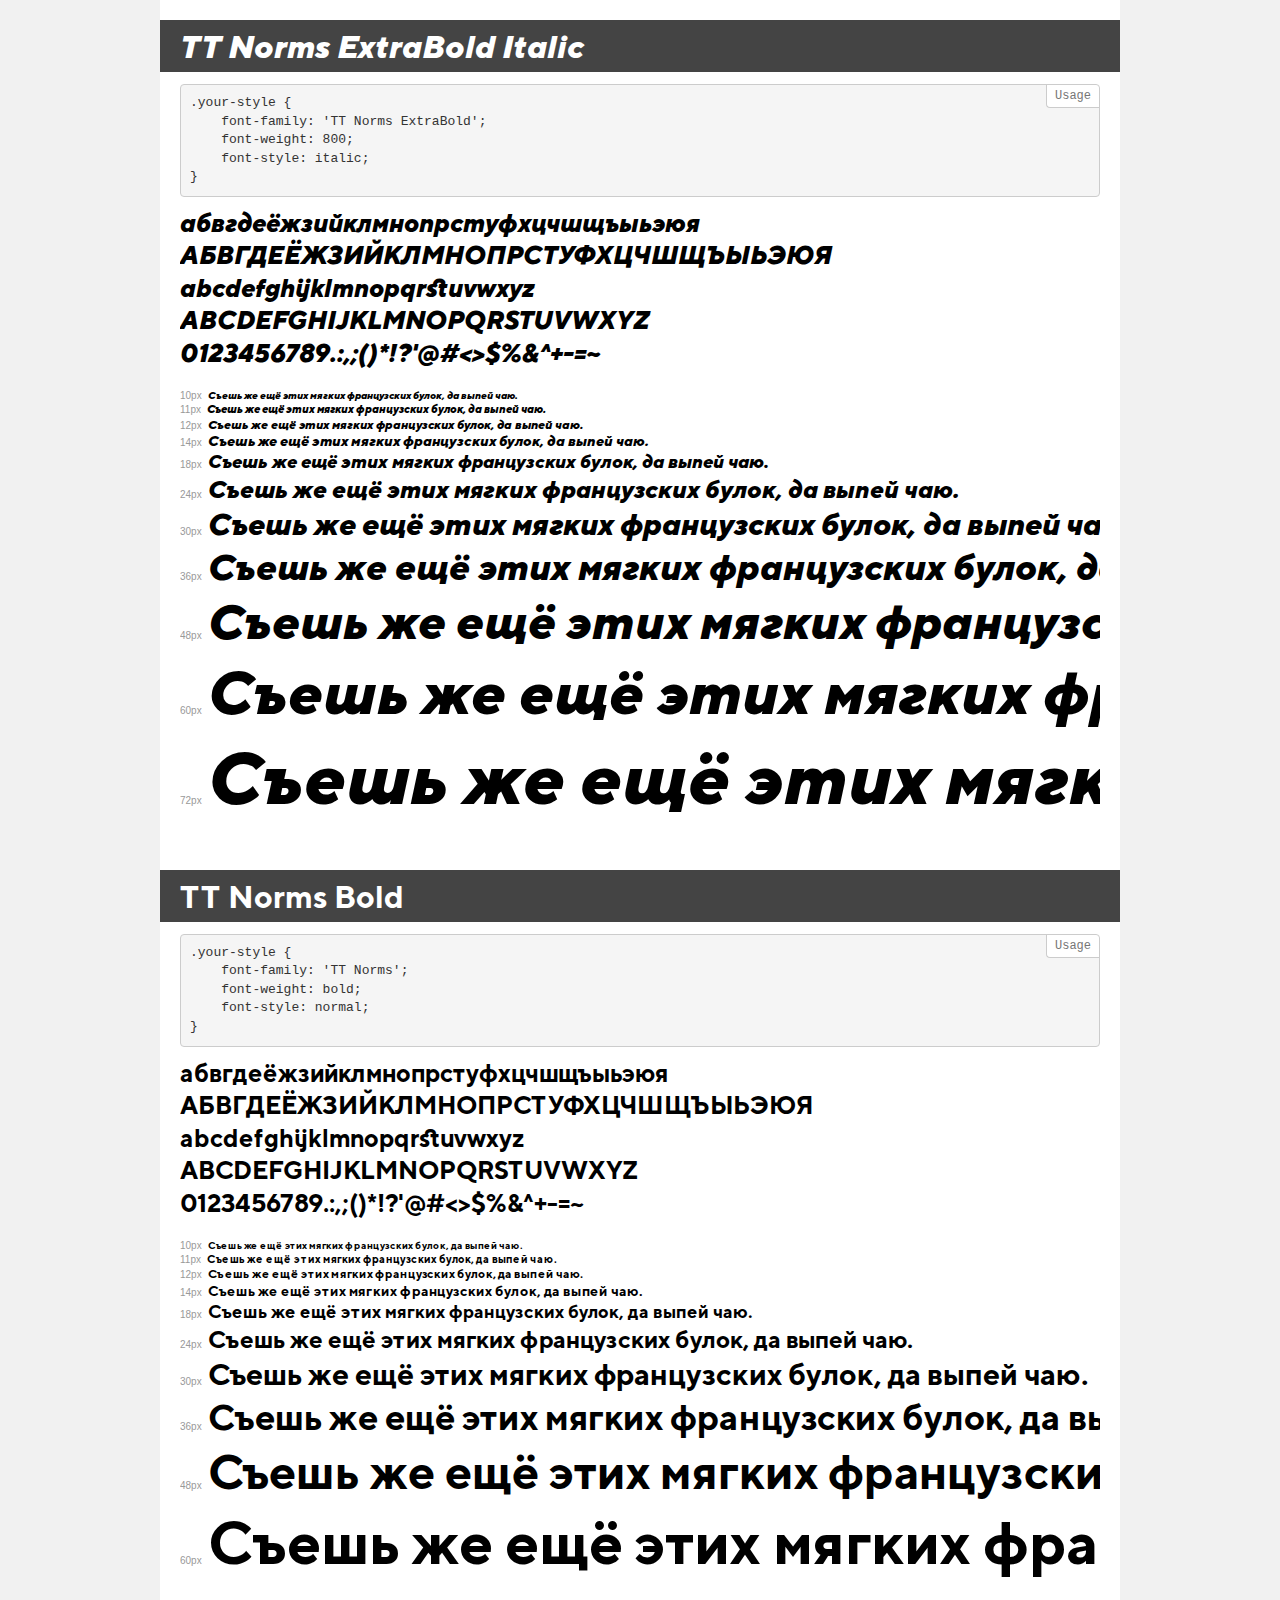
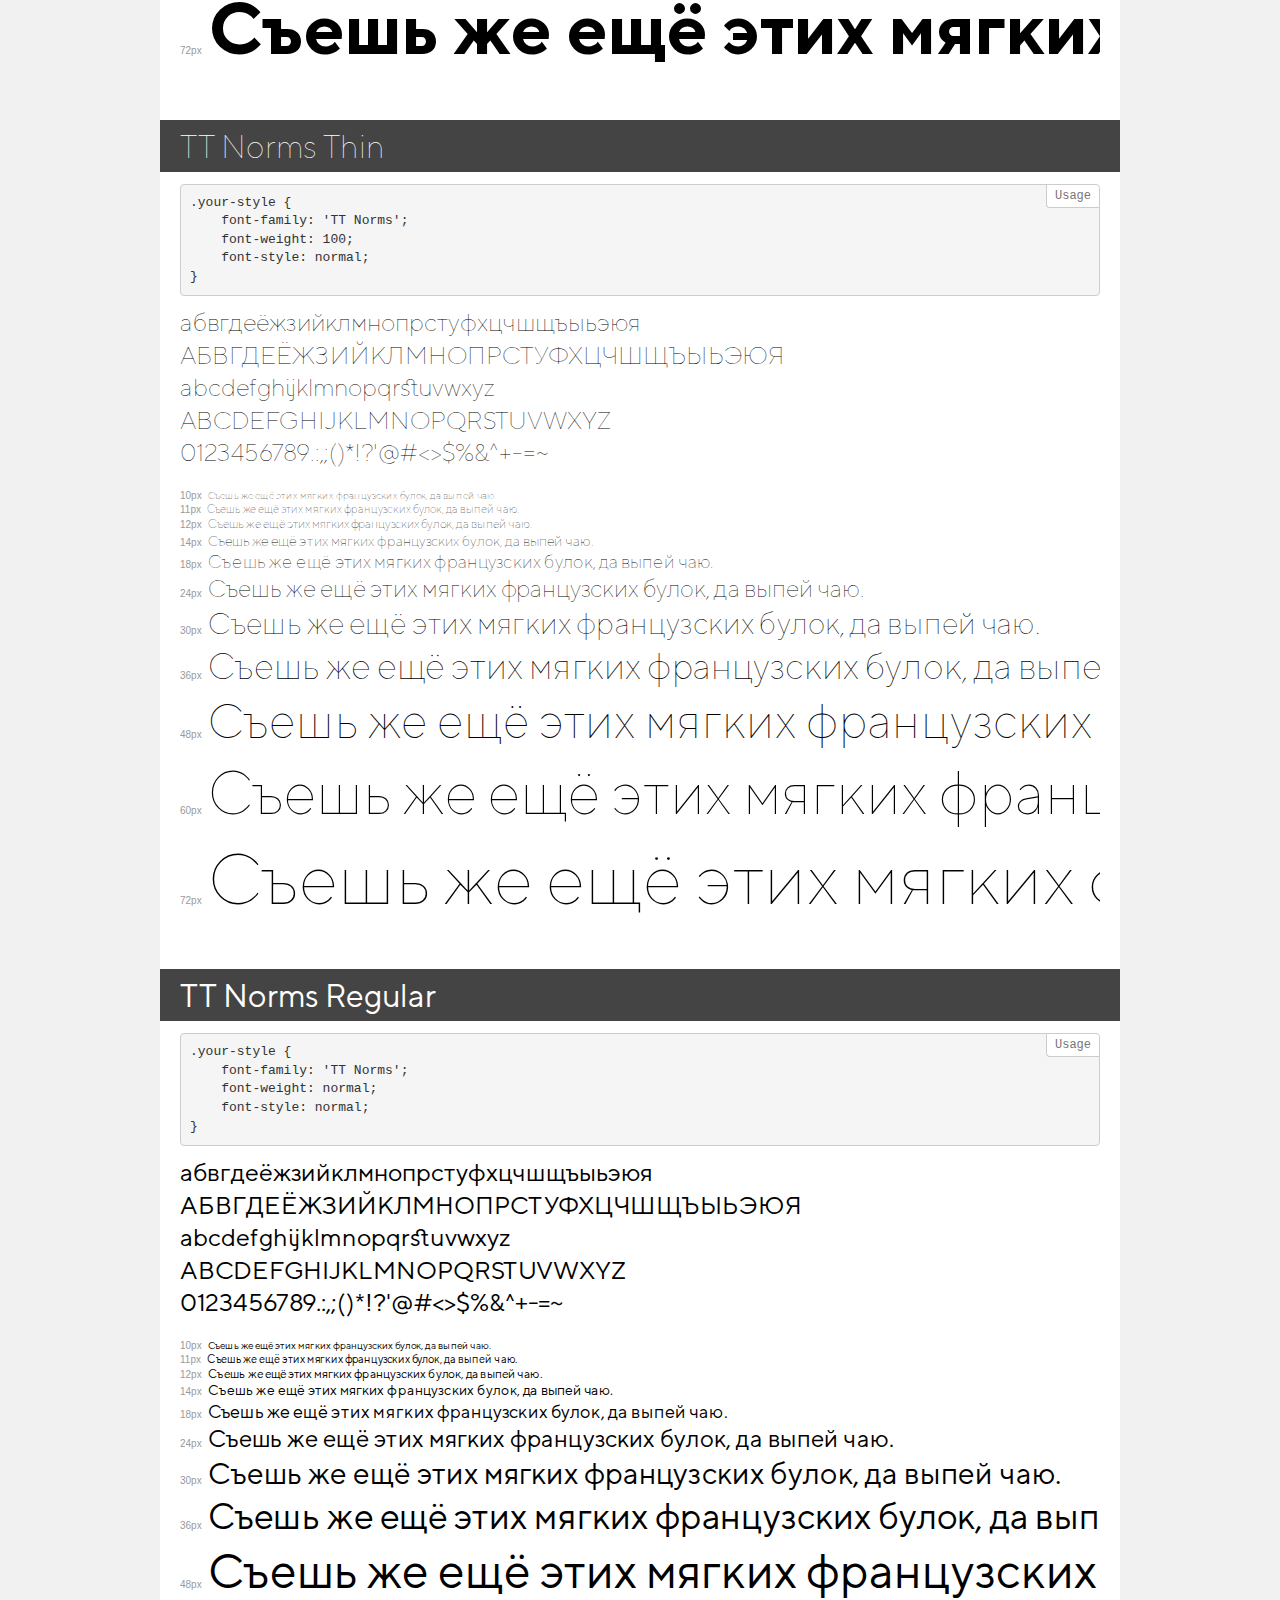
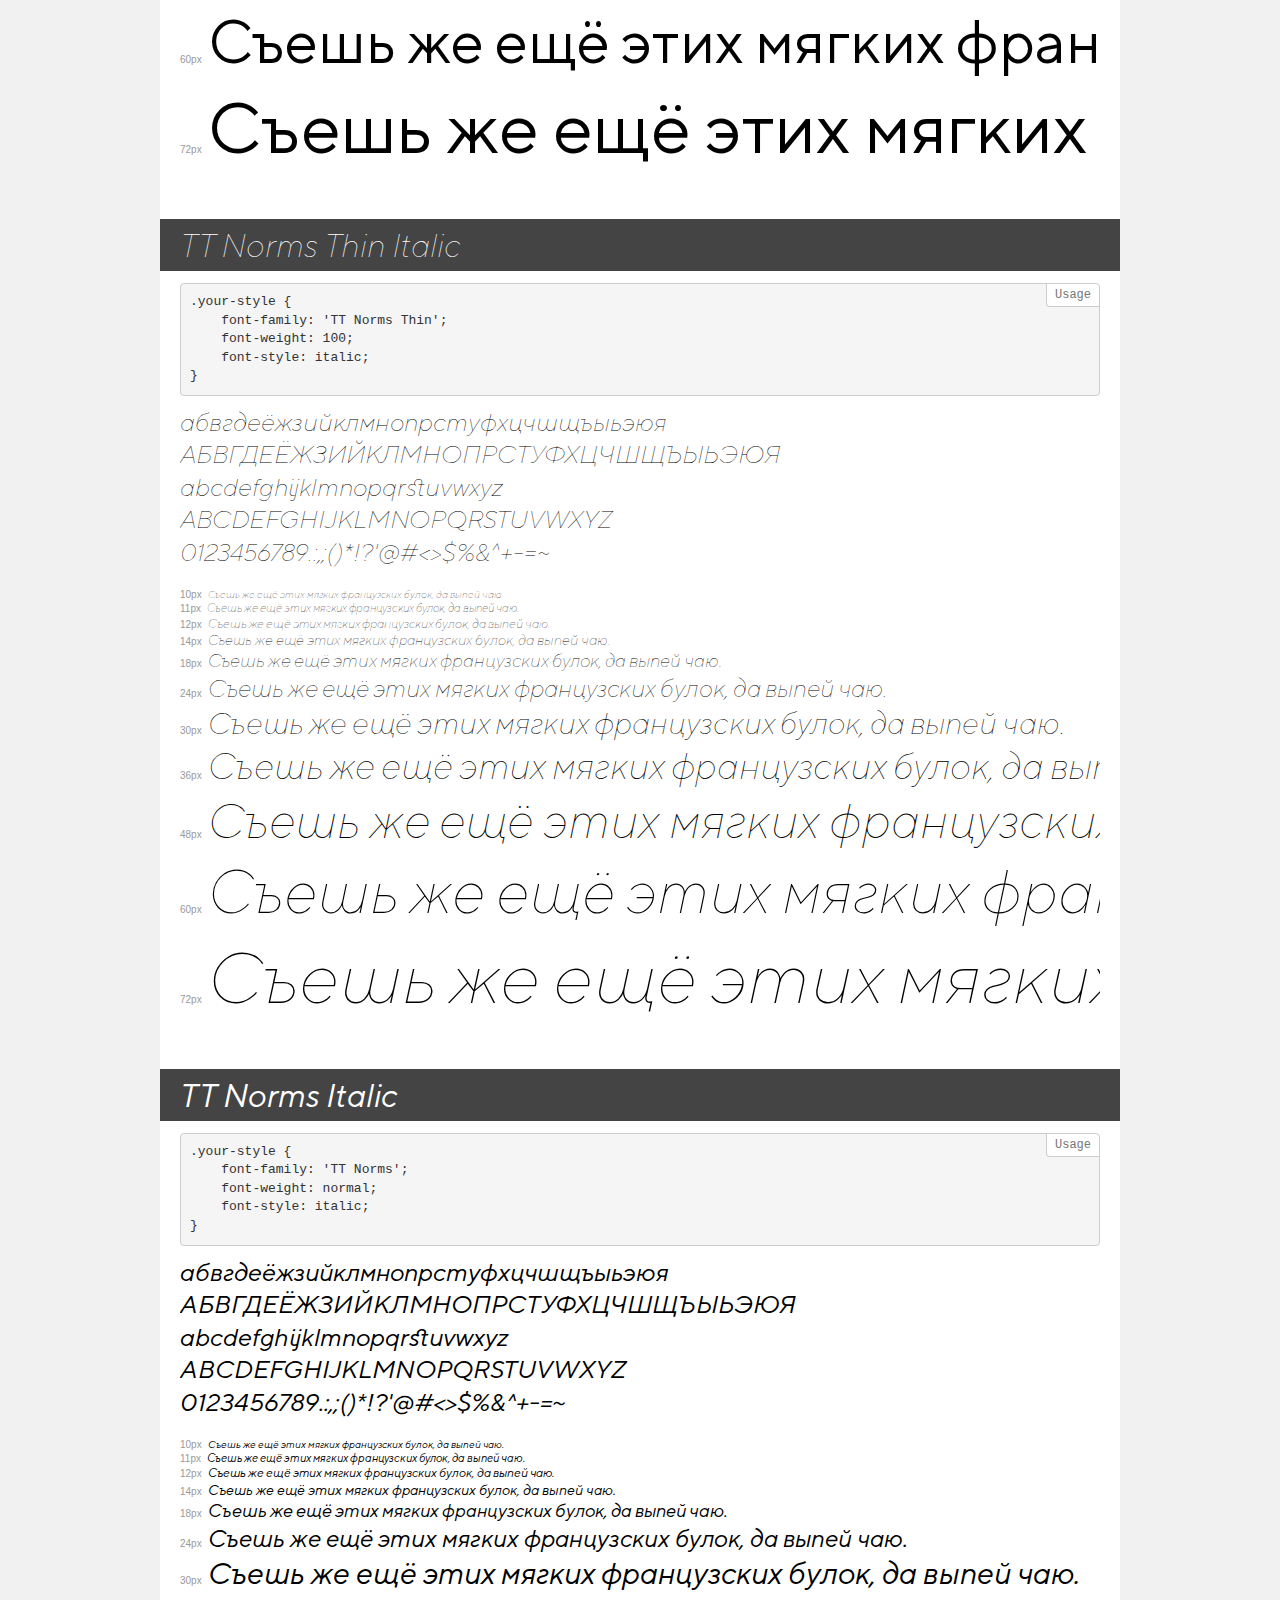
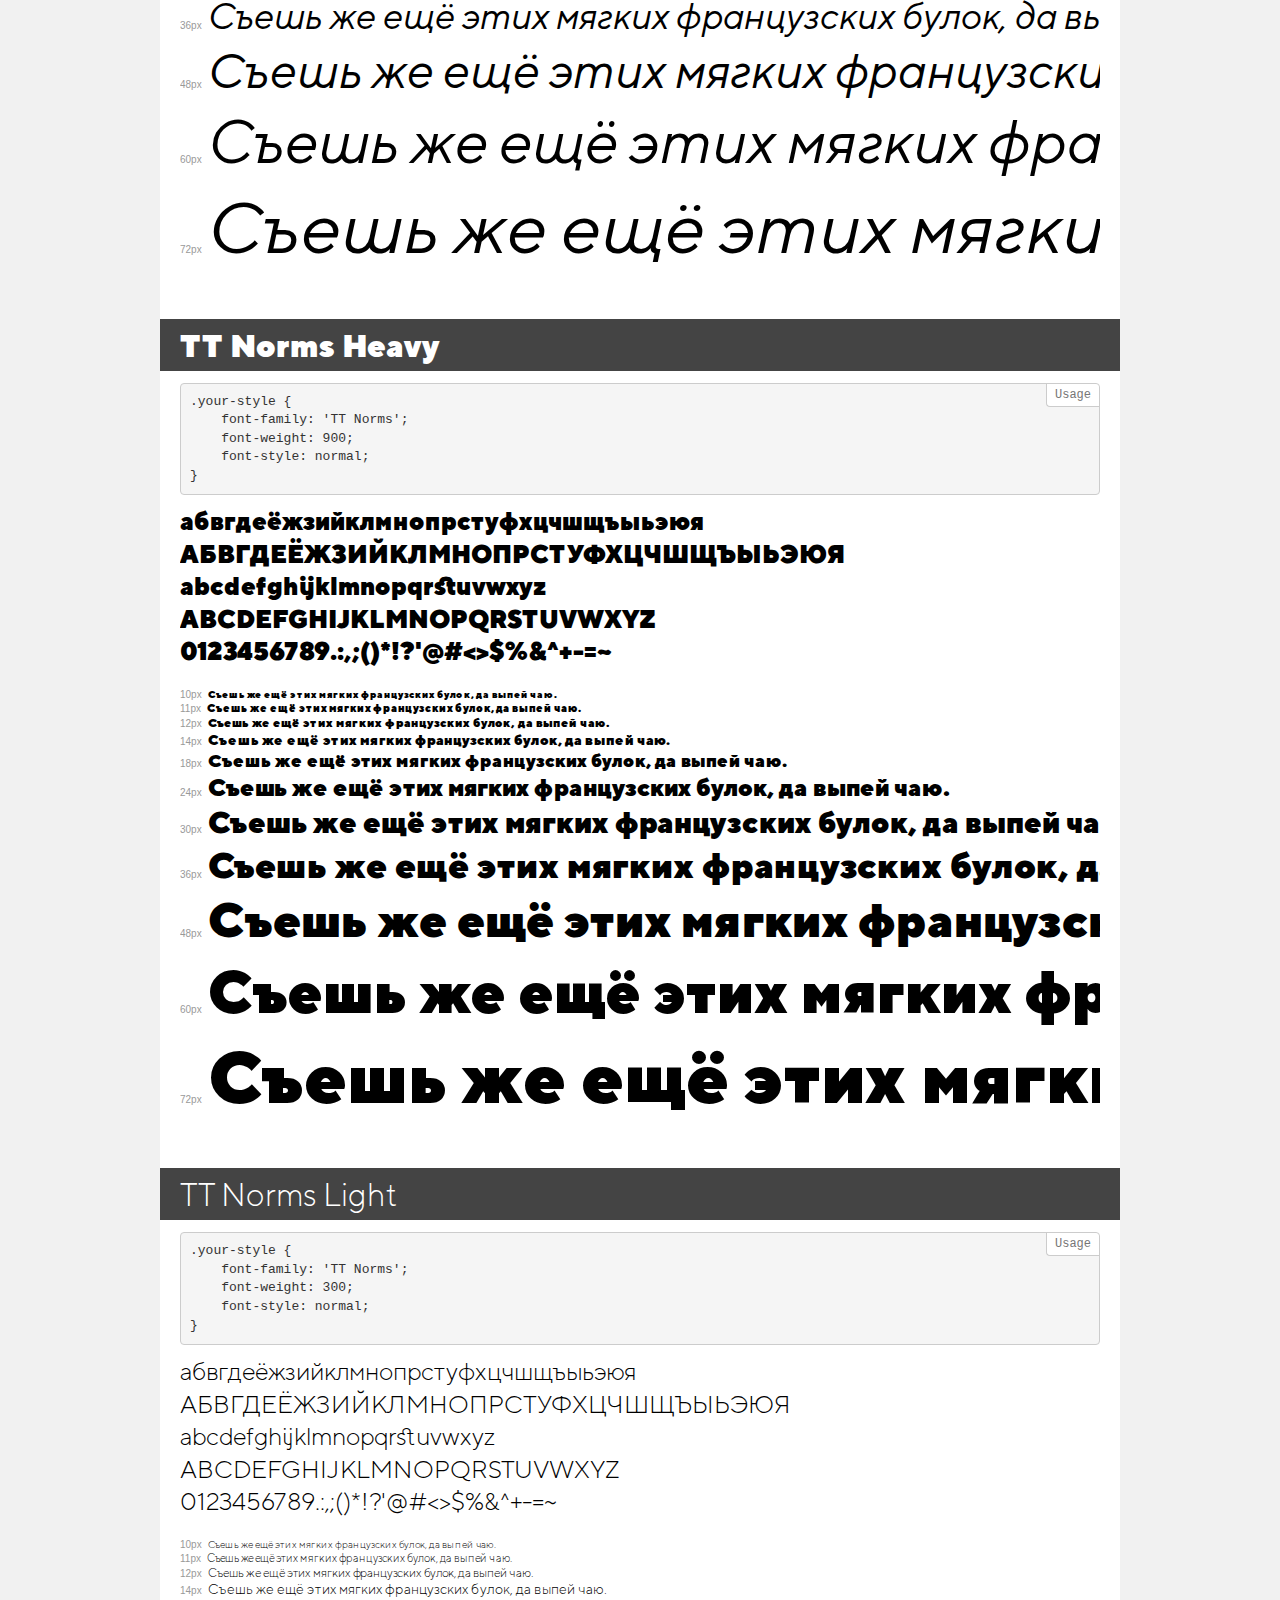
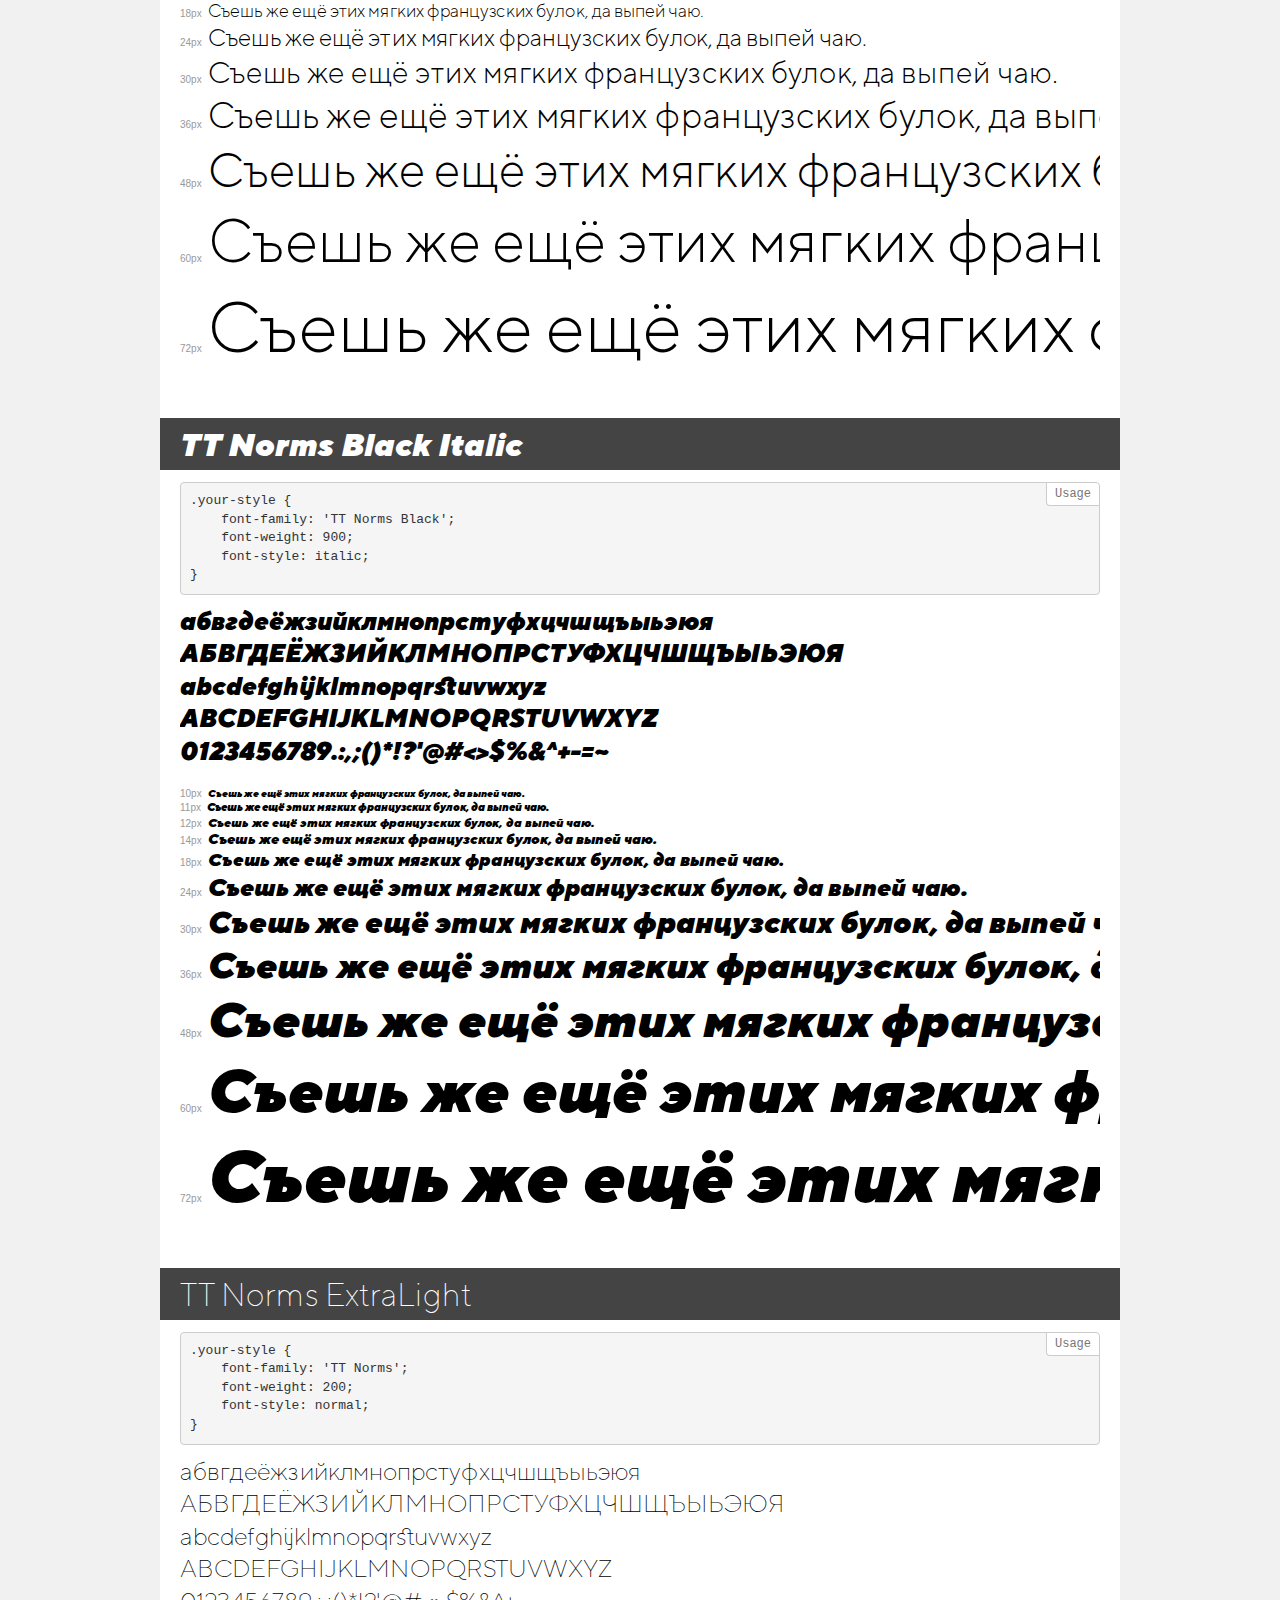
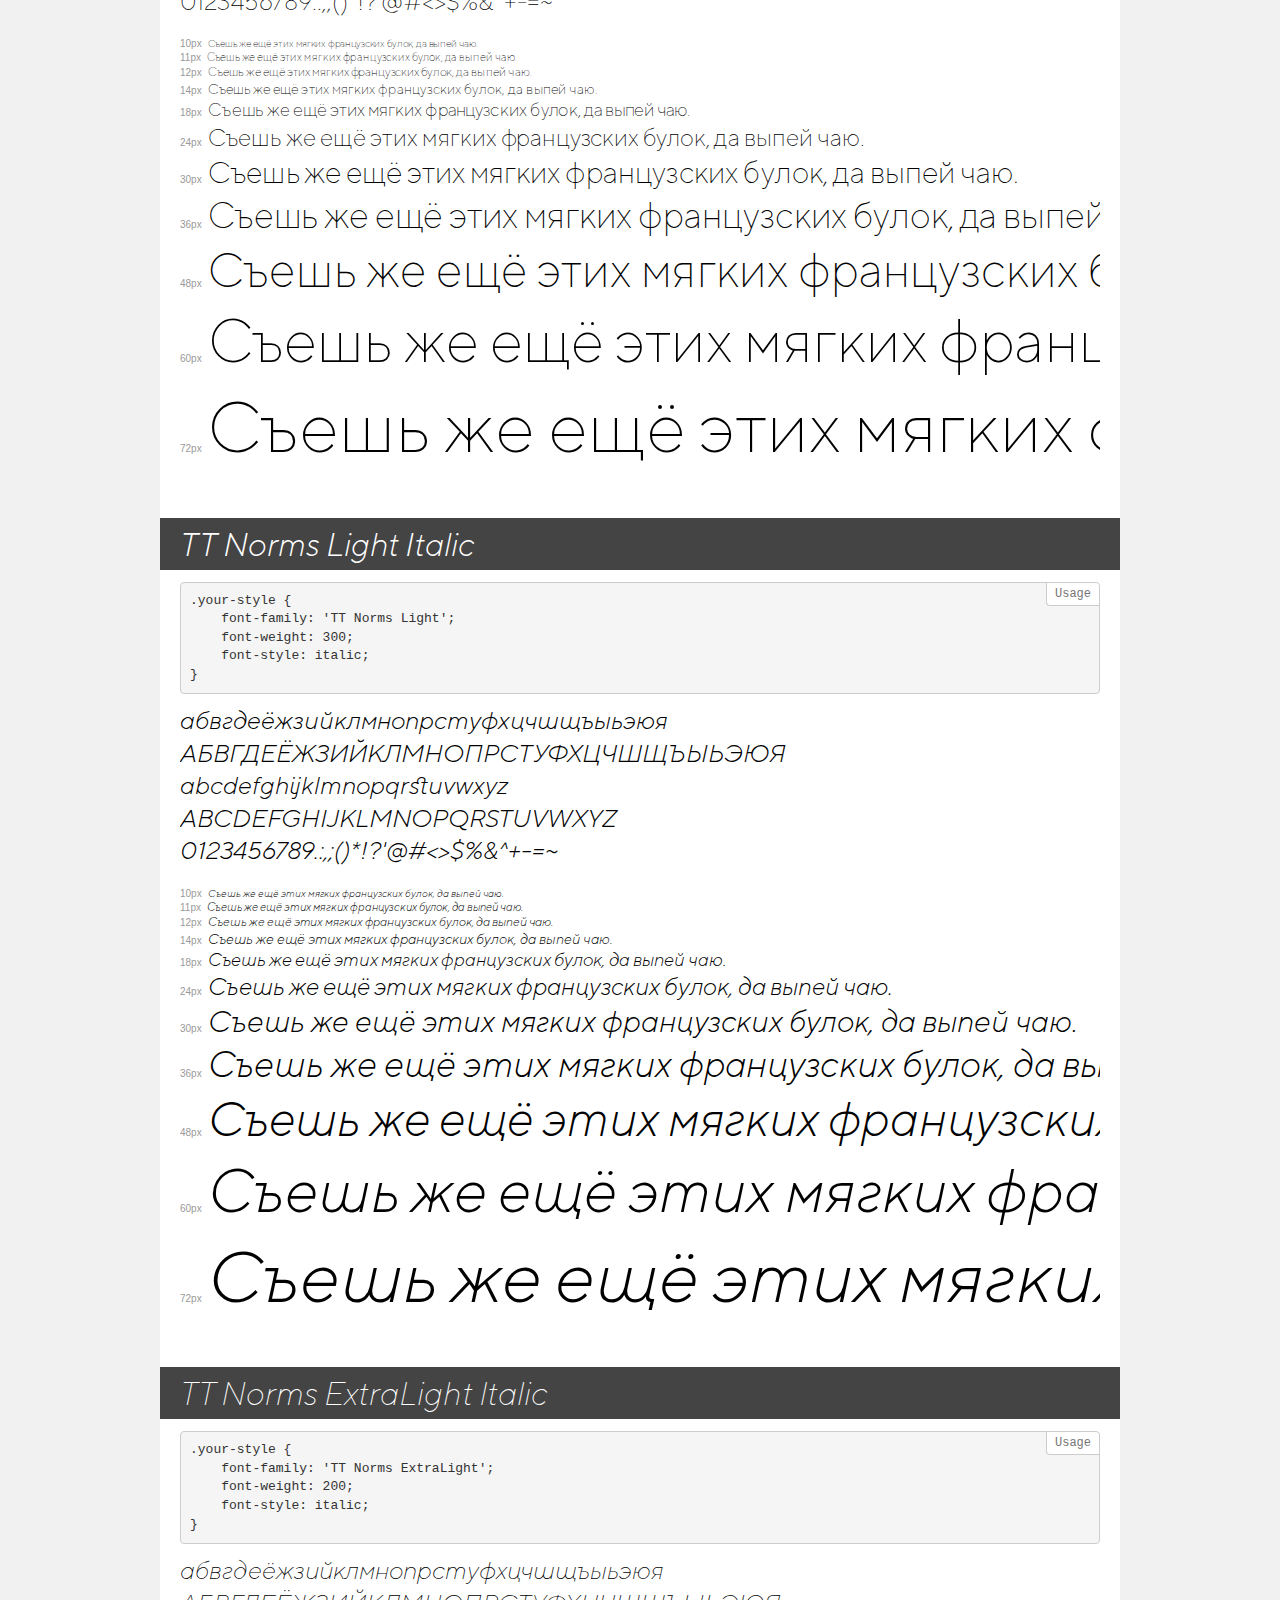
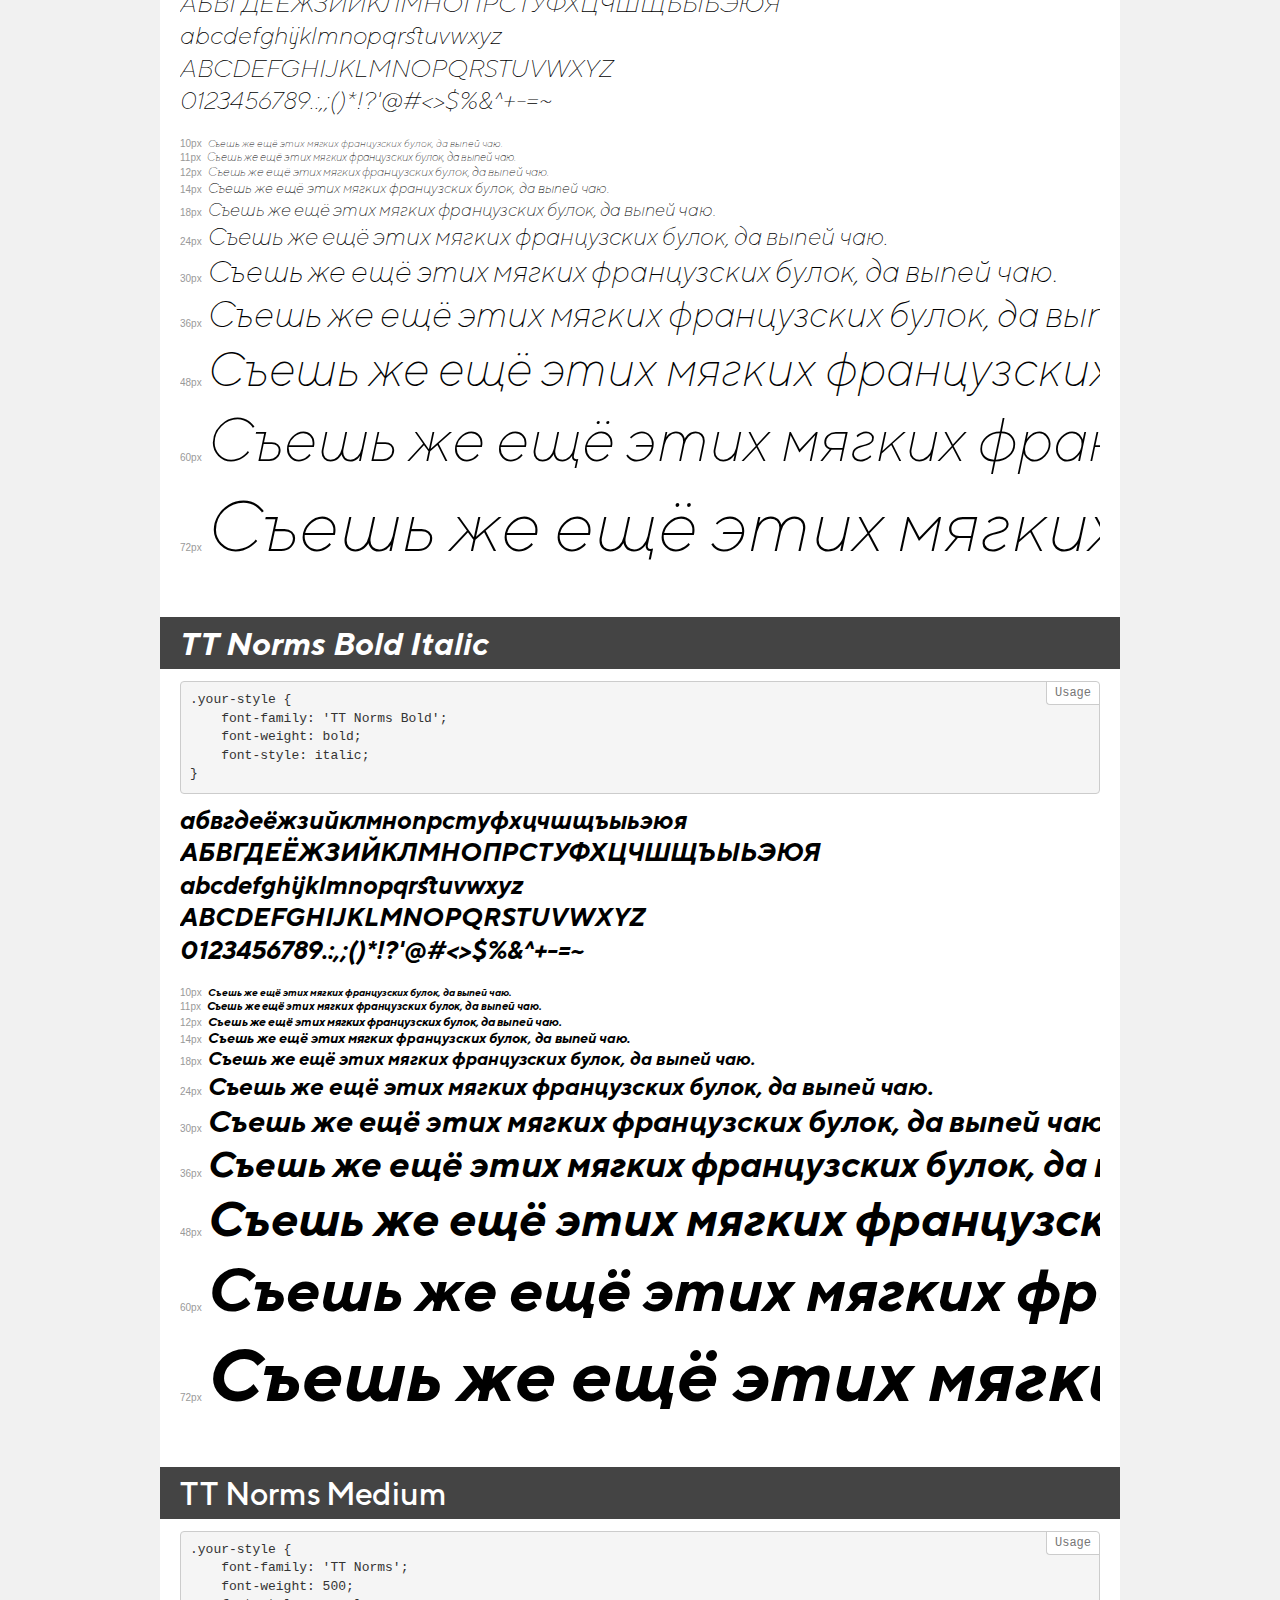
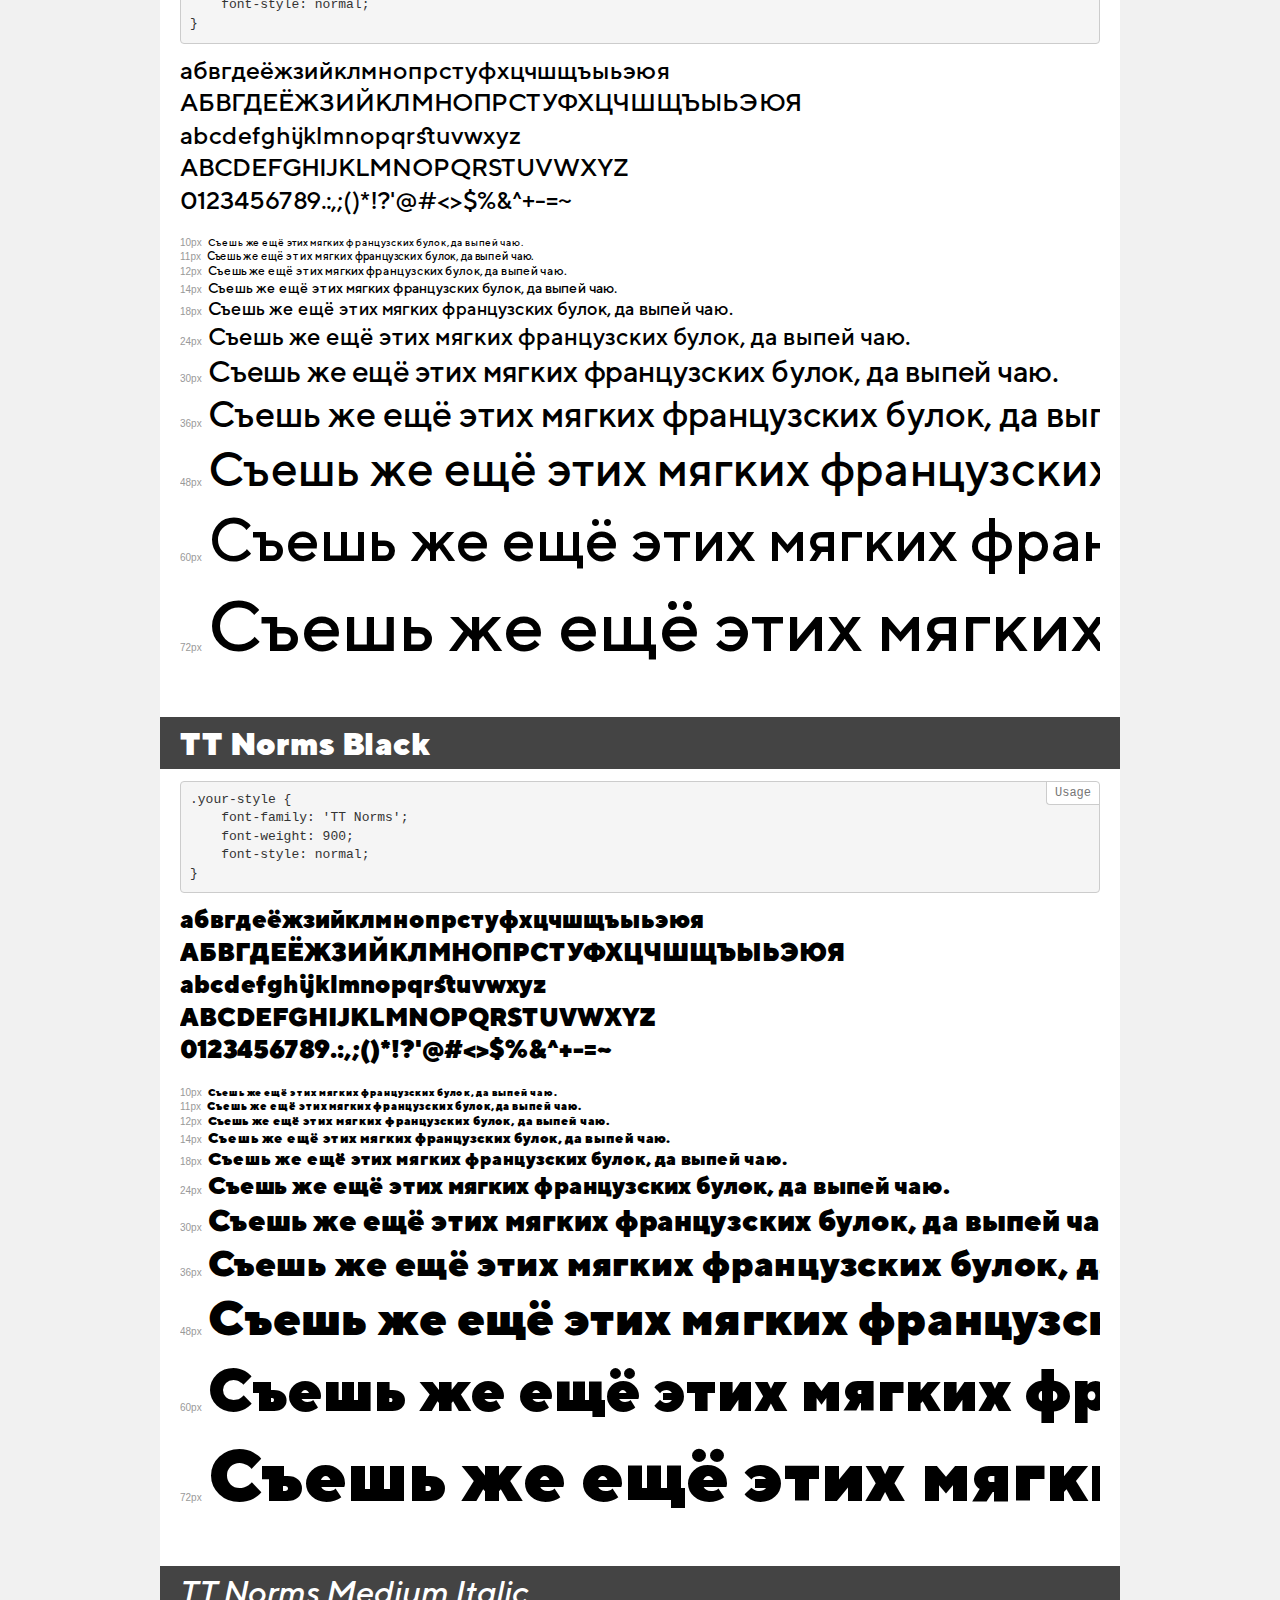
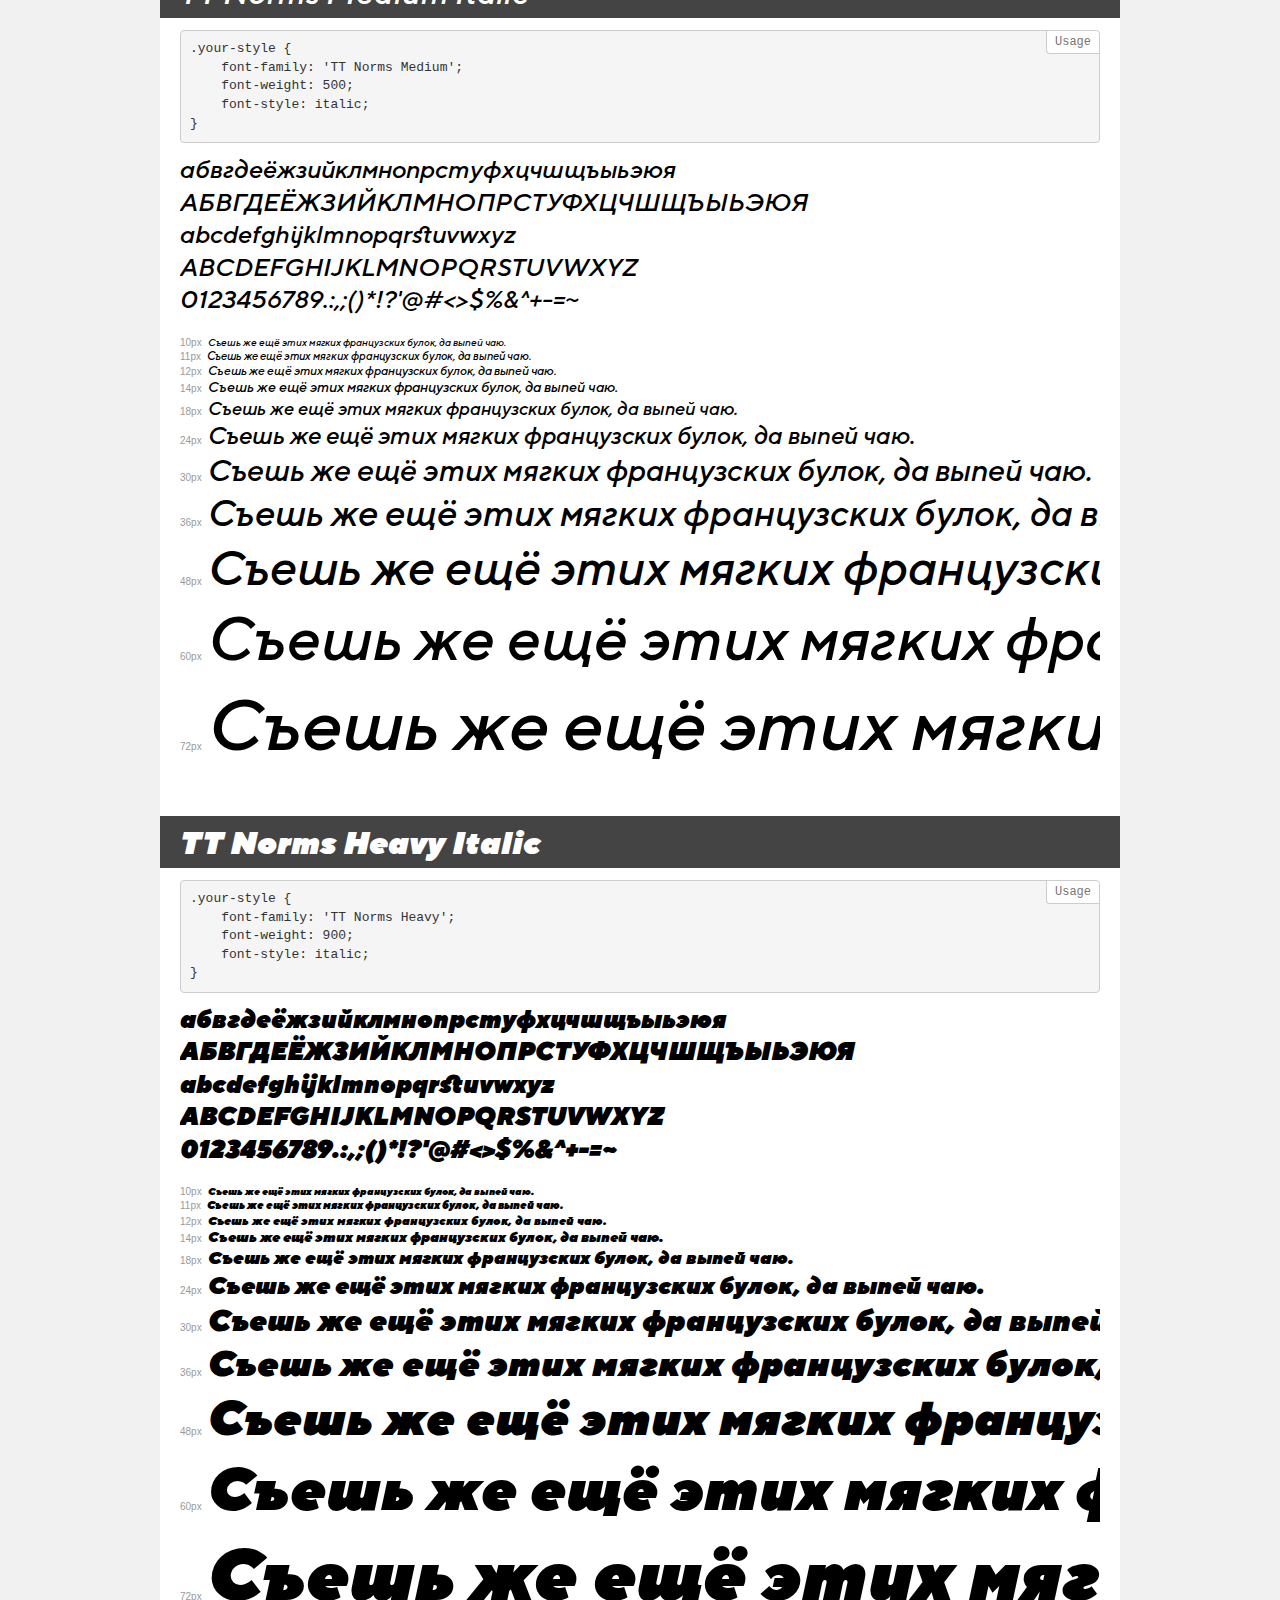
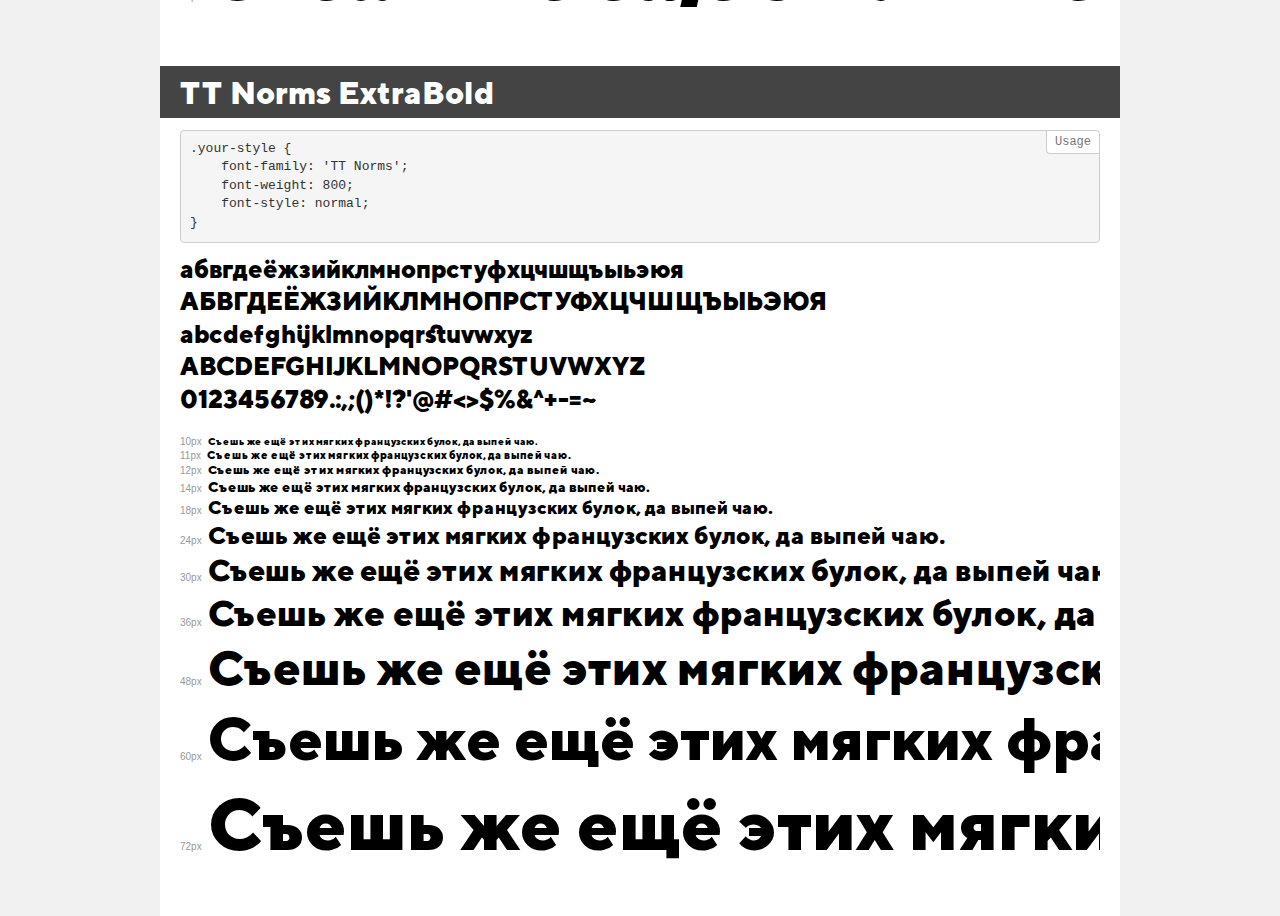
<file: fonts/demo.html>
<!DOCTYPE html>
<html>
<head>
    <meta charset="utf-8">
    <meta http-equiv="X-UA-Compatible" content="IE=edge">
    <meta name="viewport" content="width=device-width, initial-scale=1">
    <meta name="robots" content="noindex, noarchive">
    <title>Transfonter demo</title>
    <link href="stylesheet.css" rel="stylesheet">
    <style>
        /*
        http://meyerweb.com/eric/tools/css/reset/
        v2.0 | 20110126
        License: none (public domain)
        */
        html, body, div, span, applet, object, iframe,
        h1, h2, h3, h4, h5, h6, p, blockquote, pre,
        a, abbr, acronym, address, big, cite, code,
        del, dfn, em, img, ins, kbd, q, s, samp,
        small, strike, strong, sub, sup, tt, var,
        b, u, i, center,
        dl, dt, dd, ol, ul, li,
        fieldset, form, label, legend,
        table, caption, tbody, tfoot, thead, tr, th, td,
        article, aside, canvas, details, embed,
        figure, figcaption, footer, header, hgroup,
        menu, nav, output, ruby, section, summary,
        time, mark, audio, video {
            margin: 0;
            padding: 0;
            border: 0;
            font-size: 100%;
            font: inherit;
            vertical-align: baseline;
        }
        /* HTML5 display-role reset for older browsers */
        article, aside, details, figcaption, figure,
        footer, header, hgroup, menu, nav, section {
            display: block;
        }
        body {
            line-height: 1;
        }
        ol, ul {
            list-style: none;
        }
        blockquote, q {
            quotes: none;
        }
        blockquote:before, blockquote:after,
        q:before, q:after {
            content: '';
            content: none;
        }
        table {
            border-collapse: collapse;
            border-spacing: 0;
        }
        /* common styles */
        body {
            background: #f1f1f1;
            color: #000;
        }
        .page {
            background: #fff;
            width: 920px;
            margin: 0 auto;
            padding: 20px 20px 0 20px;
            overflow: hidden;
        }
        .font-container {
            overflow-x: auto;
            overflow-y: hidden;
            margin-bottom: 40px;
            line-height: 1.3;
            white-space: nowrap;
            padding-bottom: 5px;
        }
        h1 {
            position: relative;
            background: #444;
            font-size: 32px;
            color: #fff;
            padding: 10px 20px;
            margin: 0 -20px 12px -20px;
        }
        .letters {
            font-size: 25px;
            margin-bottom: 20px;
        }
        .s10:before {
            content: '10px';
        }
        .s11:before {
            content: '11px';
        }
        .s12:before {
            content: '12px';
        }
        .s14:before {
            content: '14px';
        }
        .s18:before {
            content: '18px';
        }
        .s24:before {
            content: '24px';
        }
        .s30:before {
            content: '30px';
        }
        .s36:before {
            content: '36px';
        }
        .s48:before {
            content: '48px';
        }
        .s60:before {
            content: '60px';
        }
        .s72:before {
            content: '72px';
        }
        .s10:before, .s11:before, .s12:before, .s14:before,
        .s18:before, .s24:before, .s30:before, .s36:before,
        .s48:before, .s60:before, .s72:before {
            font-family: Arial, sans-serif;
            font-size: 10px;
            font-weight: normal;
            font-style: normal;
            color: #999;
            padding-right: 6px;
        }
        pre {
            display: block;
            position: relative;
            padding: 9px;
            margin: 0 0 10px;
            font-family: Monaco, Menlo, Consolas, "Courier New", monospace !important;
            font-size: 13px;
            line-height: 1.428571429;
            color: #333;
            font-weight: normal !important;
            font-style: normal !important;
            background-color: #f5f5f5;
            border: 1px solid #ccc;
            overflow-x: auto;
            border-radius: 4px;
        }
        pre:after {
            display: block;
            position: absolute;
            right: 0;
            top: 0;
            content: 'Usage';
            line-height: 1;
            padding: 5px 8px;
            font-size: 12px;
            color: #767676;
            background-color: #fff;
            border: 1px solid #ccc;
            border-right: none;
            border-top: none;
            border-radius: 0 4px 0 4px;
            z-index: 10;
        }
        /* responsive */
        @media (max-width: 959px) {
            .page {
                width: auto;
                margin: 0;
            }
        }
    </style>
</head>
<body>
<div class="page">
    <div class="demo" style="font-family: 'TT Norms ExtraBold'; font-weight: 800; font-style: italic;">
        <h1>TT Norms ExtraBold Italic</h1>
        <pre>.your-style {
    font-family: 'TT Norms ExtraBold';
    font-weight: 800;
    font-style: italic;
}</pre>
        <div class="font-container">
            <p class="letters">
                абвгдеёжзийклмнопрстуфхцчшщъыьэюя<br>
АБВГДЕЁЖЗИЙКЛМНОПРСТУФХЦЧШЩЪЫЬЭЮЯ<br>
abcdefghijklmnopqrstuvwxyz<br>
ABCDEFGHIJKLMNOPQRSTUVWXYZ<br>
                0123456789.:,;()*!?'@#<>$%&^+-=~
            </p>
            <p class="s10" style="font-size: 10px;">Съешь же ещё этих мягких французских булок, да выпей чаю.</p>
            <p class="s11" style="font-size: 11px;">Съешь же ещё этих мягких французских булок, да выпей чаю.</p>
            <p class="s12" style="font-size: 12px;">Съешь же ещё этих мягких французских булок, да выпей чаю.</p>
            <p class="s14" style="font-size: 14px;">Съешь же ещё этих мягких французских булок, да выпей чаю.</p>
            <p class="s18" style="font-size: 18px;">Съешь же ещё этих мягких французских булок, да выпей чаю.</p>
            <p class="s24" style="font-size: 24px;">Съешь же ещё этих мягких французских булок, да выпей чаю.</p>
            <p class="s30" style="font-size: 30px;">Съешь же ещё этих мягких французских булок, да выпей чаю.</p>
            <p class="s36" style="font-size: 36px;">Съешь же ещё этих мягких французских булок, да выпей чаю.</p>
            <p class="s48" style="font-size: 48px;">Съешь же ещё этих мягких французских булок, да выпей чаю.</p>
            <p class="s60" style="font-size: 60px;">Съешь же ещё этих мягких французских булок, да выпей чаю.</p>
            <p class="s72" style="font-size: 72px;">Съешь же ещё этих мягких французских булок, да выпей чаю.</p>
        </div>
    </div>
    <div class="demo" style="font-family: 'TT Norms'; font-weight: bold; font-style: normal;">
        <h1>TT Norms Bold</h1>
        <pre>.your-style {
    font-family: 'TT Norms';
    font-weight: bold;
    font-style: normal;
}</pre>
        <div class="font-container">
            <p class="letters">
                абвгдеёжзийклмнопрстуфхцчшщъыьэюя<br>
АБВГДЕЁЖЗИЙКЛМНОПРСТУФХЦЧШЩЪЫЬЭЮЯ<br>
abcdefghijklmnopqrstuvwxyz<br>
ABCDEFGHIJKLMNOPQRSTUVWXYZ<br>
                0123456789.:,;()*!?'@#<>$%&^+-=~
            </p>
            <p class="s10" style="font-size: 10px;">Съешь же ещё этих мягких французских булок, да выпей чаю.</p>
            <p class="s11" style="font-size: 11px;">Съешь же ещё этих мягких французских булок, да выпей чаю.</p>
            <p class="s12" style="font-size: 12px;">Съешь же ещё этих мягких французских булок, да выпей чаю.</p>
            <p class="s14" style="font-size: 14px;">Съешь же ещё этих мягких французских булок, да выпей чаю.</p>
            <p class="s18" style="font-size: 18px;">Съешь же ещё этих мягких французских булок, да выпей чаю.</p>
            <p class="s24" style="font-size: 24px;">Съешь же ещё этих мягких французских булок, да выпей чаю.</p>
            <p class="s30" style="font-size: 30px;">Съешь же ещё этих мягких французских булок, да выпей чаю.</p>
            <p class="s36" style="font-size: 36px;">Съешь же ещё этих мягких французских булок, да выпей чаю.</p>
            <p class="s48" style="font-size: 48px;">Съешь же ещё этих мягких французских булок, да выпей чаю.</p>
            <p class="s60" style="font-size: 60px;">Съешь же ещё этих мягких французских булок, да выпей чаю.</p>
            <p class="s72" style="font-size: 72px;">Съешь же ещё этих мягких французских булок, да выпей чаю.</p>
        </div>
    </div>
    <div class="demo" style="font-family: 'TT Norms'; font-weight: 100; font-style: normal;">
        <h1>TT Norms Thin</h1>
        <pre>.your-style {
    font-family: 'TT Norms';
    font-weight: 100;
    font-style: normal;
}</pre>
        <div class="font-container">
            <p class="letters">
                абвгдеёжзийклмнопрстуфхцчшщъыьэюя<br>
АБВГДЕЁЖЗИЙКЛМНОПРСТУФХЦЧШЩЪЫЬЭЮЯ<br>
abcdefghijklmnopqrstuvwxyz<br>
ABCDEFGHIJKLMNOPQRSTUVWXYZ<br>
                0123456789.:,;()*!?'@#<>$%&^+-=~
            </p>
            <p class="s10" style="font-size: 10px;">Съешь же ещё этих мягких французских булок, да выпей чаю.</p>
            <p class="s11" style="font-size: 11px;">Съешь же ещё этих мягких французских булок, да выпей чаю.</p>
            <p class="s12" style="font-size: 12px;">Съешь же ещё этих мягких французских булок, да выпей чаю.</p>
            <p class="s14" style="font-size: 14px;">Съешь же ещё этих мягких французских булок, да выпей чаю.</p>
            <p class="s18" style="font-size: 18px;">Съешь же ещё этих мягких французских булок, да выпей чаю.</p>
            <p class="s24" style="font-size: 24px;">Съешь же ещё этих мягких французских булок, да выпей чаю.</p>
            <p class="s30" style="font-size: 30px;">Съешь же ещё этих мягких французских булок, да выпей чаю.</p>
            <p class="s36" style="font-size: 36px;">Съешь же ещё этих мягких французских булок, да выпей чаю.</p>
            <p class="s48" style="font-size: 48px;">Съешь же ещё этих мягких французских булок, да выпей чаю.</p>
            <p class="s60" style="font-size: 60px;">Съешь же ещё этих мягких французских булок, да выпей чаю.</p>
            <p class="s72" style="font-size: 72px;">Съешь же ещё этих мягких французских булок, да выпей чаю.</p>
        </div>
    </div>
    <div class="demo" style="font-family: 'TT Norms'; font-weight: normal; font-style: normal;">
        <h1>TT Norms Regular</h1>
        <pre>.your-style {
    font-family: 'TT Norms';
    font-weight: normal;
    font-style: normal;
}</pre>
        <div class="font-container">
            <p class="letters">
                абвгдеёжзийклмнопрстуфхцчшщъыьэюя<br>
АБВГДЕЁЖЗИЙКЛМНОПРСТУФХЦЧШЩЪЫЬЭЮЯ<br>
abcdefghijklmnopqrstuvwxyz<br>
ABCDEFGHIJKLMNOPQRSTUVWXYZ<br>
                0123456789.:,;()*!?'@#<>$%&^+-=~
            </p>
            <p class="s10" style="font-size: 10px;">Съешь же ещё этих мягких французских булок, да выпей чаю.</p>
            <p class="s11" style="font-size: 11px;">Съешь же ещё этих мягких французских булок, да выпей чаю.</p>
            <p class="s12" style="font-size: 12px;">Съешь же ещё этих мягких французских булок, да выпей чаю.</p>
            <p class="s14" style="font-size: 14px;">Съешь же ещё этих мягких французских булок, да выпей чаю.</p>
            <p class="s18" style="font-size: 18px;">Съешь же ещё этих мягких французских булок, да выпей чаю.</p>
            <p class="s24" style="font-size: 24px;">Съешь же ещё этих мягких французских булок, да выпей чаю.</p>
            <p class="s30" style="font-size: 30px;">Съешь же ещё этих мягких французских булок, да выпей чаю.</p>
            <p class="s36" style="font-size: 36px;">Съешь же ещё этих мягких французских булок, да выпей чаю.</p>
            <p class="s48" style="font-size: 48px;">Съешь же ещё этих мягких французских булок, да выпей чаю.</p>
            <p class="s60" style="font-size: 60px;">Съешь же ещё этих мягких французских булок, да выпей чаю.</p>
            <p class="s72" style="font-size: 72px;">Съешь же ещё этих мягких французских булок, да выпей чаю.</p>
        </div>
    </div>
    <div class="demo" style="font-family: 'TT Norms Thin'; font-weight: 100; font-style: italic;">
        <h1>TT Norms Thin Italic</h1>
        <pre>.your-style {
    font-family: 'TT Norms Thin';
    font-weight: 100;
    font-style: italic;
}</pre>
        <div class="font-container">
            <p class="letters">
                абвгдеёжзийклмнопрстуфхцчшщъыьэюя<br>
АБВГДЕЁЖЗИЙКЛМНОПРСТУФХЦЧШЩЪЫЬЭЮЯ<br>
abcdefghijklmnopqrstuvwxyz<br>
ABCDEFGHIJKLMNOPQRSTUVWXYZ<br>
                0123456789.:,;()*!?'@#<>$%&^+-=~
            </p>
            <p class="s10" style="font-size: 10px;">Съешь же ещё этих мягких французских булок, да выпей чаю.</p>
            <p class="s11" style="font-size: 11px;">Съешь же ещё этих мягких французских булок, да выпей чаю.</p>
            <p class="s12" style="font-size: 12px;">Съешь же ещё этих мягких французских булок, да выпей чаю.</p>
            <p class="s14" style="font-size: 14px;">Съешь же ещё этих мягких французских булок, да выпей чаю.</p>
            <p class="s18" style="font-size: 18px;">Съешь же ещё этих мягких французских булок, да выпей чаю.</p>
            <p class="s24" style="font-size: 24px;">Съешь же ещё этих мягких французских булок, да выпей чаю.</p>
            <p class="s30" style="font-size: 30px;">Съешь же ещё этих мягких французских булок, да выпей чаю.</p>
            <p class="s36" style="font-size: 36px;">Съешь же ещё этих мягких французских булок, да выпей чаю.</p>
            <p class="s48" style="font-size: 48px;">Съешь же ещё этих мягких французских булок, да выпей чаю.</p>
            <p class="s60" style="font-size: 60px;">Съешь же ещё этих мягких французских булок, да выпей чаю.</p>
            <p class="s72" style="font-size: 72px;">Съешь же ещё этих мягких французских булок, да выпей чаю.</p>
        </div>
    </div>
    <div class="demo" style="font-family: 'TT Norms'; font-weight: normal; font-style: italic;">
        <h1>TT Norms Italic</h1>
        <pre>.your-style {
    font-family: 'TT Norms';
    font-weight: normal;
    font-style: italic;
}</pre>
        <div class="font-container">
            <p class="letters">
                абвгдеёжзийклмнопрстуфхцчшщъыьэюя<br>
АБВГДЕЁЖЗИЙКЛМНОПРСТУФХЦЧШЩЪЫЬЭЮЯ<br>
abcdefghijklmnopqrstuvwxyz<br>
ABCDEFGHIJKLMNOPQRSTUVWXYZ<br>
                0123456789.:,;()*!?'@#<>$%&^+-=~
            </p>
            <p class="s10" style="font-size: 10px;">Съешь же ещё этих мягких французских булок, да выпей чаю.</p>
            <p class="s11" style="font-size: 11px;">Съешь же ещё этих мягких французских булок, да выпей чаю.</p>
            <p class="s12" style="font-size: 12px;">Съешь же ещё этих мягких французских булок, да выпей чаю.</p>
            <p class="s14" style="font-size: 14px;">Съешь же ещё этих мягких французских булок, да выпей чаю.</p>
            <p class="s18" style="font-size: 18px;">Съешь же ещё этих мягких французских булок, да выпей чаю.</p>
            <p class="s24" style="font-size: 24px;">Съешь же ещё этих мягких французских булок, да выпей чаю.</p>
            <p class="s30" style="font-size: 30px;">Съешь же ещё этих мягких французских булок, да выпей чаю.</p>
            <p class="s36" style="font-size: 36px;">Съешь же ещё этих мягких французских булок, да выпей чаю.</p>
            <p class="s48" style="font-size: 48px;">Съешь же ещё этих мягких французских булок, да выпей чаю.</p>
            <p class="s60" style="font-size: 60px;">Съешь же ещё этих мягких французских булок, да выпей чаю.</p>
            <p class="s72" style="font-size: 72px;">Съешь же ещё этих мягких французских булок, да выпей чаю.</p>
        </div>
    </div>
    <div class="demo" style="font-family: 'TT Norms'; font-weight: 900; font-style: normal;">
        <h1>TT Norms Heavy</h1>
        <pre>.your-style {
    font-family: 'TT Norms';
    font-weight: 900;
    font-style: normal;
}</pre>
        <div class="font-container">
            <p class="letters">
                абвгдеёжзийклмнопрстуфхцчшщъыьэюя<br>
АБВГДЕЁЖЗИЙКЛМНОПРСТУФХЦЧШЩЪЫЬЭЮЯ<br>
abcdefghijklmnopqrstuvwxyz<br>
ABCDEFGHIJKLMNOPQRSTUVWXYZ<br>
                0123456789.:,;()*!?'@#<>$%&^+-=~
            </p>
            <p class="s10" style="font-size: 10px;">Съешь же ещё этих мягких французских булок, да выпей чаю.</p>
            <p class="s11" style="font-size: 11px;">Съешь же ещё этих мягких французских булок, да выпей чаю.</p>
            <p class="s12" style="font-size: 12px;">Съешь же ещё этих мягких французских булок, да выпей чаю.</p>
            <p class="s14" style="font-size: 14px;">Съешь же ещё этих мягких французских булок, да выпей чаю.</p>
            <p class="s18" style="font-size: 18px;">Съешь же ещё этих мягких французских булок, да выпей чаю.</p>
            <p class="s24" style="font-size: 24px;">Съешь же ещё этих мягких французских булок, да выпей чаю.</p>
            <p class="s30" style="font-size: 30px;">Съешь же ещё этих мягких французских булок, да выпей чаю.</p>
            <p class="s36" style="font-size: 36px;">Съешь же ещё этих мягких французских булок, да выпей чаю.</p>
            <p class="s48" style="font-size: 48px;">Съешь же ещё этих мягких французских булок, да выпей чаю.</p>
            <p class="s60" style="font-size: 60px;">Съешь же ещё этих мягких французских булок, да выпей чаю.</p>
            <p class="s72" style="font-size: 72px;">Съешь же ещё этих мягких французских булок, да выпей чаю.</p>
        </div>
    </div>
    <div class="demo" style="font-family: 'TT Norms'; font-weight: 300; font-style: normal;">
        <h1>TT Norms Light</h1>
        <pre>.your-style {
    font-family: 'TT Norms';
    font-weight: 300;
    font-style: normal;
}</pre>
        <div class="font-container">
            <p class="letters">
                абвгдеёжзийклмнопрстуфхцчшщъыьэюя<br>
АБВГДЕЁЖЗИЙКЛМНОПРСТУФХЦЧШЩЪЫЬЭЮЯ<br>
abcdefghijklmnopqrstuvwxyz<br>
ABCDEFGHIJKLMNOPQRSTUVWXYZ<br>
                0123456789.:,;()*!?'@#<>$%&^+-=~
            </p>
            <p class="s10" style="font-size: 10px;">Съешь же ещё этих мягких французских булок, да выпей чаю.</p>
            <p class="s11" style="font-size: 11px;">Съешь же ещё этих мягких французских булок, да выпей чаю.</p>
            <p class="s12" style="font-size: 12px;">Съешь же ещё этих мягких французских булок, да выпей чаю.</p>
            <p class="s14" style="font-size: 14px;">Съешь же ещё этих мягких французских булок, да выпей чаю.</p>
            <p class="s18" style="font-size: 18px;">Съешь же ещё этих мягких французских булок, да выпей чаю.</p>
            <p class="s24" style="font-size: 24px;">Съешь же ещё этих мягких французских булок, да выпей чаю.</p>
            <p class="s30" style="font-size: 30px;">Съешь же ещё этих мягких французских булок, да выпей чаю.</p>
            <p class="s36" style="font-size: 36px;">Съешь же ещё этих мягких французских булок, да выпей чаю.</p>
            <p class="s48" style="font-size: 48px;">Съешь же ещё этих мягких французских булок, да выпей чаю.</p>
            <p class="s60" style="font-size: 60px;">Съешь же ещё этих мягких французских булок, да выпей чаю.</p>
            <p class="s72" style="font-size: 72px;">Съешь же ещё этих мягких французских булок, да выпей чаю.</p>
        </div>
    </div>
    <div class="demo" style="font-family: 'TT Norms Black'; font-weight: 900; font-style: italic;">
        <h1>TT Norms Black Italic</h1>
        <pre>.your-style {
    font-family: 'TT Norms Black';
    font-weight: 900;
    font-style: italic;
}</pre>
        <div class="font-container">
            <p class="letters">
                абвгдеёжзийклмнопрстуфхцчшщъыьэюя<br>
АБВГДЕЁЖЗИЙКЛМНОПРСТУФХЦЧШЩЪЫЬЭЮЯ<br>
abcdefghijklmnopqrstuvwxyz<br>
ABCDEFGHIJKLMNOPQRSTUVWXYZ<br>
                0123456789.:,;()*!?'@#<>$%&^+-=~
            </p>
            <p class="s10" style="font-size: 10px;">Съешь же ещё этих мягких французских булок, да выпей чаю.</p>
            <p class="s11" style="font-size: 11px;">Съешь же ещё этих мягких французских булок, да выпей чаю.</p>
            <p class="s12" style="font-size: 12px;">Съешь же ещё этих мягких французских булок, да выпей чаю.</p>
            <p class="s14" style="font-size: 14px;">Съешь же ещё этих мягких французских булок, да выпей чаю.</p>
            <p class="s18" style="font-size: 18px;">Съешь же ещё этих мягких французских булок, да выпей чаю.</p>
            <p class="s24" style="font-size: 24px;">Съешь же ещё этих мягких французских булок, да выпей чаю.</p>
            <p class="s30" style="font-size: 30px;">Съешь же ещё этих мягких французских булок, да выпей чаю.</p>
            <p class="s36" style="font-size: 36px;">Съешь же ещё этих мягких французских булок, да выпей чаю.</p>
            <p class="s48" style="font-size: 48px;">Съешь же ещё этих мягких французских булок, да выпей чаю.</p>
            <p class="s60" style="font-size: 60px;">Съешь же ещё этих мягких французских булок, да выпей чаю.</p>
            <p class="s72" style="font-size: 72px;">Съешь же ещё этих мягких французских булок, да выпей чаю.</p>
        </div>
    </div>
    <div class="demo" style="font-family: 'TT Norms'; font-weight: 200; font-style: normal;">
        <h1>TT Norms ExtraLight</h1>
        <pre>.your-style {
    font-family: 'TT Norms';
    font-weight: 200;
    font-style: normal;
}</pre>
        <div class="font-container">
            <p class="letters">
                абвгдеёжзийклмнопрстуфхцчшщъыьэюя<br>
АБВГДЕЁЖЗИЙКЛМНОПРСТУФХЦЧШЩЪЫЬЭЮЯ<br>
abcdefghijklmnopqrstuvwxyz<br>
ABCDEFGHIJKLMNOPQRSTUVWXYZ<br>
                0123456789.:,;()*!?'@#<>$%&^+-=~
            </p>
            <p class="s10" style="font-size: 10px;">Съешь же ещё этих мягких французских булок, да выпей чаю.</p>
            <p class="s11" style="font-size: 11px;">Съешь же ещё этих мягких французских булок, да выпей чаю.</p>
            <p class="s12" style="font-size: 12px;">Съешь же ещё этих мягких французских булок, да выпей чаю.</p>
            <p class="s14" style="font-size: 14px;">Съешь же ещё этих мягких французских булок, да выпей чаю.</p>
            <p class="s18" style="font-size: 18px;">Съешь же ещё этих мягких французских булок, да выпей чаю.</p>
            <p class="s24" style="font-size: 24px;">Съешь же ещё этих мягких французских булок, да выпей чаю.</p>
            <p class="s30" style="font-size: 30px;">Съешь же ещё этих мягких французских булок, да выпей чаю.</p>
            <p class="s36" style="font-size: 36px;">Съешь же ещё этих мягких французских булок, да выпей чаю.</p>
            <p class="s48" style="font-size: 48px;">Съешь же ещё этих мягких французских булок, да выпей чаю.</p>
            <p class="s60" style="font-size: 60px;">Съешь же ещё этих мягких французских булок, да выпей чаю.</p>
            <p class="s72" style="font-size: 72px;">Съешь же ещё этих мягких французских булок, да выпей чаю.</p>
        </div>
    </div>
    <div class="demo" style="font-family: 'TT Norms Light'; font-weight: 300; font-style: italic;">
        <h1>TT Norms Light Italic</h1>
        <pre>.your-style {
    font-family: 'TT Norms Light';
    font-weight: 300;
    font-style: italic;
}</pre>
        <div class="font-container">
            <p class="letters">
                абвгдеёжзийклмнопрстуфхцчшщъыьэюя<br>
АБВГДЕЁЖЗИЙКЛМНОПРСТУФХЦЧШЩЪЫЬЭЮЯ<br>
abcdefghijklmnopqrstuvwxyz<br>
ABCDEFGHIJKLMNOPQRSTUVWXYZ<br>
                0123456789.:,;()*!?'@#<>$%&^+-=~
            </p>
            <p class="s10" style="font-size: 10px;">Съешь же ещё этих мягких французских булок, да выпей чаю.</p>
            <p class="s11" style="font-size: 11px;">Съешь же ещё этих мягких французских булок, да выпей чаю.</p>
            <p class="s12" style="font-size: 12px;">Съешь же ещё этих мягких французских булок, да выпей чаю.</p>
            <p class="s14" style="font-size: 14px;">Съешь же ещё этих мягких французских булок, да выпей чаю.</p>
            <p class="s18" style="font-size: 18px;">Съешь же ещё этих мягких французских булок, да выпей чаю.</p>
            <p class="s24" style="font-size: 24px;">Съешь же ещё этих мягких французских булок, да выпей чаю.</p>
            <p class="s30" style="font-size: 30px;">Съешь же ещё этих мягких французских булок, да выпей чаю.</p>
            <p class="s36" style="font-size: 36px;">Съешь же ещё этих мягких французских булок, да выпей чаю.</p>
            <p class="s48" style="font-size: 48px;">Съешь же ещё этих мягких французских булок, да выпей чаю.</p>
            <p class="s60" style="font-size: 60px;">Съешь же ещё этих мягких французских булок, да выпей чаю.</p>
            <p class="s72" style="font-size: 72px;">Съешь же ещё этих мягких французских булок, да выпей чаю.</p>
        </div>
    </div>
    <div class="demo" style="font-family: 'TT Norms ExtraLight'; font-weight: 200; font-style: italic;">
        <h1>TT Norms ExtraLight Italic</h1>
        <pre>.your-style {
    font-family: 'TT Norms ExtraLight';
    font-weight: 200;
    font-style: italic;
}</pre>
        <div class="font-container">
            <p class="letters">
                абвгдеёжзийклмнопрстуфхцчшщъыьэюя<br>
АБВГДЕЁЖЗИЙКЛМНОПРСТУФХЦЧШЩЪЫЬЭЮЯ<br>
abcdefghijklmnopqrstuvwxyz<br>
ABCDEFGHIJKLMNOPQRSTUVWXYZ<br>
                0123456789.:,;()*!?'@#<>$%&^+-=~
            </p>
            <p class="s10" style="font-size: 10px;">Съешь же ещё этих мягких французских булок, да выпей чаю.</p>
            <p class="s11" style="font-size: 11px;">Съешь же ещё этих мягких французских булок, да выпей чаю.</p>
            <p class="s12" style="font-size: 12px;">Съешь же ещё этих мягких французских булок, да выпей чаю.</p>
            <p class="s14" style="font-size: 14px;">Съешь же ещё этих мягких французских булок, да выпей чаю.</p>
            <p class="s18" style="font-size: 18px;">Съешь же ещё этих мягких французских булок, да выпей чаю.</p>
            <p class="s24" style="font-size: 24px;">Съешь же ещё этих мягких французских булок, да выпей чаю.</p>
            <p class="s30" style="font-size: 30px;">Съешь же ещё этих мягких французских булок, да выпей чаю.</p>
            <p class="s36" style="font-size: 36px;">Съешь же ещё этих мягких французских булок, да выпей чаю.</p>
            <p class="s48" style="font-size: 48px;">Съешь же ещё этих мягких французских булок, да выпей чаю.</p>
            <p class="s60" style="font-size: 60px;">Съешь же ещё этих мягких французских булок, да выпей чаю.</p>
            <p class="s72" style="font-size: 72px;">Съешь же ещё этих мягких французских булок, да выпей чаю.</p>
        </div>
    </div>
    <div class="demo" style="font-family: 'TT Norms Bold'; font-weight: bold; font-style: italic;">
        <h1>TT Norms Bold Italic</h1>
        <pre>.your-style {
    font-family: 'TT Norms Bold';
    font-weight: bold;
    font-style: italic;
}</pre>
        <div class="font-container">
            <p class="letters">
                абвгдеёжзийклмнопрстуфхцчшщъыьэюя<br>
АБВГДЕЁЖЗИЙКЛМНОПРСТУФХЦЧШЩЪЫЬЭЮЯ<br>
abcdefghijklmnopqrstuvwxyz<br>
ABCDEFGHIJKLMNOPQRSTUVWXYZ<br>
                0123456789.:,;()*!?'@#<>$%&^+-=~
            </p>
            <p class="s10" style="font-size: 10px;">Съешь же ещё этих мягких французских булок, да выпей чаю.</p>
            <p class="s11" style="font-size: 11px;">Съешь же ещё этих мягких французских булок, да выпей чаю.</p>
            <p class="s12" style="font-size: 12px;">Съешь же ещё этих мягких французских булок, да выпей чаю.</p>
            <p class="s14" style="font-size: 14px;">Съешь же ещё этих мягких французских булок, да выпей чаю.</p>
            <p class="s18" style="font-size: 18px;">Съешь же ещё этих мягких французских булок, да выпей чаю.</p>
            <p class="s24" style="font-size: 24px;">Съешь же ещё этих мягких французских булок, да выпей чаю.</p>
            <p class="s30" style="font-size: 30px;">Съешь же ещё этих мягких французских булок, да выпей чаю.</p>
            <p class="s36" style="font-size: 36px;">Съешь же ещё этих мягких французских булок, да выпей чаю.</p>
            <p class="s48" style="font-size: 48px;">Съешь же ещё этих мягких французских булок, да выпей чаю.</p>
            <p class="s60" style="font-size: 60px;">Съешь же ещё этих мягких французских булок, да выпей чаю.</p>
            <p class="s72" style="font-size: 72px;">Съешь же ещё этих мягких французских булок, да выпей чаю.</p>
        </div>
    </div>
    <div class="demo" style="font-family: 'TT Norms'; font-weight: 500; font-style: normal;">
        <h1>TT Norms Medium</h1>
        <pre>.your-style {
    font-family: 'TT Norms';
    font-weight: 500;
    font-style: normal;
}</pre>
        <div class="font-container">
            <p class="letters">
                абвгдеёжзийклмнопрстуфхцчшщъыьэюя<br>
АБВГДЕЁЖЗИЙКЛМНОПРСТУФХЦЧШЩЪЫЬЭЮЯ<br>
abcdefghijklmnopqrstuvwxyz<br>
ABCDEFGHIJKLMNOPQRSTUVWXYZ<br>
                0123456789.:,;()*!?'@#<>$%&^+-=~
            </p>
            <p class="s10" style="font-size: 10px;">Съешь же ещё этих мягких французских булок, да выпей чаю.</p>
            <p class="s11" style="font-size: 11px;">Съешь же ещё этих мягких французских булок, да выпей чаю.</p>
            <p class="s12" style="font-size: 12px;">Съешь же ещё этих мягких французских булок, да выпей чаю.</p>
            <p class="s14" style="font-size: 14px;">Съешь же ещё этих мягких французских булок, да выпей чаю.</p>
            <p class="s18" style="font-size: 18px;">Съешь же ещё этих мягких французских булок, да выпей чаю.</p>
            <p class="s24" style="font-size: 24px;">Съешь же ещё этих мягких французских булок, да выпей чаю.</p>
            <p class="s30" style="font-size: 30px;">Съешь же ещё этих мягких французских булок, да выпей чаю.</p>
            <p class="s36" style="font-size: 36px;">Съешь же ещё этих мягких французских булок, да выпей чаю.</p>
            <p class="s48" style="font-size: 48px;">Съешь же ещё этих мягких французских булок, да выпей чаю.</p>
            <p class="s60" style="font-size: 60px;">Съешь же ещё этих мягких французских булок, да выпей чаю.</p>
            <p class="s72" style="font-size: 72px;">Съешь же ещё этих мягких французских булок, да выпей чаю.</p>
        </div>
    </div>
    <div class="demo" style="font-family: 'TT Norms'; font-weight: 900; font-style: normal;">
        <h1>TT Norms Black</h1>
        <pre>.your-style {
    font-family: 'TT Norms';
    font-weight: 900;
    font-style: normal;
}</pre>
        <div class="font-container">
            <p class="letters">
                абвгдеёжзийклмнопрстуфхцчшщъыьэюя<br>
АБВГДЕЁЖЗИЙКЛМНОПРСТУФХЦЧШЩЪЫЬЭЮЯ<br>
abcdefghijklmnopqrstuvwxyz<br>
ABCDEFGHIJKLMNOPQRSTUVWXYZ<br>
                0123456789.:,;()*!?'@#<>$%&^+-=~
            </p>
            <p class="s10" style="font-size: 10px;">Съешь же ещё этих мягких французских булок, да выпей чаю.</p>
            <p class="s11" style="font-size: 11px;">Съешь же ещё этих мягких французских булок, да выпей чаю.</p>
            <p class="s12" style="font-size: 12px;">Съешь же ещё этих мягких французских булок, да выпей чаю.</p>
            <p class="s14" style="font-size: 14px;">Съешь же ещё этих мягких французских булок, да выпей чаю.</p>
            <p class="s18" style="font-size: 18px;">Съешь же ещё этих мягких французских булок, да выпей чаю.</p>
            <p class="s24" style="font-size: 24px;">Съешь же ещё этих мягких французских булок, да выпей чаю.</p>
            <p class="s30" style="font-size: 30px;">Съешь же ещё этих мягких французских булок, да выпей чаю.</p>
            <p class="s36" style="font-size: 36px;">Съешь же ещё этих мягких французских булок, да выпей чаю.</p>
            <p class="s48" style="font-size: 48px;">Съешь же ещё этих мягких французских булок, да выпей чаю.</p>
            <p class="s60" style="font-size: 60px;">Съешь же ещё этих мягких французских булок, да выпей чаю.</p>
            <p class="s72" style="font-size: 72px;">Съешь же ещё этих мягких французских булок, да выпей чаю.</p>
        </div>
    </div>
    <div class="demo" style="font-family: 'TT Norms Medium'; font-weight: 500; font-style: italic;">
        <h1>TT Norms Medium Italic</h1>
        <pre>.your-style {
    font-family: 'TT Norms Medium';
    font-weight: 500;
    font-style: italic;
}</pre>
        <div class="font-container">
            <p class="letters">
                абвгдеёжзийклмнопрстуфхцчшщъыьэюя<br>
АБВГДЕЁЖЗИЙКЛМНОПРСТУФХЦЧШЩЪЫЬЭЮЯ<br>
abcdefghijklmnopqrstuvwxyz<br>
ABCDEFGHIJKLMNOPQRSTUVWXYZ<br>
                0123456789.:,;()*!?'@#<>$%&^+-=~
            </p>
            <p class="s10" style="font-size: 10px;">Съешь же ещё этих мягких французских булок, да выпей чаю.</p>
            <p class="s11" style="font-size: 11px;">Съешь же ещё этих мягких французских булок, да выпей чаю.</p>
            <p class="s12" style="font-size: 12px;">Съешь же ещё этих мягких французских булок, да выпей чаю.</p>
            <p class="s14" style="font-size: 14px;">Съешь же ещё этих мягких французских булок, да выпей чаю.</p>
            <p class="s18" style="font-size: 18px;">Съешь же ещё этих мягких французских булок, да выпей чаю.</p>
            <p class="s24" style="font-size: 24px;">Съешь же ещё этих мягких французских булок, да выпей чаю.</p>
            <p class="s30" style="font-size: 30px;">Съешь же ещё этих мягких французских булок, да выпей чаю.</p>
            <p class="s36" style="font-size: 36px;">Съешь же ещё этих мягких французских булок, да выпей чаю.</p>
            <p class="s48" style="font-size: 48px;">Съешь же ещё этих мягких французских булок, да выпей чаю.</p>
            <p class="s60" style="font-size: 60px;">Съешь же ещё этих мягких французских булок, да выпей чаю.</p>
            <p class="s72" style="font-size: 72px;">Съешь же ещё этих мягких французских булок, да выпей чаю.</p>
        </div>
    </div>
    <div class="demo" style="font-family: 'TT Norms Heavy'; font-weight: 900; font-style: italic;">
        <h1>TT Norms Heavy Italic</h1>
        <pre>.your-style {
    font-family: 'TT Norms Heavy';
    font-weight: 900;
    font-style: italic;
}</pre>
        <div class="font-container">
            <p class="letters">
                абвгдеёжзийклмнопрстуфхцчшщъыьэюя<br>
АБВГДЕЁЖЗИЙКЛМНОПРСТУФХЦЧШЩЪЫЬЭЮЯ<br>
abcdefghijklmnopqrstuvwxyz<br>
ABCDEFGHIJKLMNOPQRSTUVWXYZ<br>
                0123456789.:,;()*!?'@#<>$%&^+-=~
            </p>
            <p class="s10" style="font-size: 10px;">Съешь же ещё этих мягких французских булок, да выпей чаю.</p>
            <p class="s11" style="font-size: 11px;">Съешь же ещё этих мягких французских булок, да выпей чаю.</p>
            <p class="s12" style="font-size: 12px;">Съешь же ещё этих мягких французских булок, да выпей чаю.</p>
            <p class="s14" style="font-size: 14px;">Съешь же ещё этих мягких французских булок, да выпей чаю.</p>
            <p class="s18" style="font-size: 18px;">Съешь же ещё этих мягких французских булок, да выпей чаю.</p>
            <p class="s24" style="font-size: 24px;">Съешь же ещё этих мягких французских булок, да выпей чаю.</p>
            <p class="s30" style="font-size: 30px;">Съешь же ещё этих мягких французских булок, да выпей чаю.</p>
            <p class="s36" style="font-size: 36px;">Съешь же ещё этих мягких французских булок, да выпей чаю.</p>
            <p class="s48" style="font-size: 48px;">Съешь же ещё этих мягких французских булок, да выпей чаю.</p>
            <p class="s60" style="font-size: 60px;">Съешь же ещё этих мягких французских булок, да выпей чаю.</p>
            <p class="s72" style="font-size: 72px;">Съешь же ещё этих мягких французских булок, да выпей чаю.</p>
        </div>
    </div>
    <div class="demo" style="font-family: 'TT Norms'; font-weight: 800; font-style: normal;">
        <h1>TT Norms ExtraBold</h1>
        <pre>.your-style {
    font-family: 'TT Norms';
    font-weight: 800;
    font-style: normal;
}</pre>
        <div class="font-container">
            <p class="letters">
                абвгдеёжзийклмнопрстуфхцчшщъыьэюя<br>
АБВГДЕЁЖЗИЙКЛМНОПРСТУФХЦЧШЩЪЫЬЭЮЯ<br>
abcdefghijklmnopqrstuvwxyz<br>
ABCDEFGHIJKLMNOPQRSTUVWXYZ<br>
                0123456789.:,;()*!?'@#<>$%&^+-=~
            </p>
            <p class="s10" style="font-size: 10px;">Съешь же ещё этих мягких французских булок, да выпей чаю.</p>
            <p class="s11" style="font-size: 11px;">Съешь же ещё этих мягких французских булок, да выпей чаю.</p>
            <p class="s12" style="font-size: 12px;">Съешь же ещё этих мягких французских булок, да выпей чаю.</p>
            <p class="s14" style="font-size: 14px;">Съешь же ещё этих мягких французских булок, да выпей чаю.</p>
            <p class="s18" style="font-size: 18px;">Съешь же ещё этих мягких французских булок, да выпей чаю.</p>
            <p class="s24" style="font-size: 24px;">Съешь же ещё этих мягких французских булок, да выпей чаю.</p>
            <p class="s30" style="font-size: 30px;">Съешь же ещё этих мягких французских булок, да выпей чаю.</p>
            <p class="s36" style="font-size: 36px;">Съешь же ещё этих мягких французских булок, да выпей чаю.</p>
            <p class="s48" style="font-size: 48px;">Съешь же ещё этих мягких французских булок, да выпей чаю.</p>
            <p class="s60" style="font-size: 60px;">Съешь же ещё этих мягких французских булок, да выпей чаю.</p>
            <p class="s72" style="font-size: 72px;">Съешь же ещё этих мягких французских булок, да выпей чаю.</p>
        </div>
    </div>
</div>
</body>
</html>
</file>
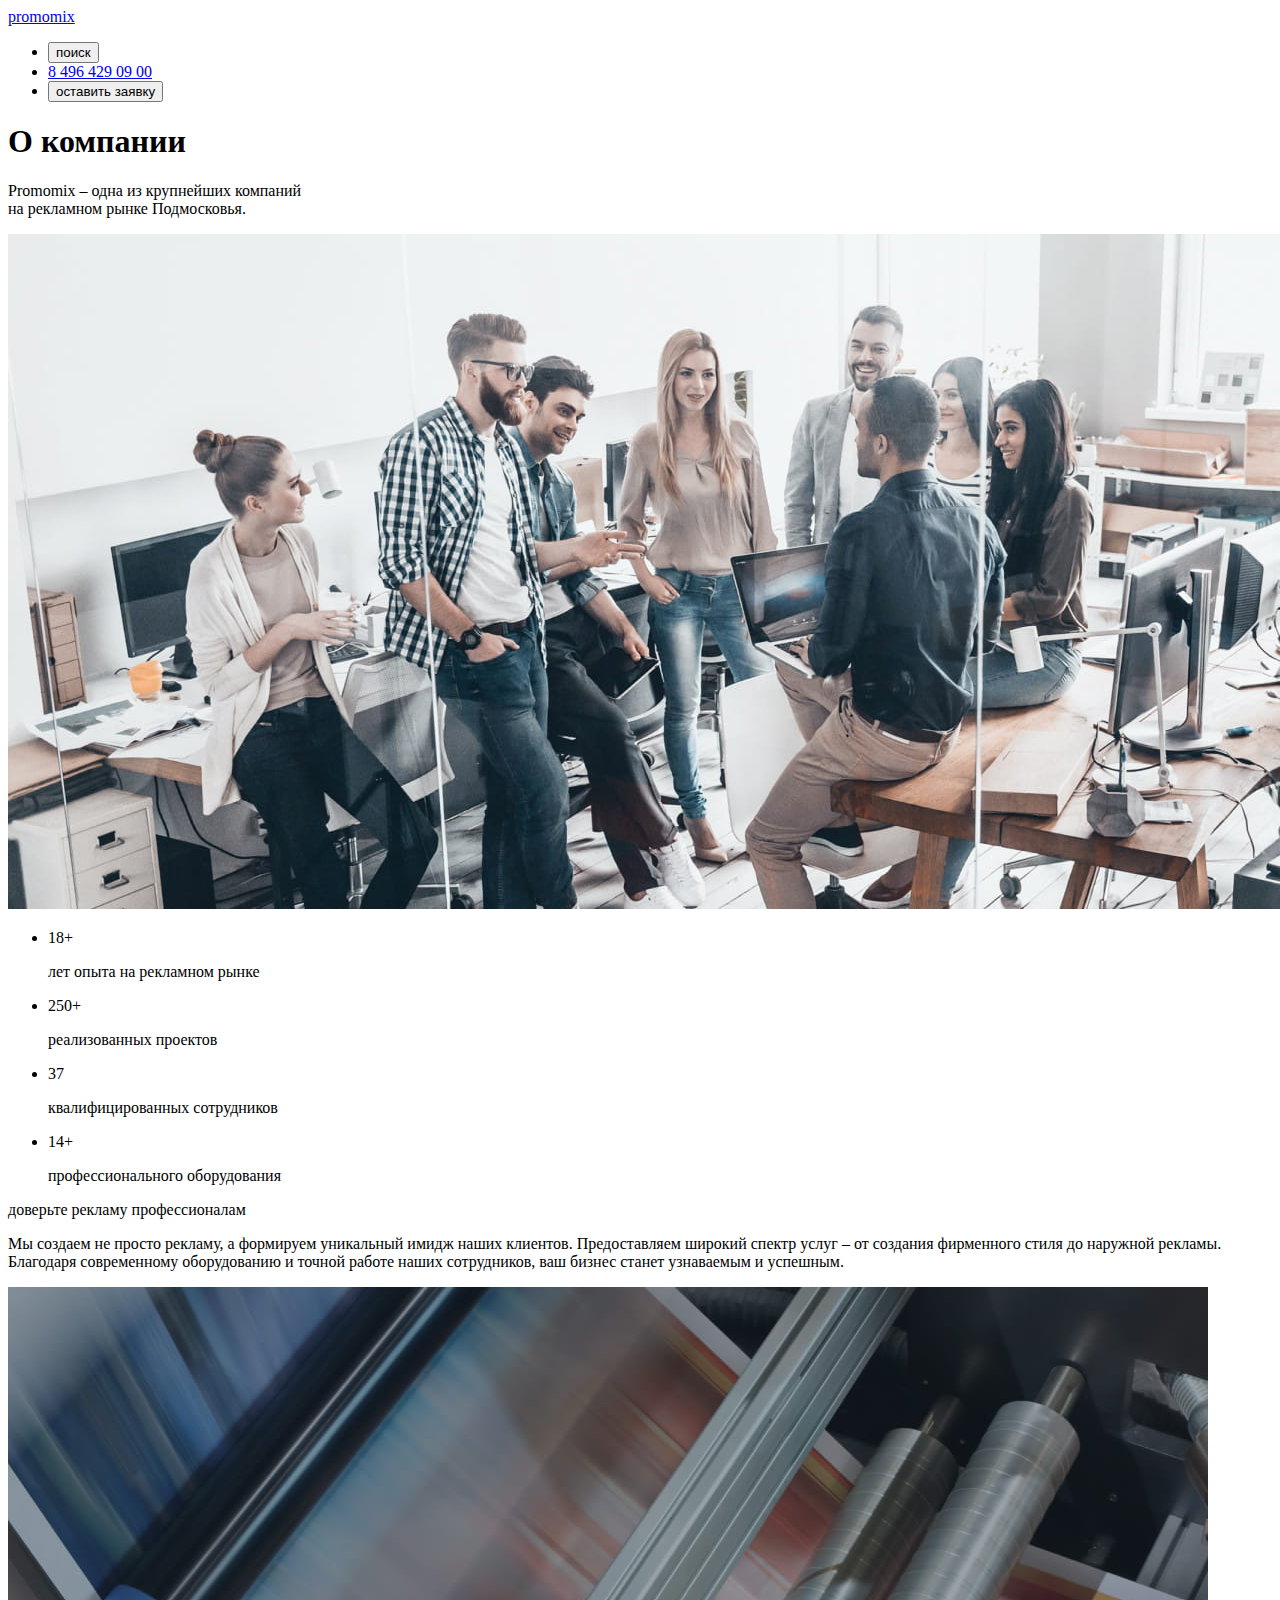
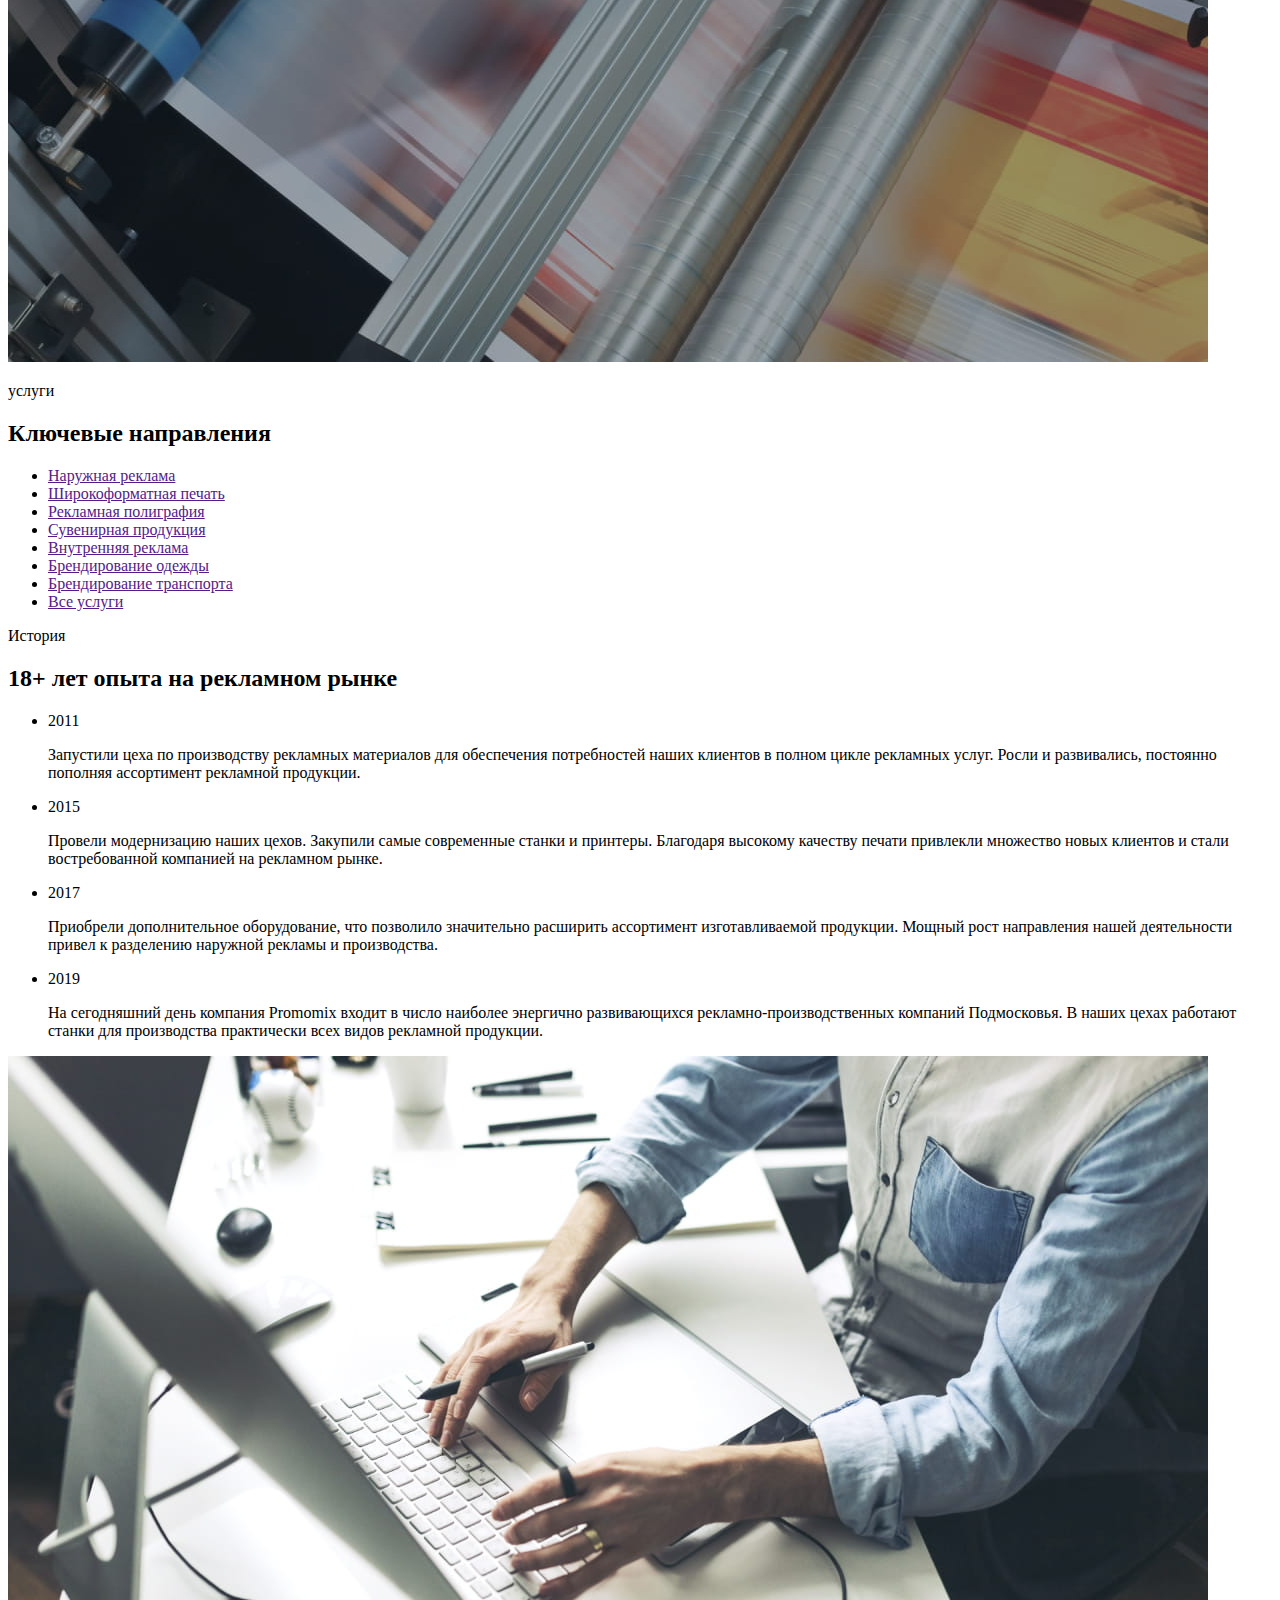
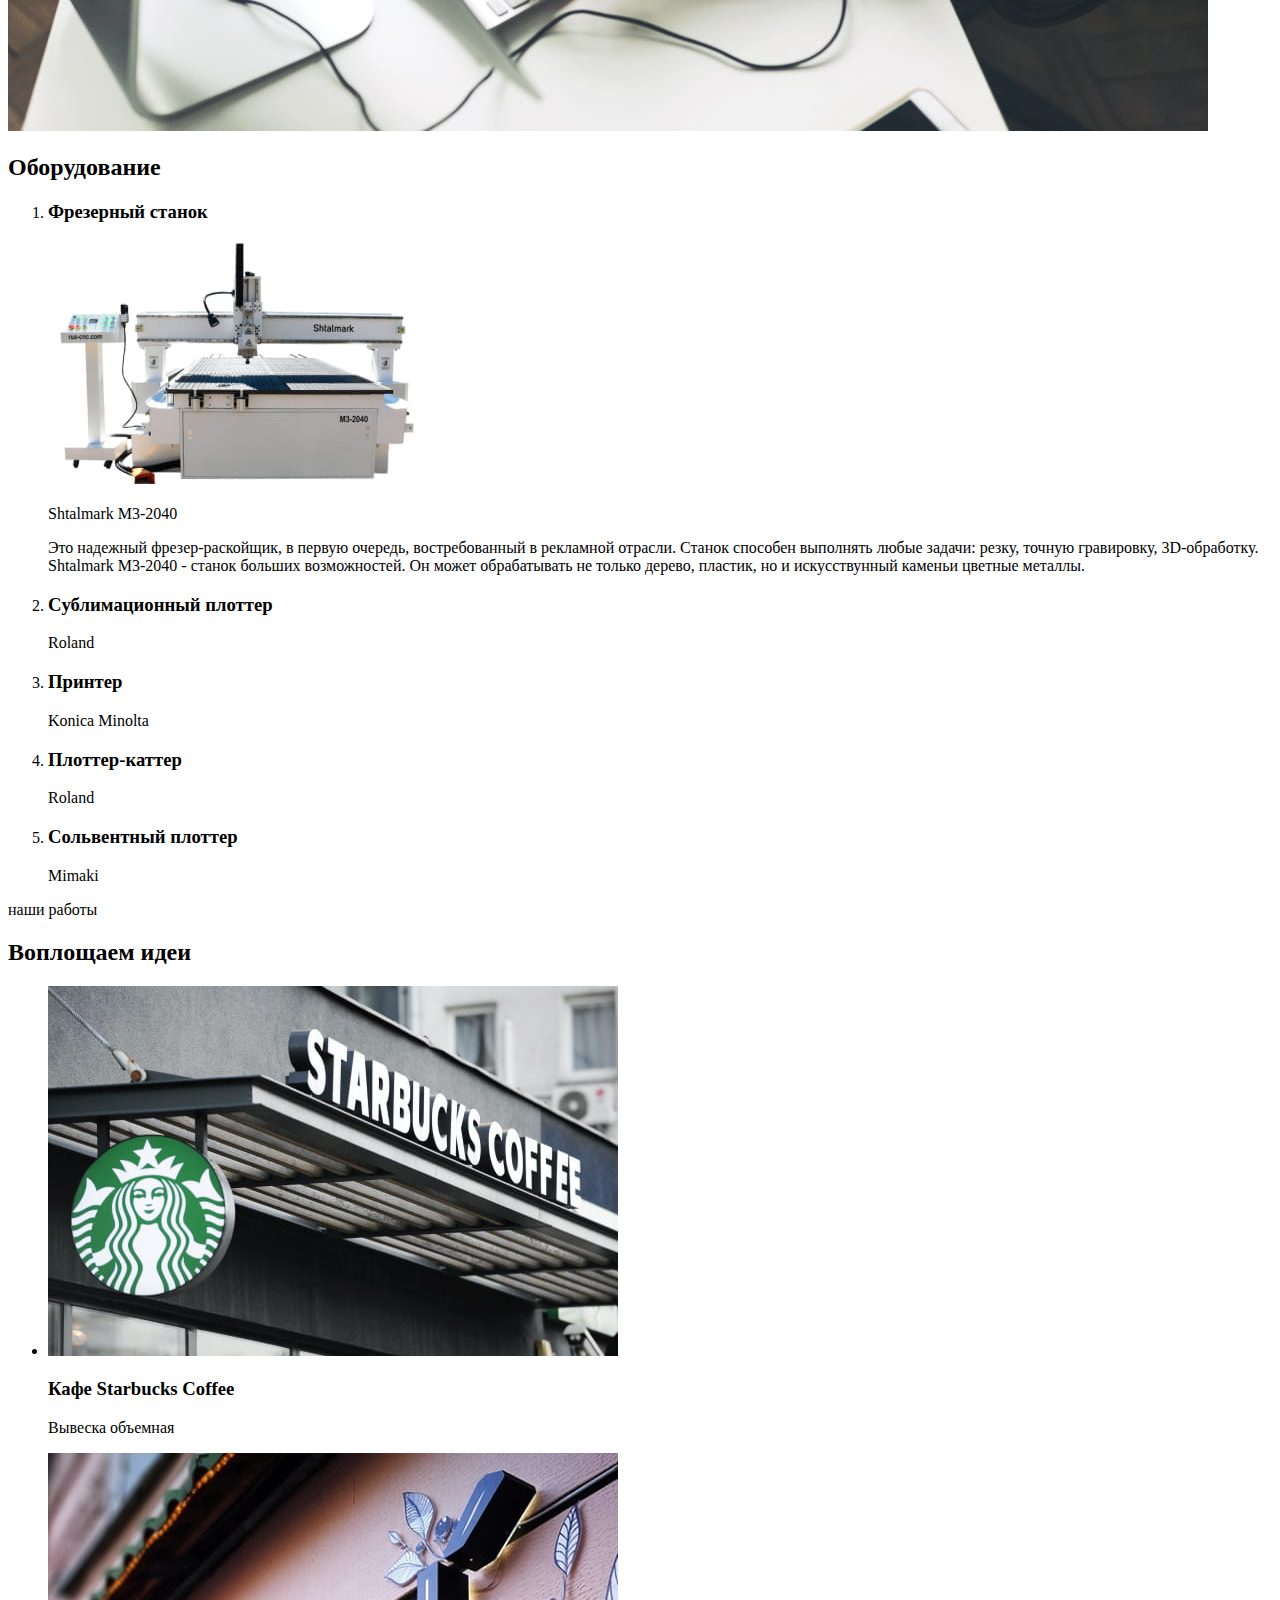
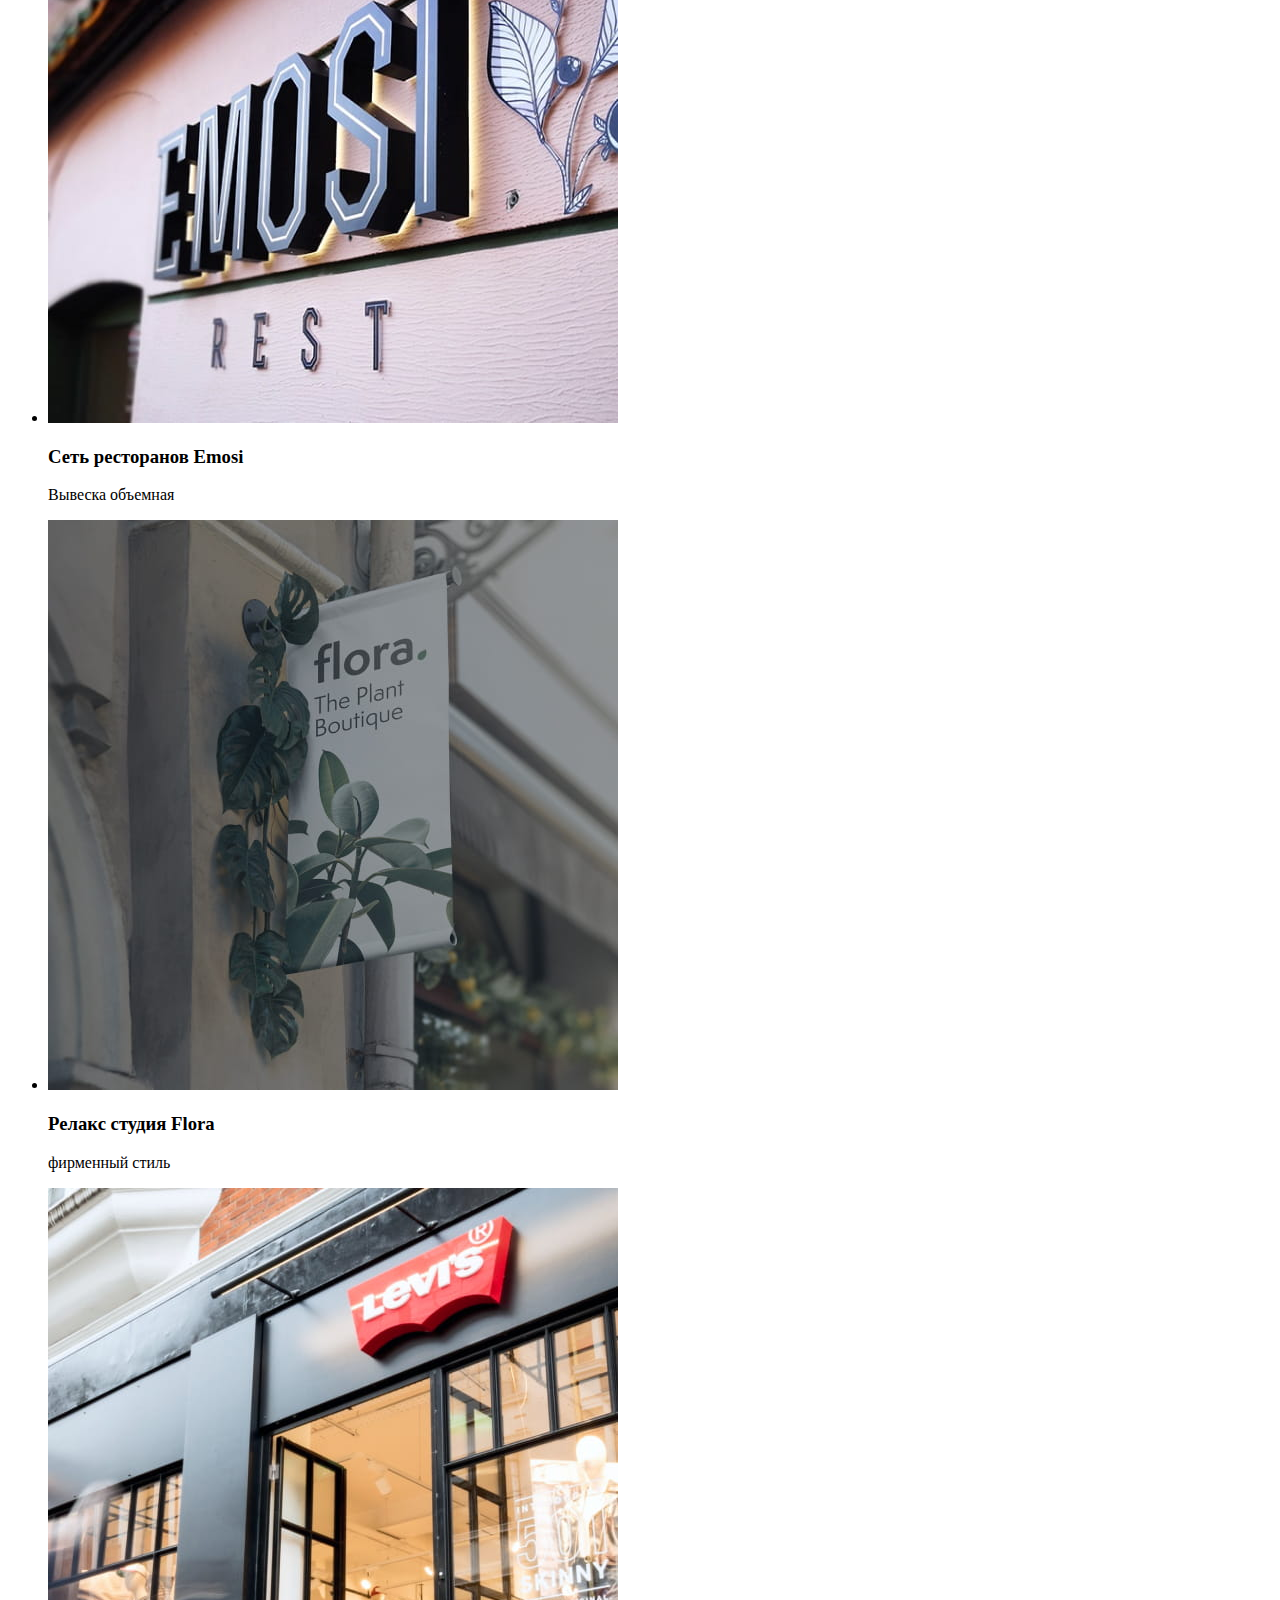
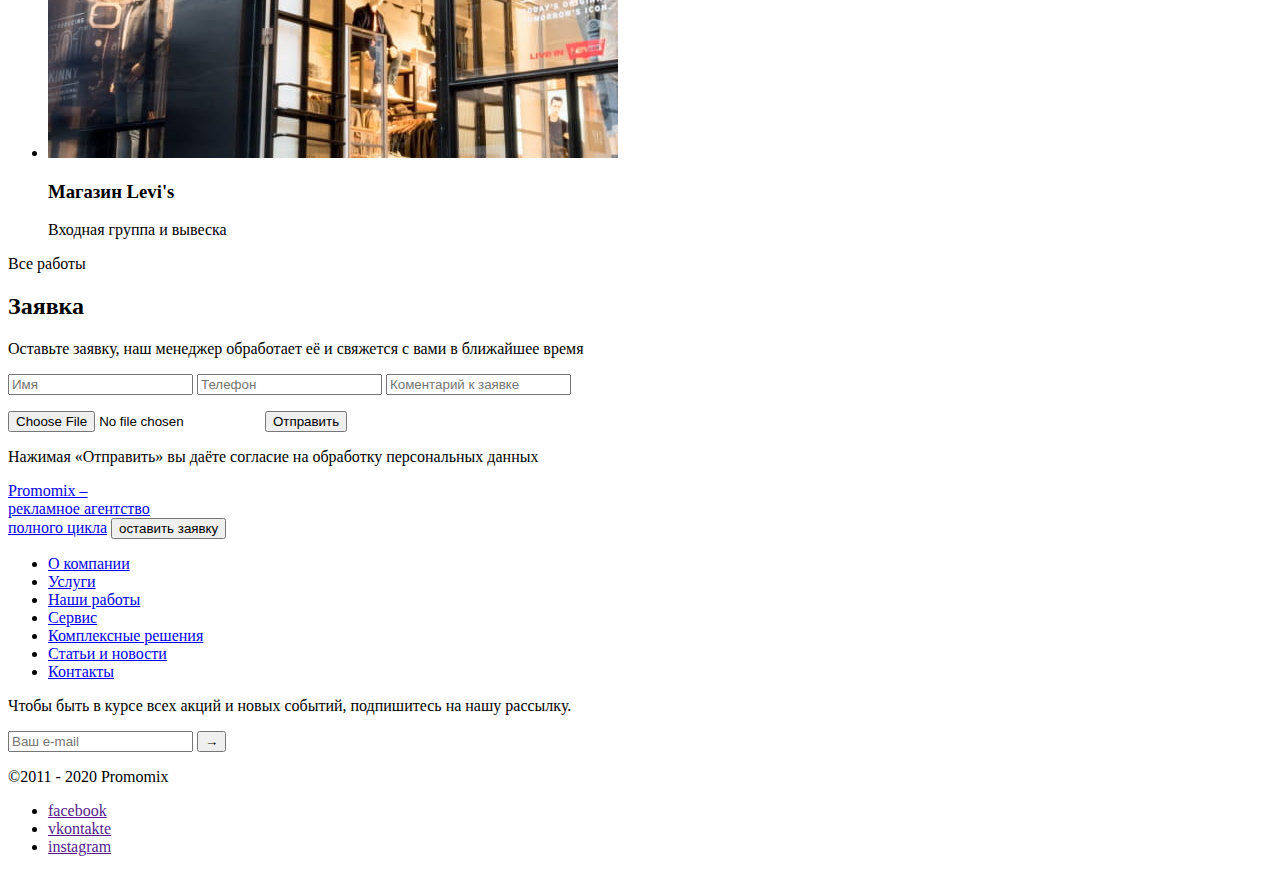
<file: html/about.html>
<!DOCTYPE html>
<html lang="ru">
  <head>
    <meta charset="UTF-8" />
    <meta http-equiv="X-UA-Compatible" content="IE=edge" />
    <meta name="viewport" content="width=device-width, initial-scale=1.0" />
    <title>О компании</title>
  </head>
  <body>
    <!-- Header -->
    <header>
      <a href="../index.html" lang="en">promomix</a>
      <nav>
        <ul>
          <li>
            <button type="button">поиск</button>
          </li>
          <li>
            <a href="tel:84964290900">8 496 429 09 00</a>
          </li>
          <li>
            <button type="button">оставить заявку</button>
          </li>
        </ul>
      </nav>
    </header>

    <!-- Main about -->
    <main>
      <h1>О компании</h1>
      <p>
        Promomix – одна из крупнейших компаний <br />
        на рекламном рынке Подмосковья.
      </p>

      <!-- О компании -->
      <section>
        <img src="../images/about/image.jpg" alt="Команда" />
        <ul>
          <li>
            <p>18+</p>
            <p>лет опыта на рекламном рынке</p>
          </li>
          <li>
            <p>250+</p>
            <p>реализованных проектов</p>
          </li>
          <li>
            <p>37</p>
            <p>квалифицированных сотрудников</p>
          </li>
          <li>
            <p>14+</p>
            <p>профессионального оборудования</p>
          </li>
        </ul>
      </section>

      <!-- Возможности -->
      <section>
        <p>доверьте рекламу профессионалам</p>
        <p>
          Мы создаем не просто рекламу, а формируем уникальный имидж наших
          клиентов. Предоставляем широкий спектр услуг – от создания фирменного
          стиля до наружной рекламы. Благодаря современному оборудованию и
          точной работе наших сотрудников, ваш бизнес станет узнаваемым и
          успешным.
        </p>
        <video src="" poster="../images/about/image1.jpg"></video>
      </section>

      <!-- Направления -->
      <section>
        <p>услуги</p>
        <h2>Ключевые направления</h2>
        <ul>
          <li>
            <a href="">Наружная реклама</a>
          </li>
          <li>
            <a href="">Широкоформатная печать</a>
          </li>
          <li>
            <a href="">Рекламная полиграфия</a>
          </li>
          <li>
            <a href="">Сувенирная продукция</a>
          </li>
          <li>
            <a href="">Внутренняя реклама</a>
          </li>
          <li>
            <a href="">Брендирование одежды</a>
          </li>
          <li>
            <a href="">Брендирование транспорта</a>
          </li>
          <li>
            <a href="">Все услуги</a>
          </li>
        </ul>
      </section>

      <!-- История -->
      <section>
        <p>История</p>
        <h2>18+ лет опыта на рекламном рынке</h2>
        <ul>
          <li>
            <p>2011</p>
            <p>
              Запустили цеха по производству рекламных материалов для
              обеспечения потребностей наших клиентов в полном цикле рекламных
              услуг. Росли и развивались, постоянно пополняя ассортимент
              рекламной продукции.
            </p>
          </li>
          <li>
            <p>2015</p>
            <p>
              Провели модернизацию наших цехов. Закупили самые современные
              станки и принтеры. Благодаря высокому качеству печати привлекли
              множество новых клиентов и стали востребованной компанией на
              рекламном рынке.
            </p>
          </li>
          <li>
            <p>2017</p>
            <p>
              Приобрели дополнительное оборудование, что позволило значительно
              расширить ассортимент изготавливаемой продукции. Мощный рост
              направления нашей деятельности привел к разделению наружной
              рекламы и производства.
            </p>
          </li>
          <li>
            <p>2019</p>
            <p>
              На сегодняшний день компания Promomix входит в число наиболее
              энергично развивающихся рекламно-производственных компаний
              Подмосковья. В наших цехах работают станки для производства
              практически всех видов рекламной продукции.
            </p>
          </li>
        </ul>
        <img src="../images/about/image2.jpg" alt="Рабочий стол" />
      </section>

      <!-- Оборудование -->
      <section>
        <h2>Оборудование</h2>
        <ol>
          <li>
            <h3>Фрезерный станок</h3>
            <img src="../images/about/image3.jpg" alt="станок" />
            <p>Shtalmark M3-2040</p>
            <p>
              Это надежный фрезер-раскойщик, в первую очередь, востребованный в
              рекламной отрасли. Станок способен выполнять любые задачи: резку,
              точную гравировку, 3D-обработку. Shtalmark M3-2040 - станок
              больших возможностей. Он может обрабатывать не только дерево,
              пластик, но и искусствунный каменьи цветные металлы.
            </p>
          </li>
          <li>
            <h3>Cублимационный плоттер</h3>
            <p lang="en">Roland</p>
          </li>
          <li>
            <h3>Принтер</h3>
            <p lang="en">Konica Minolta</p>
          </li>
          <li>
            <h3>Плоттер-каттер</h3>
            <p lang="en">Roland</p>
          </li>
          <li>
            <h3>Сольвентный плоттер</h3>
            <p lang="en">Mimaki</p>
          </li>
        </ol>
      </section>

      <!-- Работы -->
      <section>
        <p>наши работы</p>
        <h2>Воплощаем идеи</h2>
        <ul>
          <li>
            <img src="../images/main/img1.jpg" alt="кафе" />
            <h3>Кафе Starbucks Coffee</h3>
            <p>Вывеска объемная</p>
          </li>
          <li>
            <img src="../images/main/img3.jpg" alt="ресторан" />
            <h3>Сеть ресторанов Emosi</h3>
            <p>Вывеска объемная</p>
          </li>
          <li>
            <img src="../images/main/img2.jpg" alt="студия" />
            <h3>Релакс студия Flora</h3>
            <p>фирменный стиль</p>
          </li>
          <li>
            <img src="../images/main/img6.jpg" alt="магазин" />
            <h3>Магазин Levi's</h3>
            <p>Входная группа и вывеска</p>
          </li>
        </ul>
        <p>Все работы</p>
      </section>

      <!-- Заявка -->
      <section>
        <h2>Заявка</h2>
        <p>
          Оставьте заявку, наш менеджер обработает её и свяжется с вами в
          ближайшее время
        </p>
        <input type="text" placeholder="Имя" />
        <input type="tel" placeholder="Телефон" />
        <input type="text" placeholder="Коментарий к заявке" />
        <form enctype="multipart/form-data" method="post">
          <p>
            <input type="file" name="file" />
            <input type="submit" value="Отправить" />
          </p>
        </form>
        <p>
          Нажимая «Отправить» вы даёте согласие на обработку персональных данных
        </p>
      </section>
    </main>

    <!-- Footer -->
    <footer>
      <div>
        <div>
          <a href="../index.html"
            >Promomix –<br />рекламное агентство<br />
            полного цикла</a
          >
          <button type="button">оставить заявку</button>
        </div>
        <div>
          <ul>
            <li>
              <a href="../html/about.html">О компании</a>
            </li>
            <li>
              <a href="../html/features.html">Услуги</a>
            </li>
            <li>
              <a href="./html/works.html">Наши работы</a>
            </li>
            <li>
              <a href="./html/services.html">Сервис</a>
            </li>
            <li>
              <a href="./html/complex.html">Комплексные решения</a>
            </li>
            <li>
              <a href="./html/posts.html">Статьи и новости</a>
            </li>
            <li>
              <a href="./html/contacts.html">Контакты</a>
            </li>
          </ul>
        </div>
        <div>
          <p>
            Чтобы быть в курсе всех акций и новых событий, подпишитесь на нашу
            рассылку.
          </p>
          <form>
            <input type="email" placeholder="Ваш e-mail" />
            <!-- <input type="submit" placeholder="&#8594;" /> -->
            <button type="submit">&#8594;</button>
          </form>
        </div>
      </div>
      <div>
        <p>&#169;2011 - 2020 Promomix</p>
        <ul>
          <li>
            <a href="">facebook</a>
          </li>
          <li>
            <a href="">vkontakte</a>
          </li>
          <li>
            <a href="">instagram</a>
          </li>
        </ul>
      </div>
    </footer>
  </body>
</html>
</file>
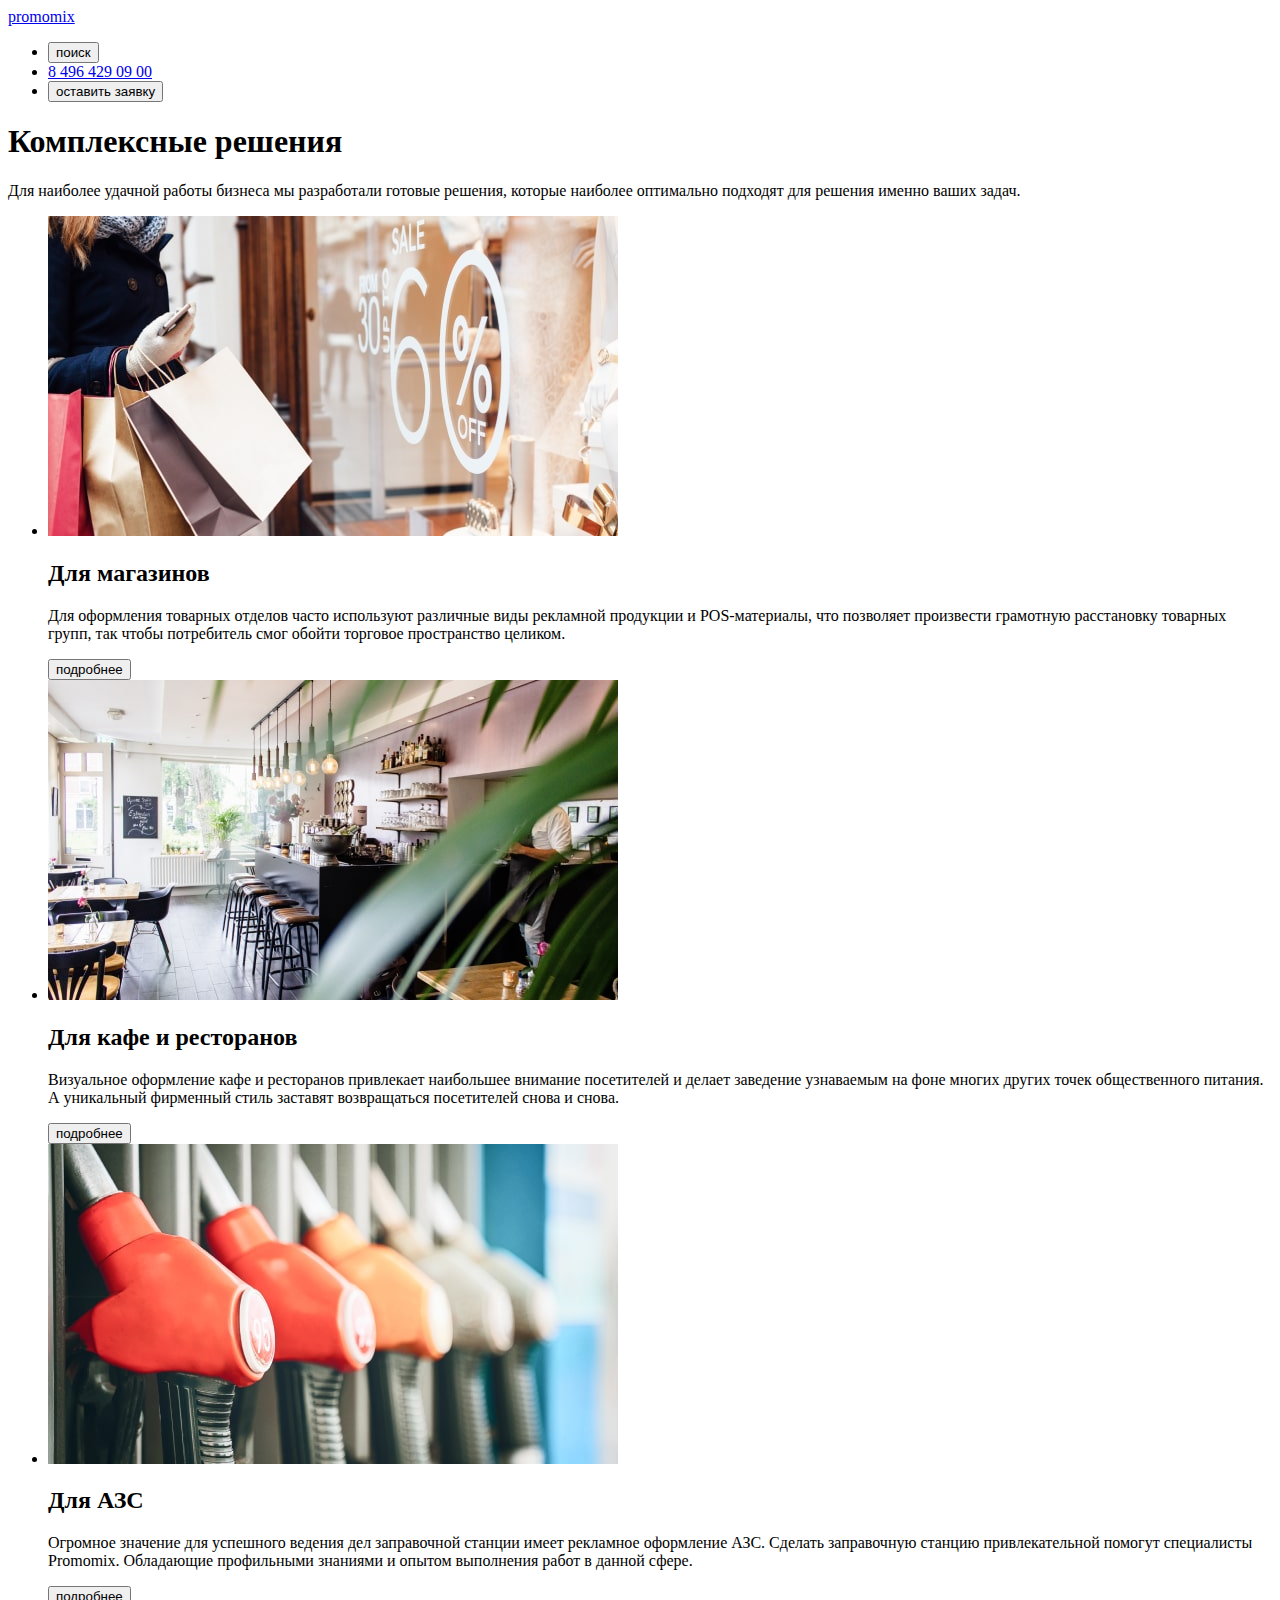
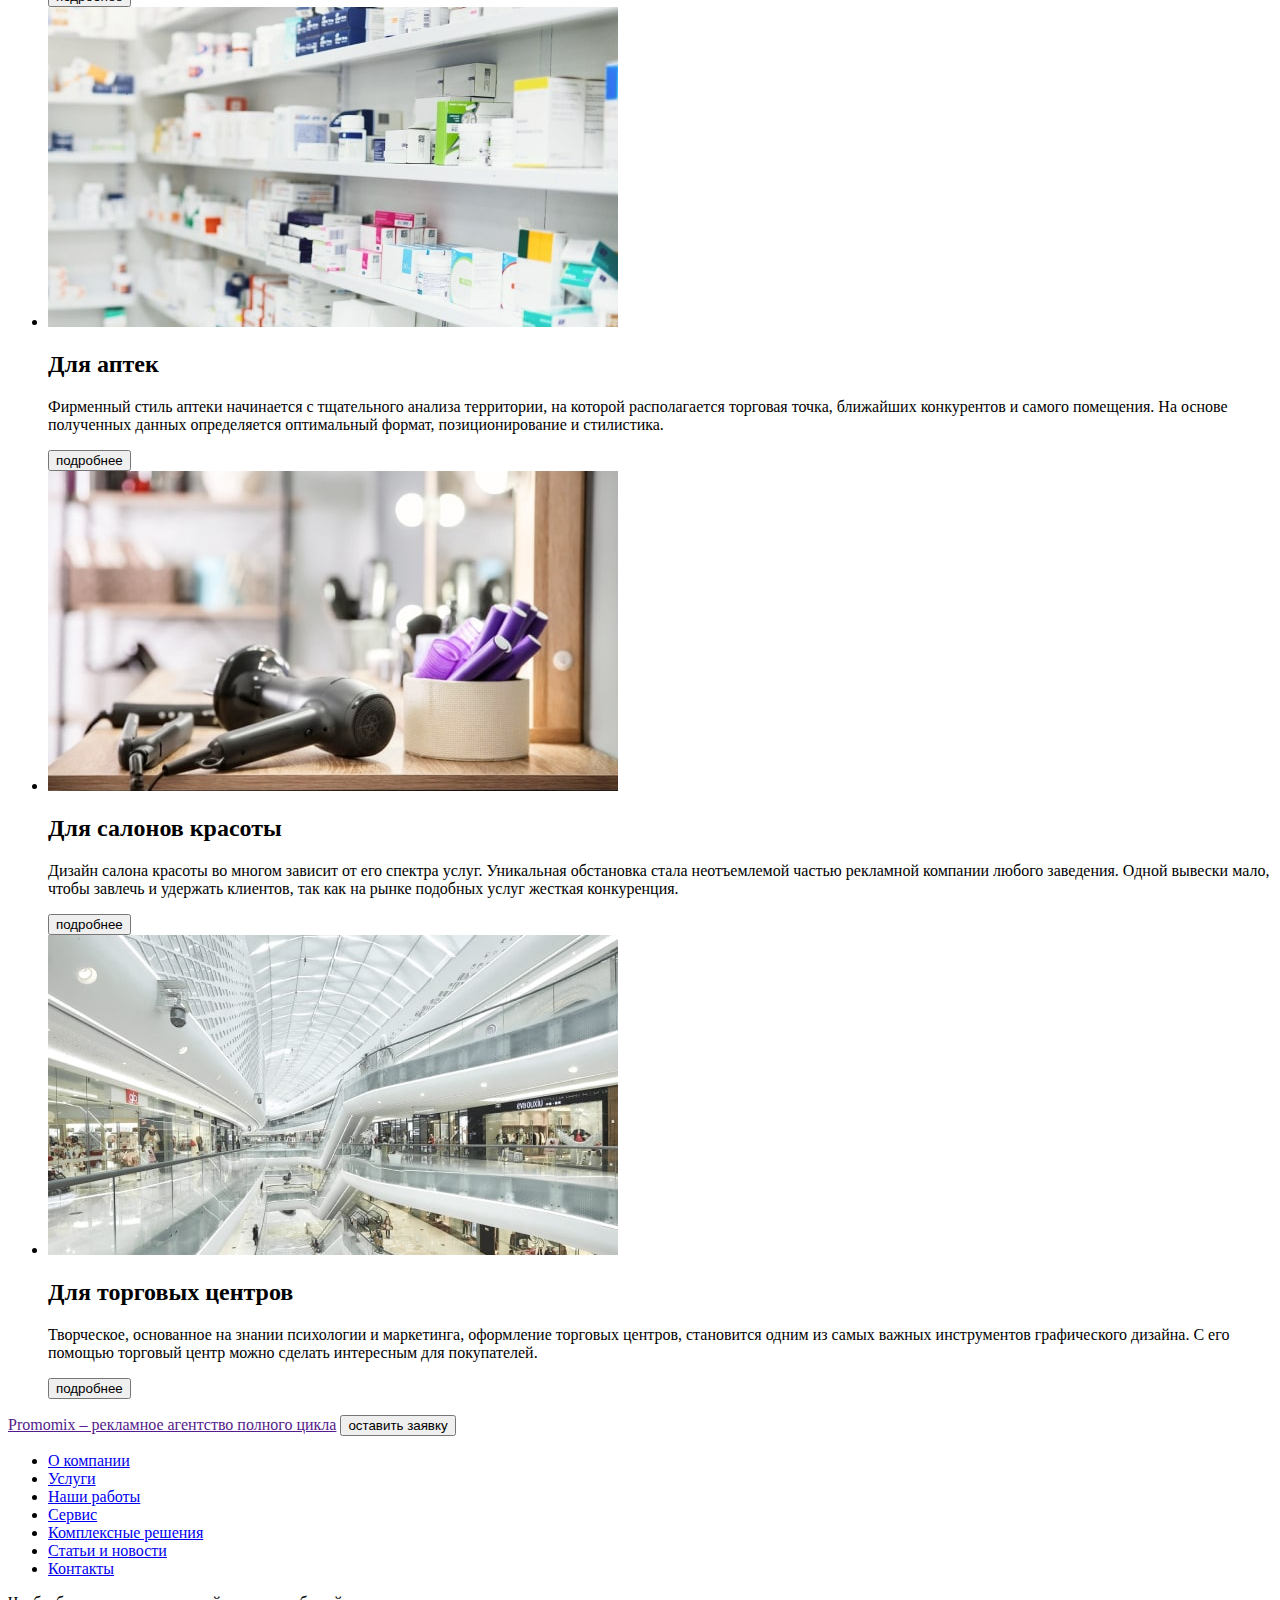
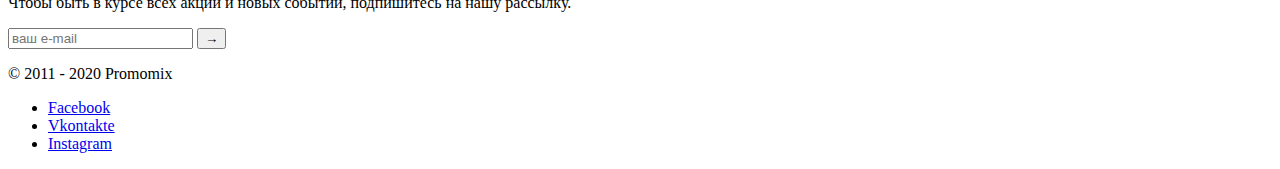
<file: html/complex.html>
<!DOCTYPE html>
<html lang="ru">
  <head>
    <meta charset="UTF-8" />
    <meta http-equiv="X-UA-Compatible" content="IE=edge" />
    <meta name="viewport" content="width=device-width, initial-scale=1.0" />
    <title>комплексные решения</title>
  </head>
  <body>
    <header>
      <a href="../index.html">promomix</a>
      <nav>
        <ul>
          <li>
            <button type="button">поиск</button>
          </li>
          <li>
            <a href="tel:+84964290900">8 496 429 09 00</a>
          </li>
          <li>
            <button type="button">оставить заявку</button>
          </li>
        </ul>
      </nav>
    </header>
    <main>
      <!-- решения -->
      <section>
        <h1>Комплексные решения</h1>
        <p>
          Для наиболее удачной работы бизнеса мы разработали готовые решения,
          которые наиболее оптимально подходят для решения именно ваших задач.
        </p>
        <ul>
          <li>
            <img
              src="../images/complex/img1.jpg"
              alt="покупательница перед витриной магазина"
              width="570"
            />
            <h2>Для магазинов</h2>
            <p>
              Для оформления товарных отделов часто используют различные виды
              рекламной продукции и POS-материалы, что позволяет произвести
              грамотную расстановку товарных групп, так чтобы потребитель смог
              обойти торговое пространство целиком.
            </p>
            <button type="button">подробнее</button>
          </li>
          <li>
            <img
              src="../images/complex/img2.jpg"
              alt="внутреннее помещение ресторана"
              width="570"
            />
            <h2>Для кафе и ресторанов</h2>
            <p>
              Визуальное оформление кафе и ресторанов привлекает наибольшее
              внимание посетителей и делает заведение узнаваемым на фоне многих
              других точек общественного питания. А уникальный фирменный стиль
              заставят возвращаться посетителей снова и снова.
            </p>
            <button type="button">подробнее</button>
          </li>
          <li>
            <img
              src="../images/complex/img3.jpg"
              alt="заправочные пистолеты"
              width="570"
            />
            <h2>Для АЗС</h2>
            <p>
              Огромное значение для успешного ведения дел заправочной станции
              имеет рекламное оформление АЗС. Сделать заправочную станцию
              привлекательной помогут специалисты Promomix. Обладающие
              профильными знаниями и опытом выполнения работ в данной сфере.
            </p>
            <button type="button">подробнее</button>
          </li>
          <li>
            <img
              src="../images/complex/img4.jpg"
              alt="стенд с медикаментами в аптеке"
              width="570"
            />
            <h2>Для аптек</h2>
            <p>
              Фирменный стиль аптеки начинается с тщательного анализа
              территории, на которой располагается торговая точка, ближайших
              конкурентов и самого помещения. На основе полученных данных
              определяется оптимальный формат, позиционирование и стилистика.
            </p>
            <button type="button">подробнее</button>
          </li>
          <li>
            <img
              src="../images/complex/img5.jpg"
              alt="инструменты на полке в салоне красоты"
              width="570"
            />
            <h2>Для салонов красоты</h2>
            <p>
              Дизайн салона красоты во многом зависит от его спектра услуг.
              Уникальная обстановка стала неотъемлемой частью рекламной компании
              любого заведения. Одной вывески мало, чтобы завлечь и удержать
              клиентов, так как на рынке подобных услуг жесткая конкуренция.
            </p>
            <button type="button">подробнее</button>
          </li>
          <li>
            <img
              src="../images/complex/img6.jpg"
              alt="зал торгового центра"
              width="570"
            />
            <h2>Для торговых центров</h2>
            <p>
              Творческое, основанное на знании психологии и маркетинга,
              оформление торговых центров, становится одним из самых важных
              инструментов графического дизайна. С его помощью торговый центр
              можно сделать интересным для покупателей.
            </p>
            <button type="button">подробнее</button>
          </li>
        </ul>
      </section>
    </main>

    <!-- footer -->
    <footer>
      <div>
        <div>
          <a href="">Promomix – рекламное агентство полного цикла</a>
          <button type="button">оставить заявку</button>
        </div>
        <nav>
          <ul>
            <li>
              <a href="../html/about.html">О компании</a>
            </li>
            <li>
              <a href="../html/features.html">Услуги</a>
            </li>
            <li>
              <a href="../html/works.html">Наши работы</a>
            </li>
            <li>
              <a href="../html/services.html">Сервис</a>
            </li>
            <li>
              <a href="../html/complex.html">Комплексные решения</a>
            </li>
            <li>
              <a href="../html/posts.html">Статьи и новости</a>
            </li>
            <li>
              <a href="/">Контакты</a>
            </li>
          </ul>
        </nav>
        <div>
          <p>
            Чтобы быть в курсе всех акций и новых событий, подпишитесь на нашу
            рассылку.
          </p>
          <form>
            <input type="email" placeholder="ваш e-mail" />
            <button type="submit">&#8594;</button>
          </form>
        </div>
      </div>
      <div>
        <p>&copy; 2011 - 2020 Promomix</p>
        <ul>
          <li>
            <a href="/">Facebook</a>
          </li>
          <li>
            <a href="/">Vkontakte</a>
          </li>
          <li>
            <a href="/">Instagram</a>
          </li>
        </ul>
      </div>
    </footer>
  </body>
</html>
</file>
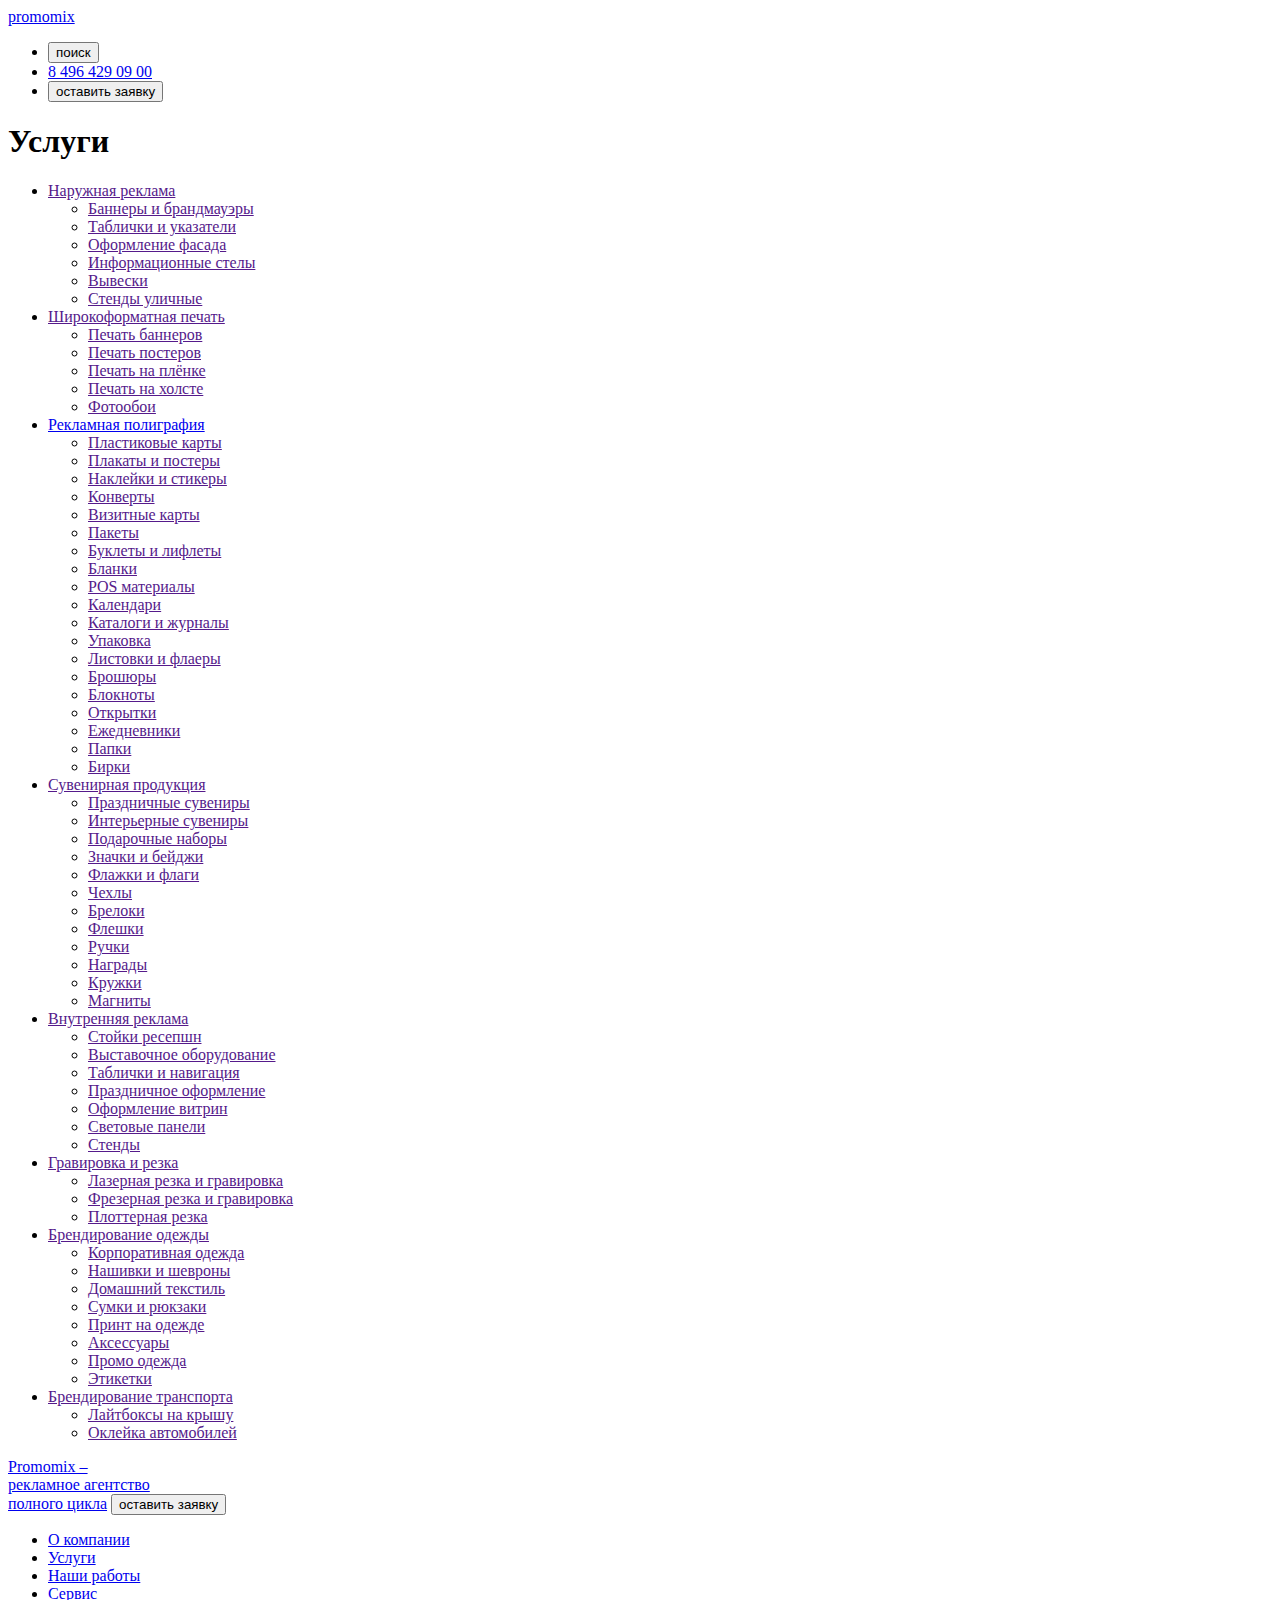
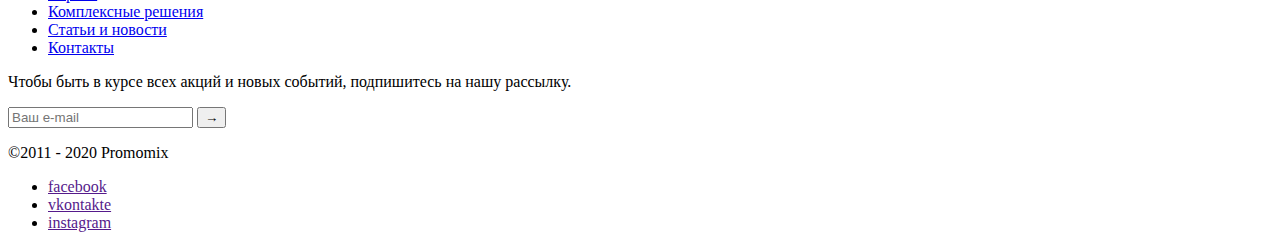
<file: html/features.html>
<!DOCTYPE html>
<html lang="ru">
  <head>
    <meta charset="UTF-8" />
    <meta http-equiv="X-UA-Compatible" content="IE=edge" />
    <meta name="viewport" content="width=device-width, initial-scale=1.0" />
    <title>Услуги</title>
  </head>
  <body>
    <!-- Header -->
    <header>
      <a href="../index.html" lang="en">promomix</a>
      <nav>
        <ul>
          <li>
            <button type="button">поиск</button>
          </li>
          <li>
            <a href="tel:84964290900">8 496 429 09 00</a>
          </li>
          <li>
            <button type="button">оставить заявку</button>
          </li>
        </ul>
      </nav>
    </header>

    <!-- Услуги -->
    <main>
      <h1>Услуги</h1>
      <ul>
        <li>
          <a href="">Наружная реклама </a>
          <ul>
            <li>
              <a href="">Баннеры и брандмауэры</a>
            </li>
            <li>
              <a href="">Таблички и указатели</a>
            </li>
            <li>
              <a href="">Оформление фасада</a>
            </li>
            <li>
              <a href="">Информационные стелы</a>
            </li>
            <li>
              <a href="">Вывески</a>
            </li>
            <li>
              <a href="">Стенды уличные</a>
            </li>
          </ul>
        </li>
        <li>
          <a href="">Широкоформатная печать </a>
          <ul>
            <li>
              <a href="">Печать баннеров</a>
            </li>
            <li>
              <a href="">Печать постеров</a>
            </li>
            <li>
              <a href="">Печать на плёнке</a>
            </li>
            <li>
              <a href="">Печать на холсте</a>
            </li>
            <li>
              <a href="">Фотообои</a>
            </li>
          </ul>
        </li>
        <li>
          <a href="./polygraphy.html"
            >Рекламная полиграфия
            <ul>
              <li>
                <a href="">Пластиковые карты</a>
              </li>
              <li>
                <a href="">Плакаты и постеры</a>
              </li>
              <li>
                <a href="">Наклейки и стикеры</a>
              </li>
              <li>
                <a href="">Конверты</a>
              </li>
              <li>
                <a href="">Визитные карты</a>
              </li>
              <li>
                <a href="">Пакеты</a>
              </li>
              <li>
                <a href="">Буклеты и лифлеты</a>
              </li>
              <li>
                <a href="">Бланки</a>
              </li>
              <li>
                <a href="">POS материалы</a>
              </li>
              <li>
                <a href="">Календари</a>
              </li>
              <li>
                <a href="">Каталоги и журналы</a>
              </li>
              <li>
                <a href="">Упаковка</a>
              </li>
              <li>
                <a href="">Листовки и флаеры</a>
              </li>
              <li>
                <a href="">Брошюры</a>
              </li>
              <li>
                <a href="">Блокноты</a>
              </li>
              <li>
                <a href="">Открытки</a>
              </li>
              <li>
                <a href="">Ежедневники</a>
              </li>
              <li>
                <a href="">Папки</a>
              </li>
              <li>
                <a href="">Бирки</a>
              </li>
            </ul>
          </a>
        </li>
        <li>
          <a href=""
            >Сувенирная продукция
            <ul>
              <li>
                <a href="">Праздничные сувениры</a>
              </li>
              <li>
                <a href="">Интерьерные сувениры</a>
              </li>
              <li>
                <a href="">Подарочные наборы</a>
              </li>
              <li>
                <a href="">Значки и бейджи</a>
              </li>
              <li>
                <a href="">Флажки и флаги</a>
              </li>
              <li>
                <a href="">Чехлы</a>
              </li>
              <li>
                <a href="">Брелоки</a>
              </li>
              <li>
                <a href="">Флешки</a>
              </li>
              <li>
                <a href="">Ручки</a>
              </li>
              <li>
                <a href="">Награды</a>
              </li>
              <li>
                <a href="">Кружки</a>
              </li>
              <li>
                <a href="">Магниты</a>
              </li>
            </ul>
          </a>
        </li>
        <li>
          <a href=""
            >Внутренняя реклама
            <ul>
              <li>
                <a href="">Стойки ресепшн</a>
              </li>
              <li>
                <a href="">Выставочное оборудование</a>
              </li>
              <li>
                <a href="">Таблички и навигация</a>
              </li>
              <li>
                <a href="">Праздничное оформление</a>
              </li>
              <li>
                <a href="">Оформление витрин</a>
              </li>
              <li>
                <a href="">Световые панели</a>
              </li>
              <li>
                <a href="">Стенды</a>
              </li>
            </ul>
          </a>
        </li>
        <li>
          <a href=""
            >Гравировка и резка
            <ul>
              <li>
                <a href="">Лазерная резка и гравировка</a>
              </li>
              <li>
                <a href="">Фрезерная резка и гравировка</a>
              </li>
              <li>
                <a href="">Плоттерная резка</a>
              </li>
            </ul>
          </a>
        </li>
        <li>
          <a href=""
            >Брендирование одежды
            <ul>
              <li>
                <a href="">Корпоративная одежда</a>
              </li>
              <li>
                <a href="">Нашивки и шевроны</a>
              </li>
              <li>
                <a href="">Домашний текстиль</a>
              </li>
              <li>
                <a href="">Сумки и рюкзаки</a>
              </li>
              <li>
                <a href="">Принт на одежде</a>
              </li>
              <li>
                <a href="">Аксессуары</a>
              </li>
              <li>
                <a href="">Промо одежда</a>
              </li>
              <li>
                <a href="">Этикетки</a>
              </li>
            </ul>
          </a>
        </li>
        <li>
          <a href=""
            >Брендирование транспорта
            <ul>
              <li>
                <a href="">Лайтбоксы на крышу</a>
              </li>
              <li>
                <a href="">Оклейка автомобилей</a>
              </li>
            </ul>
          </a>
        </li>
      </ul>
    </main>

    <!-- Footer -->
    <footer>
      <div>
        <div>
          <a href="../index.html"
            >Promomix –<br />рекламное агентство<br />
            полного цикла</a
          >
          <button type="button">оставить заявку</button>
        </div>
        <div>
          <ul>
            <li>
              <a href="../html/about.html">О компании</a>
            </li>
            <li>
              <a href="../html/features.html">Услуги</a>
            </li>
            <li>
              <a href="../html/works.html">Наши работы</a>
            </li>
            <li>
              <a href="../html/services.html">Сервис</a>
            </li>
            <li>
              <a href="../html/complex.html">Комплексные решения</a>
            </li>
            <li>
              <a href="../html/posts.html">Статьи и новости</a>
            </li>
            <li>
              <a href="../html/contacts.html">Контакты</a>
            </li>
          </ul>
        </div>
        <div>
          <p>
            Чтобы быть в курсе всех акций и новых событий, подпишитесь на нашу
            рассылку.
          </p>
          <form>
            <input type="email" placeholder="Ваш e-mail" />
            <!-- <input type="submit" placeholder="&#8594;" /> -->
            <button type="submit">&#8594;</button>
          </form>
        </div>
      </div>
      <div>
        <p>&#169;2011 - 2020 Promomix</p>
        <ul>
          <li>
            <a href="">facebook</a>
          </li>
          <li>
            <a href="">vkontakte</a>
          </li>
          <li>
            <a href="">instagram</a>
          </li>
        </ul>
      </div>
    </footer>
  </body>
</html>
</file>
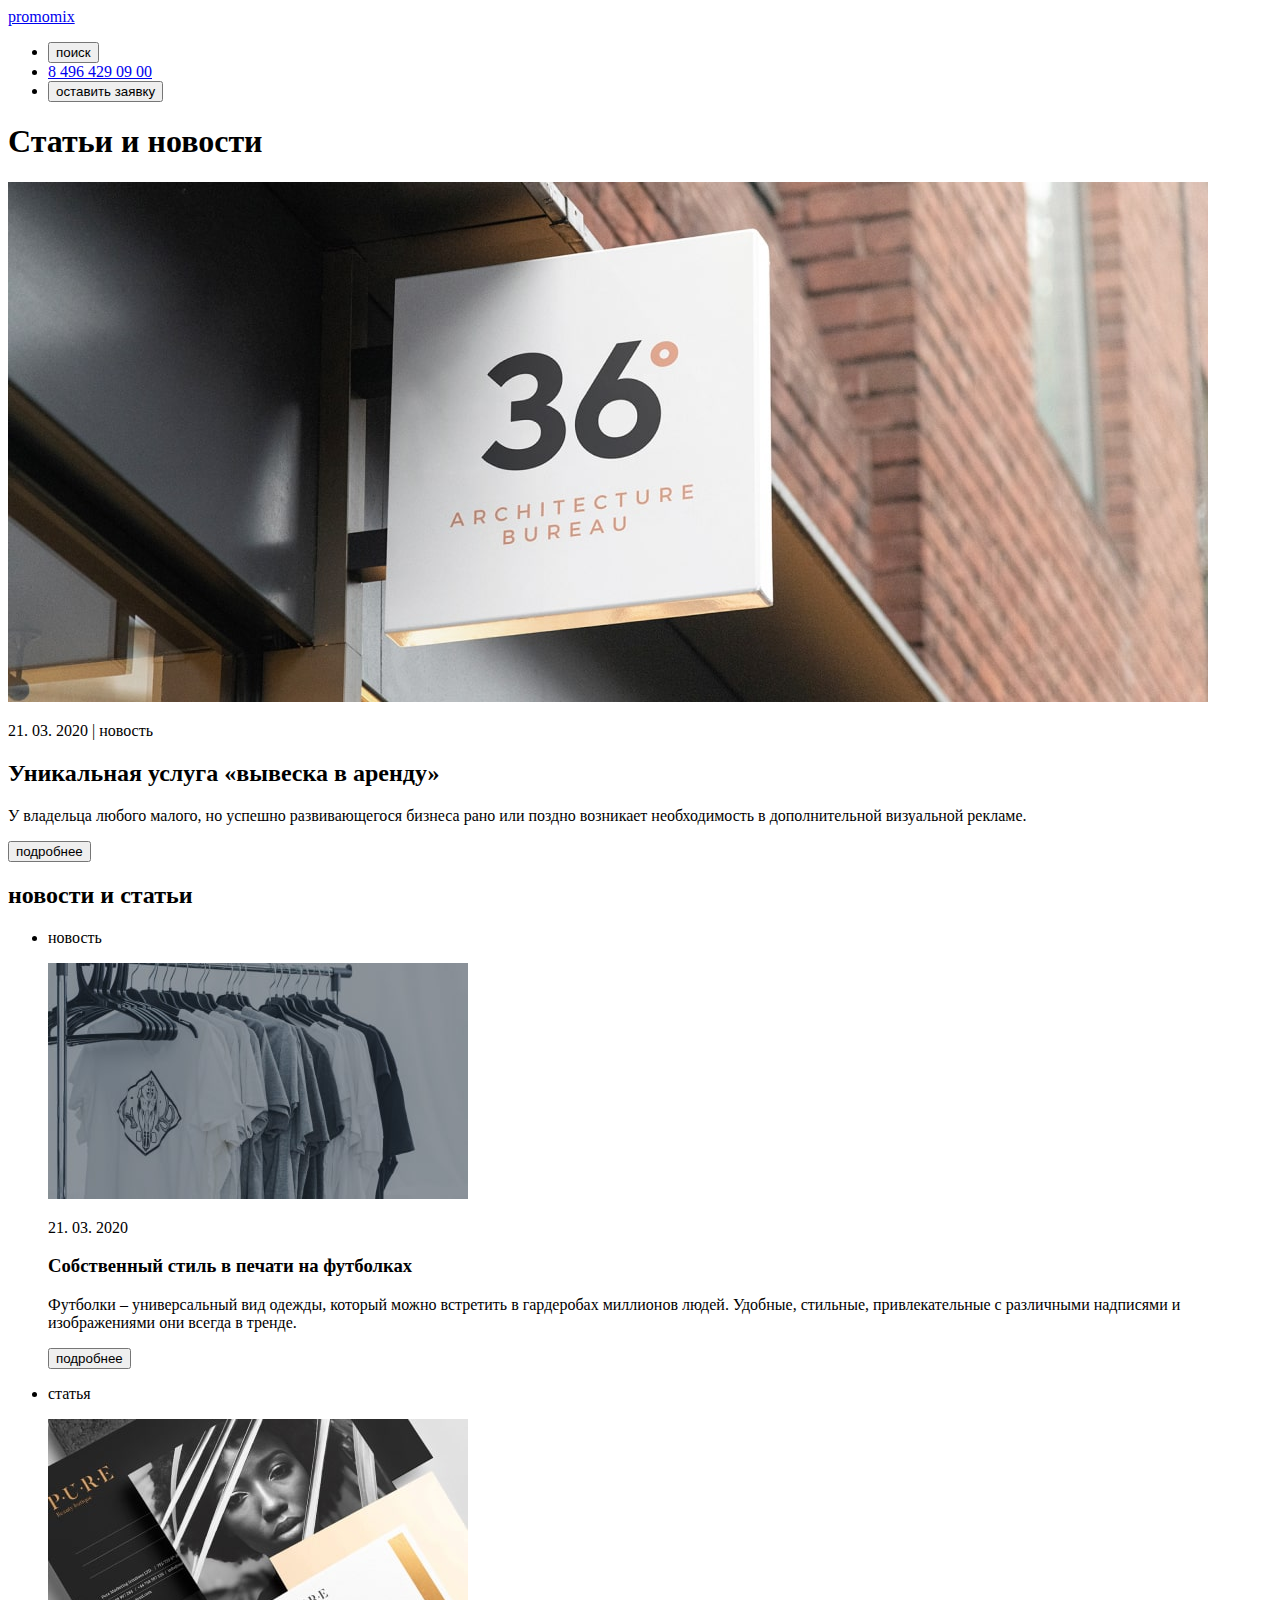
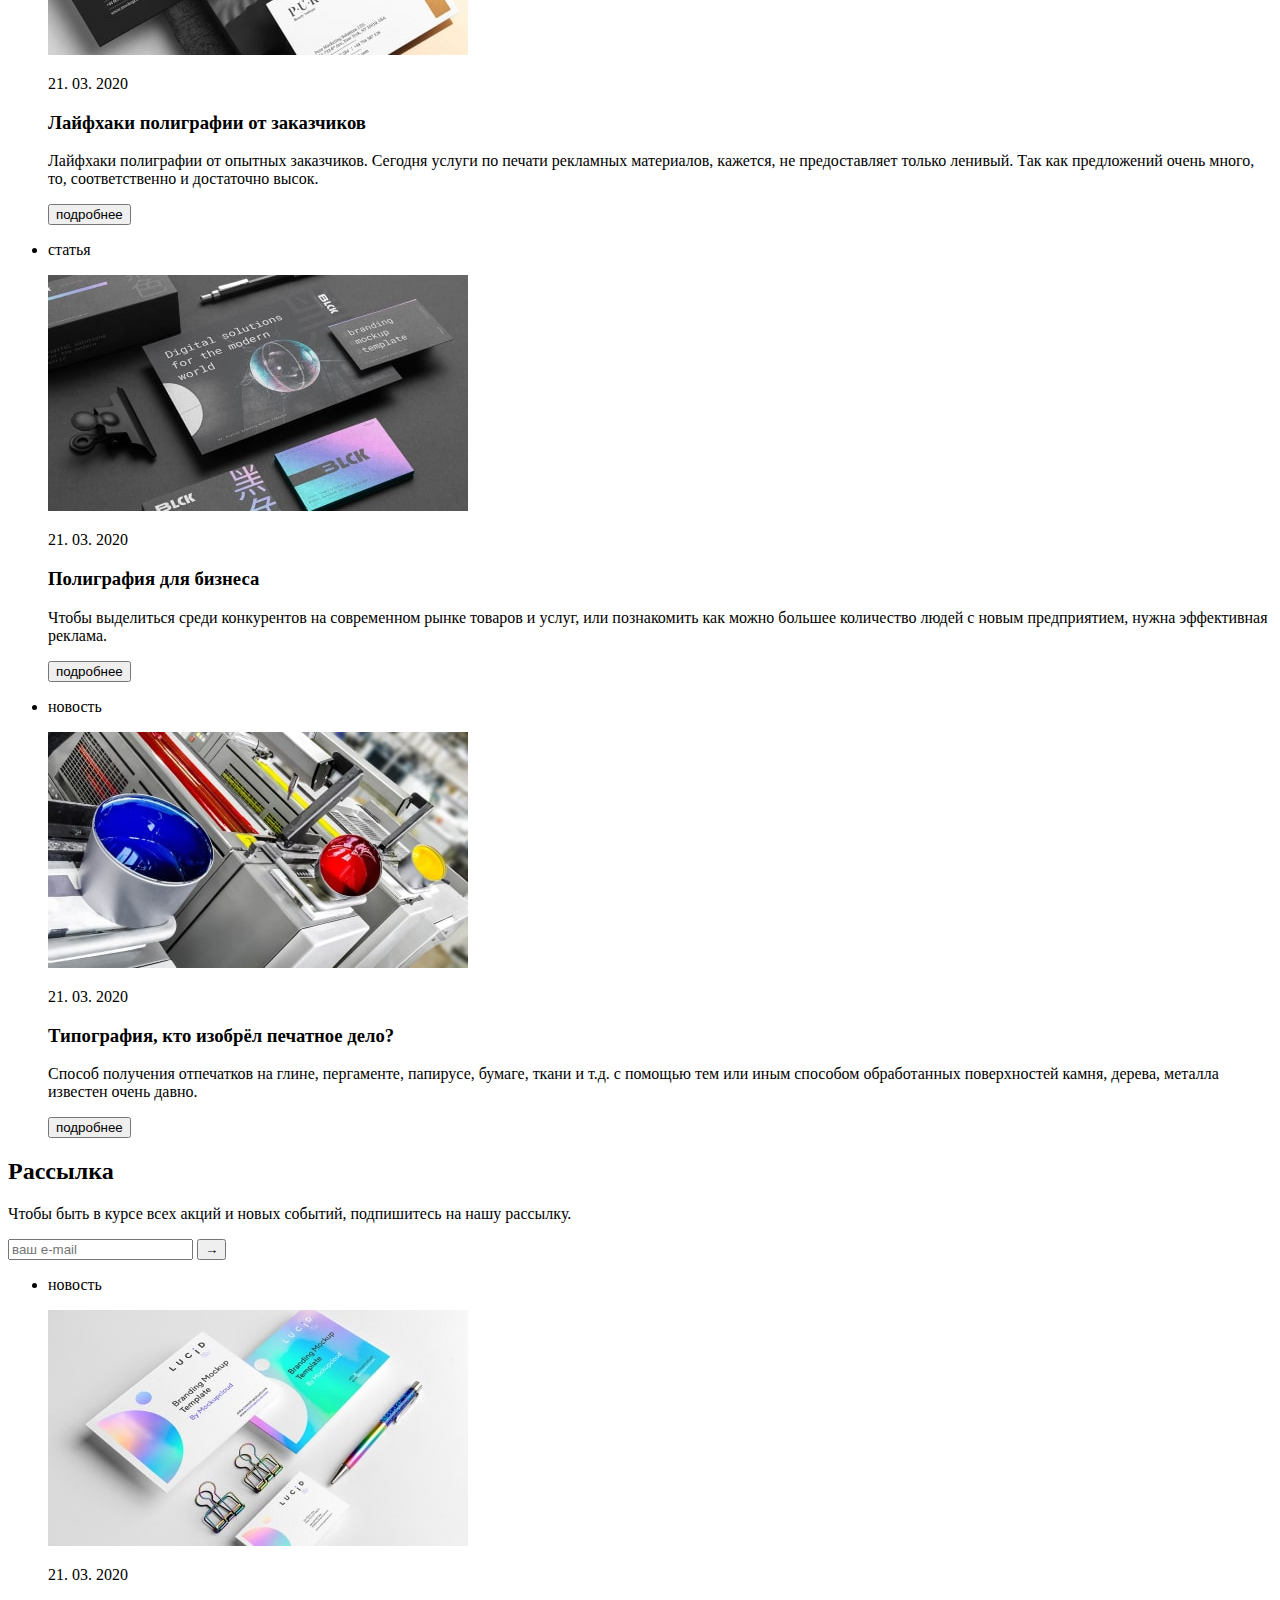
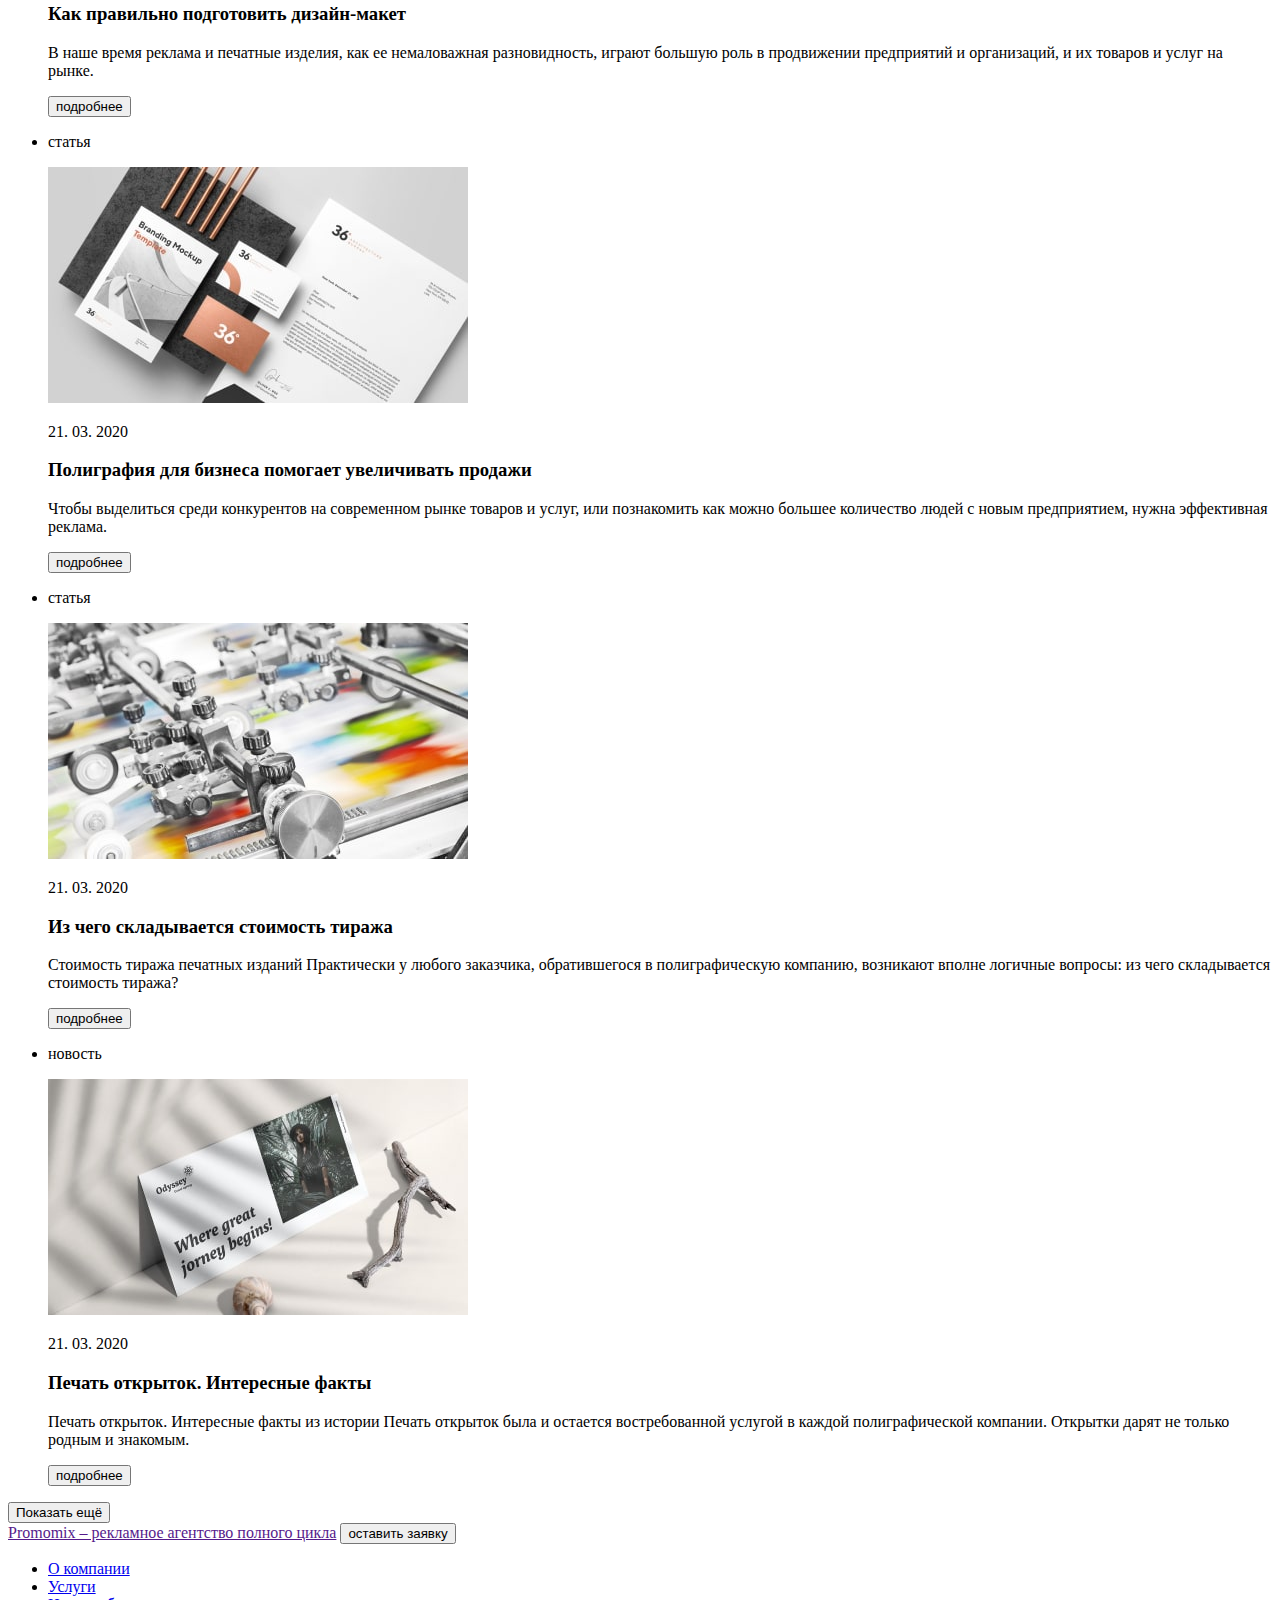
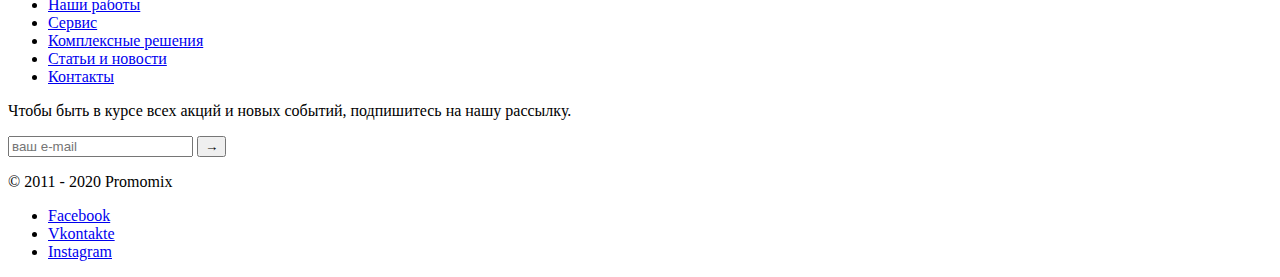
<file: html/posts.html>
<!DOCTYPE html>
<html lang="ru">
  <head>
    <meta charset="UTF-8" />
    <meta http-equiv="X-UA-Compatible" content="IE=edge" />
    <meta name="viewport" content="width=device-width, initial-scale=1.0" />
    <title>статьи</title>
  </head>
  <body>
    <header>
      <a href="../index.html">promomix</a>
      <nav>
        <ul>
          <li>
            <button type="button">поиск</button>
          </li>
          <li>
            <a href="tel:+84964290900">8 496 429 09 00</a>
          </li>
          <li>
            <button type="button">оставить заявку</button>
          </li>
        </ul>
      </nav>
    </header>
    <main>
      <!-- Main -->
      <section>
        <h1>Статьи и новости</h1>
        <img
          src="../images/posts/img1.jpg"
          alt="рекламная вывеска"
          width="1200"
        />
      </section>
      <section>
        <p>21. 03. 2020 | новость</p>
        <h2>Уникальная услуга «вывеска в аренду»</h2>
        <p>
          У владельца любого малого, но успешно развивающегося бизнеса рано или
          поздно возникает необходимость в дополнительной визуальной рекламе.
        </p>
        <button type="button">подробнее</button>
      </section>

      <!--news-->
      <section>
        <!--!скрыть-->
        <h2>новости и статьи</h2>
        <ul>
          <li>
            <p>новость</p>
            <img
              src="../images/posts/img2.jpg"
              alt="футболки висят на вешалке"
              width="420"
            />
            <p>21. 03. 2020</p>
            <h3>Собственный стиль в печати на футболках</h3>
            <p>
              Футболки – универсальный вид одежды, который можно встретить в
              гардеробах миллионов людей. Удобные, стильные, привлекательные с
              различными надписями и изображениями они всегда в тренде.
            </p>
            <button type="button">подробнее</button>
          </li>
          <li>
            <p>статья</p>
            <img
              src="../images/posts/img3.jpg"
              alt="рекламная полиграфия"
              width="420"
            />
            <p>21. 03. 2020</p>
            <h3>Лайфхаки полиграфии от заказчиков</h3>
            <p>
              Лайфхаки полиграфии от опытных заказчиков. Сегодня услуги по
              печати рекламных материалов, кажется, не предоставляет только
              ленивый. Так как предложений очень много, то, соответственно и
              достаточно высок.
            </p>
            <button type="button">подробнее</button>
          </li>
          <li>
            <p>статья</p>
            <img
              src="../images/posts/img4.jpg"
              alt="рекламная полиграфия"
              width="420"
            />
            <p>21. 03. 2020</p>
            <h3>Полиграфия для бизнеса</h3>
            <p>
              Чтобы выделиться среди конкурентов на современном рынке товаров и
              услуг, или познакомить как можно большее количество людей с новым
              предприятием, нужна эффективная реклама.
            </p>
            <button type="button">подробнее</button>
          </li>
          <li>
            <p>новость</p>
            <img
              src="../images/posts/img5.jpg"
              alt="печатное оборудование"
              width="420"
            />
            <p>21. 03. 2020</p>
            <h3>Типография, кто изобрёл печатное дело?</h3>
            <p>
              Способ получения отпечатков на глине, пергаменте, папирусе,
              бумаге, ткани и т.д. с помощью тем или иным способом обработанных
              поверхностей камня, дерева, металла известен очень давно.
            </p>
            <button type="button">подробнее</button>
          </li>
        </ul>

        <!--рассылка-->
        <section>
          <h2>Рассылка</h2>
          <p>
            Чтобы быть в курсе всех акций и новых событий, подпишитесь на нашу
            рассылку.
          </p>
          <form>
            <input type="email" placeholder="ваш e-mail" />
            <button type="submit">&#8594;</button>
          </form>
        </section>
        <ul>
          <li>
            <p>новость</p>
            <img
              src="../images/posts/img6.jpg"
              alt="рекламная полиграфия"
              width="420"
            />
            <p>21. 03. 2020</p>
            <h3>Как правильно подготовить дизайн-макет</h3>
            <p>
              В наше время реклама и печатные изделия, как ее немаловажная
              разновидность, играют большую роль в продвижении предприятий и
              организаций, и их товаров и услуг на рынке.
            </p>
            <button type="button">подробнее</button>
          </li>
          <li>
            <p>статья</p>
            <img
              src="../images/posts/img7.jpg"
              alt="рекламная полиграфия"
              width="420"
            />
            <p>21. 03. 2020</p>
            <h3>Полиграфия для бизнеса помогает увеличивать продажи</h3>
            <p>
              Чтобы выделиться среди конкурентов на современном рынке товаров и
              услуг, или познакомить как можно большее количество людей с новым
              предприятием, нужна эффективная реклама.
            </p>
            <button type="button">подробнее</button>
          </li>
          <li>
            <p>статья</p>
            <img
              src="../images/posts/img8.jpg"
              alt="печатное оборудование"
              width="420"
            />
            <p>21. 03. 2020</p>
            <h3>Из чего складывается стоимость тиража</h3>
            <p>
              Стоимость тиража печатных изданий Практически у любого заказчика,
              обратившегося в полиграфическую компанию, возникают вполне
              логичные вопросы: из чего складывается стоимость тиража?
            </p>
            <button type="button">подробнее</button>
          </li>
          <li>
            <p>новость</p>
            <img src="../images/posts/img9.jpg" alt="открытка" width="420" />
            <p>21. 03. 2020</p>
            <h3>Печать открыток. Интересные факты</h3>
            <p>
              Печать открыток. Интересные факты из истории Печать открыток была
              и остается востребованной услугой в каждой полиграфической
              компании. Открытки дарят не только родным и знакомым.
            </p>
            <button type="button">подробнее</button>
          </li>
        </ul>
        <button type="button">Показать ещё</button>
      </section>
    </main>

    <!-- footer -->
    <footer>
      <div>
        <div>
          <a href="">Promomix – рекламное агентство полного цикла</a>
          <button type="button">оставить заявку</button>
        </div>
        <nav>
          <ul>
            <li>
              <a href="../html/about.html">О компании</a>
            </li>
            <li>
              <a href="../html/serviсes.html">Услуги</a>
            </li>
            <li>
              <a href="../html/works.html">Наши работы</a>
            </li>
            <li>
              <a href="../html/servis.html">Сервис</a>
            </li>
            <li>
              <a href="../html/complex.html">Комплексные решения</a>
            </li>
            <li>
              <a href="../html/posts.html">Статьи и новости</a>
            </li>
            <li>
              <a href="/">Контакты</a>
            </li>
          </ul>
        </nav>
        <div>
          <p>
            Чтобы быть в курсе всех акций и новых событий, подпишитесь на нашу
            рассылку.
          </p>
          <form>
            <input type="email" placeholder="ваш e-mail" />
            <button type="submit">&#8594;</button>
          </form>
        </div>
      </div>
      <div>
        <p>&copy; 2011 - 2020 Promomix</p>
        <ul>
          <li>
            <a href="/">Facebook</a>
          </li>
          <li>
            <a href="/">Vkontakte</a>
          </li>
          <li>
            <a href="/">Instagram</a>
          </li>
        </ul>
      </div>
    </footer>
  </body>
</html>
</file>
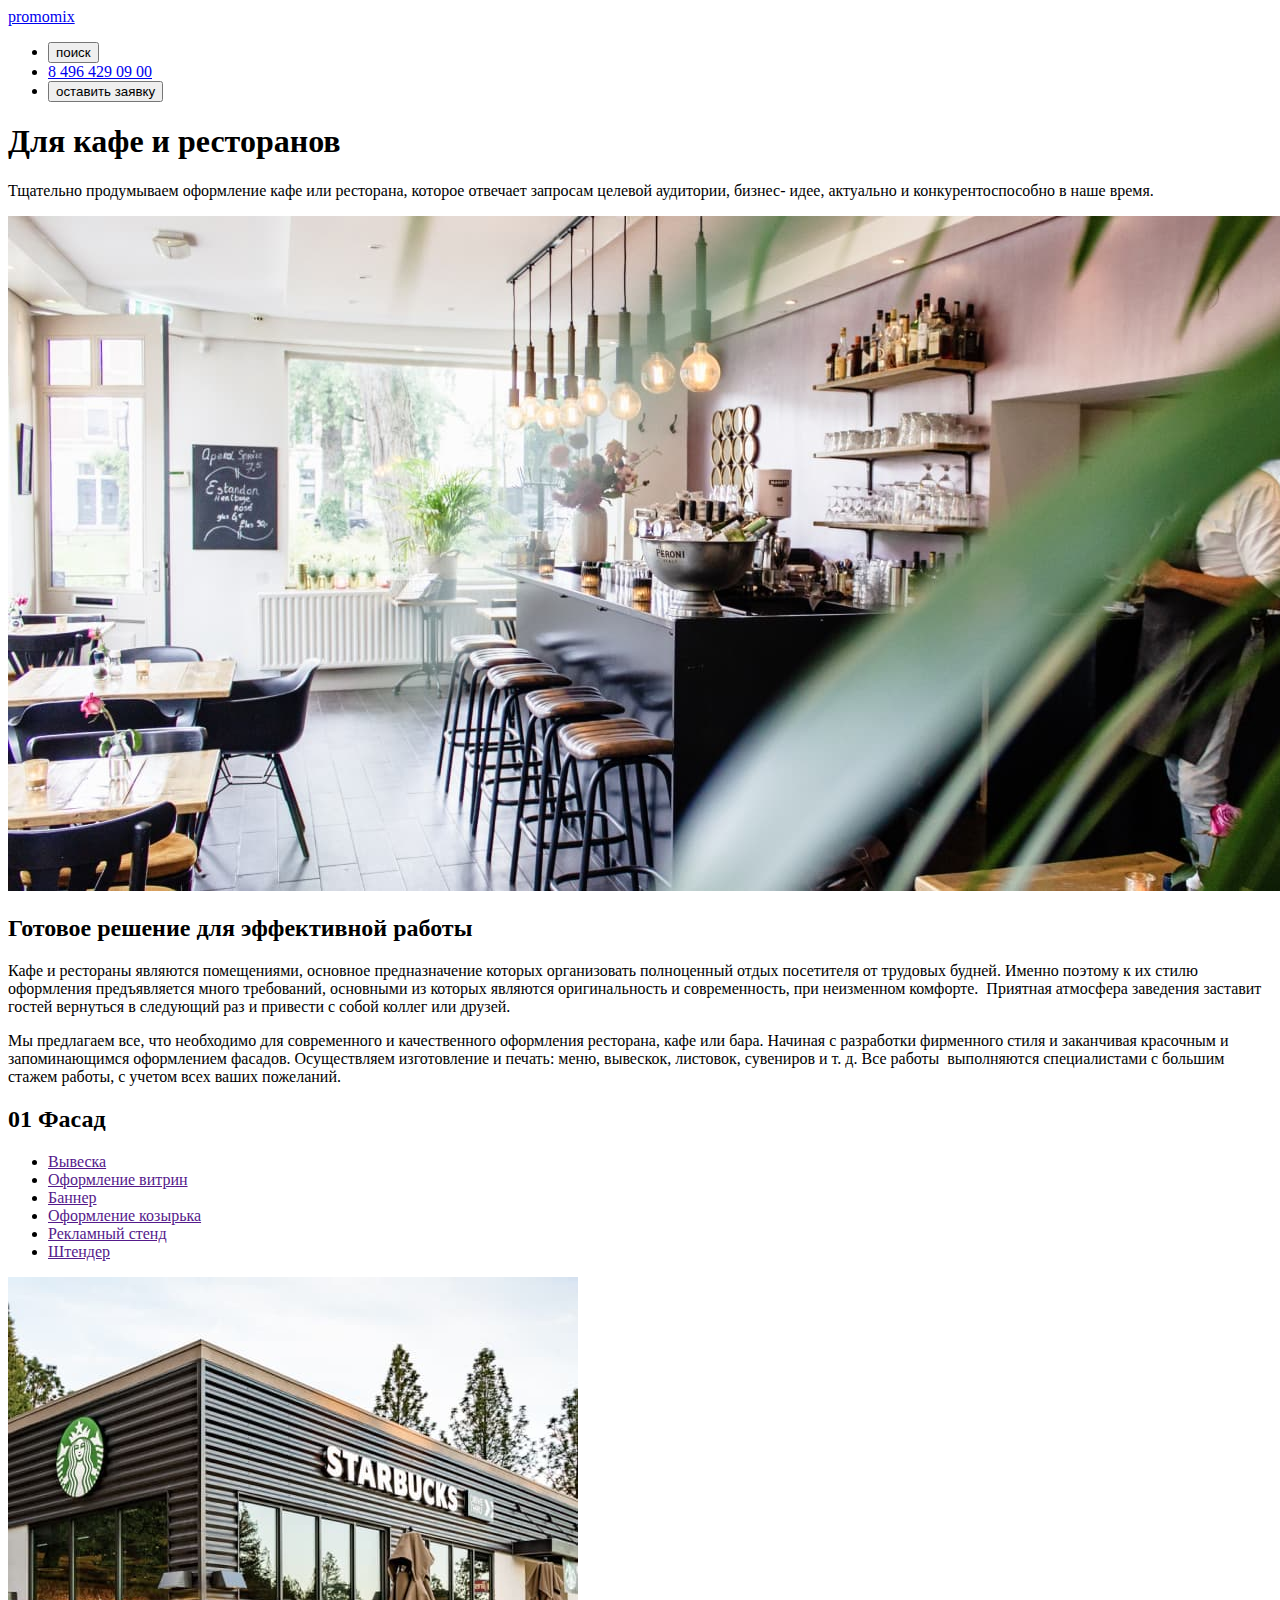
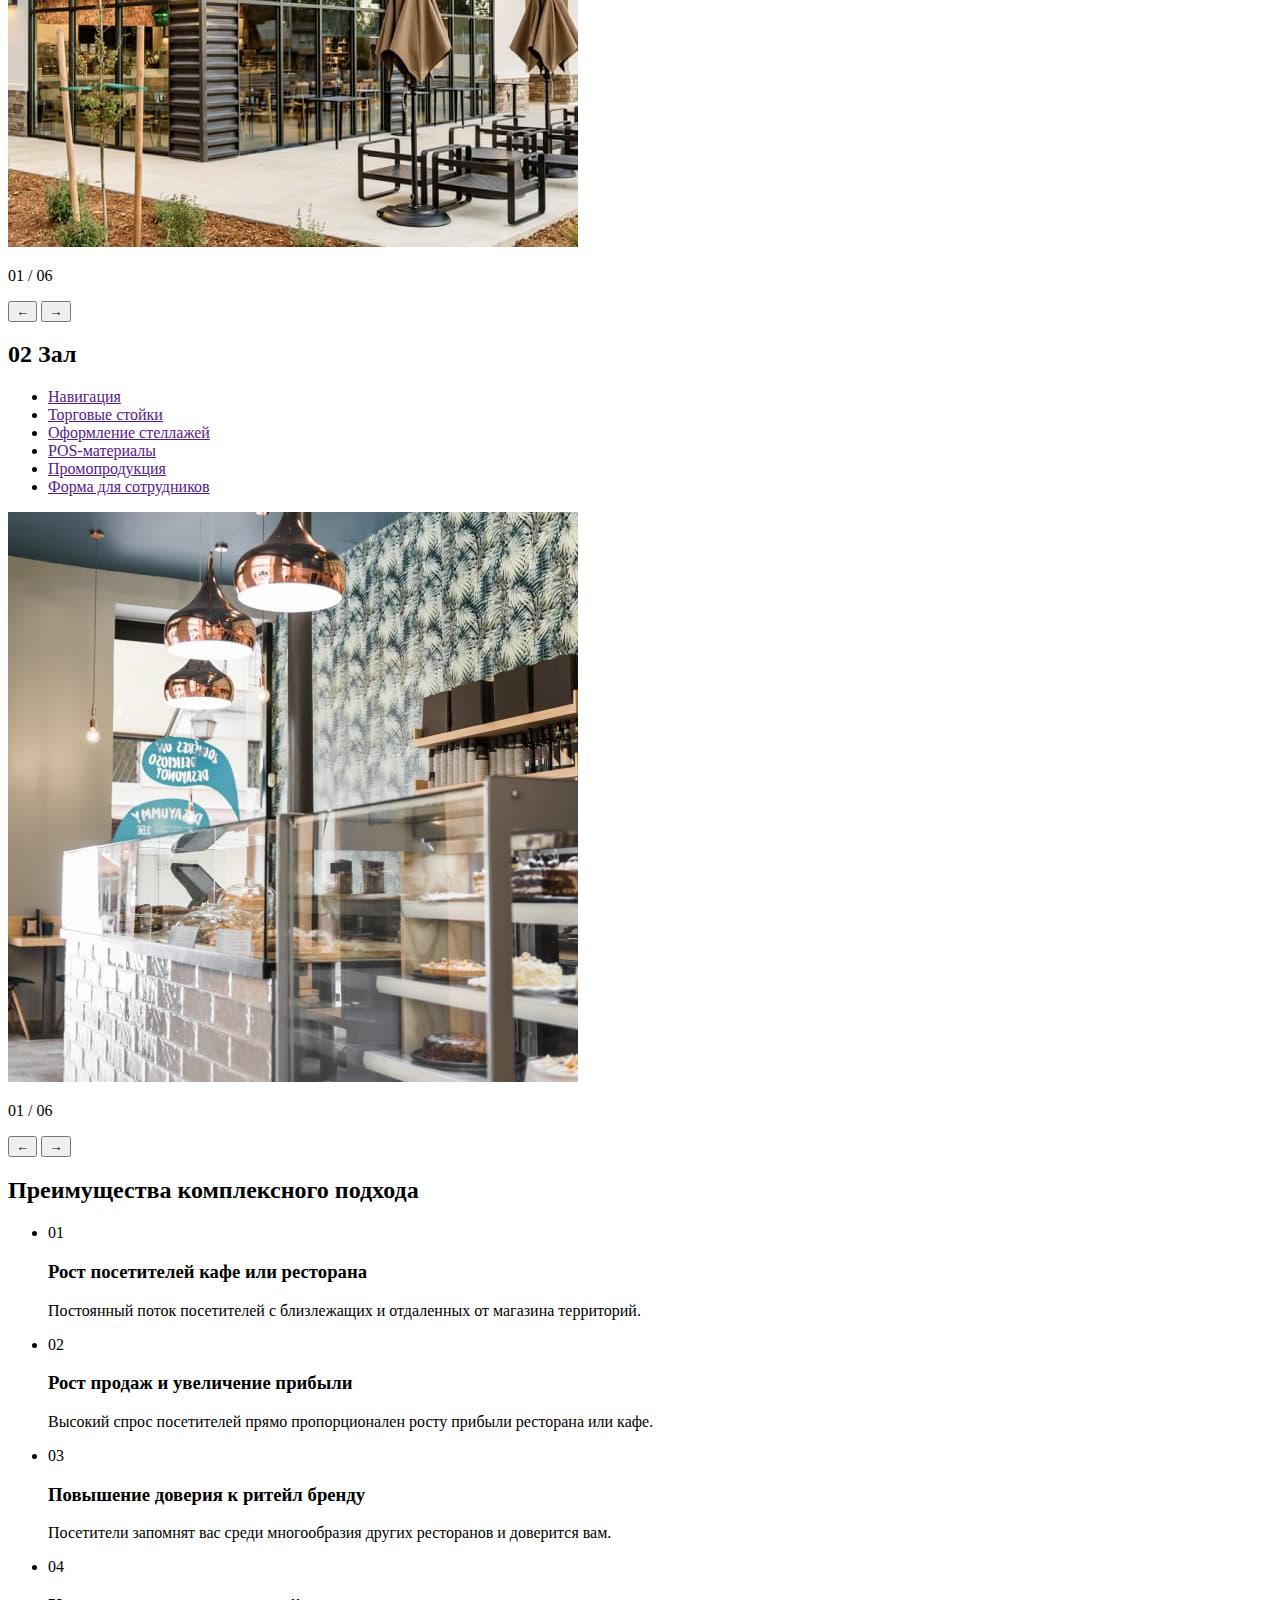
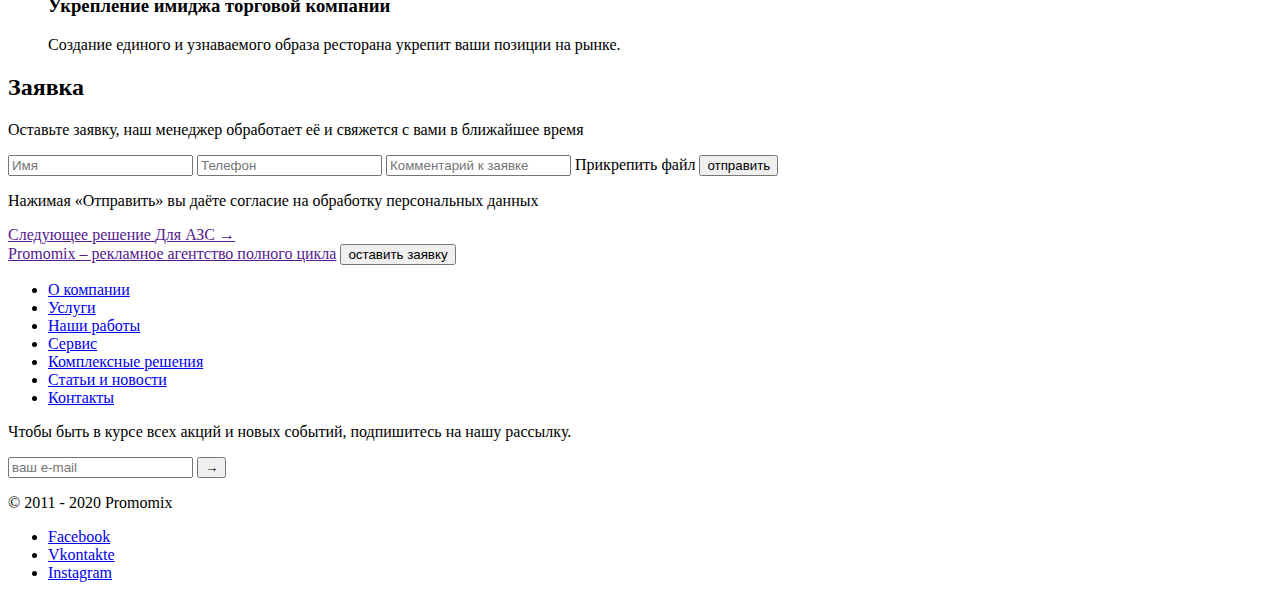
<file: html/restaurants.html>
<!DOCTYPE html>
<html lang="ru">
  <head>
    <meta charset="UTF-8" />
    <meta http-equiv="X-UA-Compatible" content="IE=edge" />
    <meta name="viewport" content="width=device-width, initial-scale=1.0" />
    <title>Для ресторанов и кафе</title>
  </head>
  <body>
    <header>
      <a href="../index.html">promomix</a>
      <nav>
        <ul>
          <li>
            <button type="button">поиск</button>
          </li>
          <li>
            <a href="tel:+84964290900">8 496 429 09 00</a>
          </li>
          <li>
            <button type="button">оставить заявку</button>
          </li>
        </ul>
      </nav>
    </header>
    <main>
      <!-- Main -->
      <section>
        <h1>Для кафе и ресторанов</h1>
        <p>
          Тщательно продумываем оформление кафе или ресторана, которое отвечает
          запросам целевой аудитории, бизнес- идее, актуально и
          конкурентоспособно в наше время.
        </p>
        <img
          src="../images/restaurants/img1.jpg"
          alt="внутреннее помещение ресторана"
          width="1400"
        />
      </section>

      <!-- решение -->
      <section>
        <h2>Готовое решение для эффективной работы</h2>
        <p>
          Кафе и рестораны являются помещениями, основное предназначение которых
          организовать полноценный отдых посетителя от трудовых будней. Именно
          поэтому к их стилю оформления предъявляется много требований,
          основными из которых являются оригинальность и современность, при
          неизменном комфорте.  Приятная атмосфера заведения заставит гостей
          вернуться в следующий раз и привести с собой коллег или друзей.
        </p>
        <p>
          Мы предлагаем все, что необходимо для современного и качественного
          оформления ресторана, кафе или бара. Начиная с разработки фирменного
          стиля и заканчивая красочным и запоминающимся оформлением фасадов.
          Осуществляем изготовление и печать: меню, вывескок, листовок,
          сувениров и т. д. Все работы  выполняются специалистами с большим
          стажем работы, с учетом всех ваших пожеланий.
        </p>
      </section>

      <!--фасад-->
      <section>
        <h2><span>01</span> Фасад</h2>
        <ul>
          <li>
            <a href="">Вывеска</a>
          </li>
          <li>
            <a href="">Оформление витрин</a>
          </li>
          <li>
            <a href="">Баннер</a>
          </li>
          <li>
            <a href="">Оформление козырька</a>
          </li>
          <li>
            <a href="">Рекламный стенд</a>
          </li>
          <li>
            <a href="">Штендер</a>
          </li>
        </ul>
        <img
          src="../images/restaurants/img2.jpg"
          alt="кафетерия starbucks"
          width="570"
        />
        <p>01 / 06</p>
        <button type="submit">&#8592;</button>
        <button type="submit">&#8594;</button>
      </section>
      <!--секция торговый зал-->
      <section>
        <h2><span>02</span> Зал</h2>
        <ul>
          <li>
            <a href="">Навигация</a>
          </li>
          <li>
            <a href="">Торговые стойки</a>
          </li>
          <li>
            <a href="">Оформление стеллажей</a>
          </li>
          <li>
            <a href="">POS-материалы</a>
          </li>
          <li>
            <a href="">Промопродукция</a>
          </li>
          <li>
            <a href="">Форма для сотрудников</a>
          </li>
        </ul>
        <img
          src="../images/restaurants/img3.jpg"
          alt="внутреннее помещение кафетерии"
          width="570"
        />
        <p>01 / 06</p>
        <button type="submit">&#8592;</button>
        <button type="submit">&#8594;</button>
      </section>

      <!-- +подхода-->
      <section>
        <h2>Преимущества комплексного подхода</h2>
        <ul>
          <li>
            <p>01</p>
            <h3>Рост посетителей кафе или ресторана</h3>
            <p>
              Постоянный поток посетителей с близлежащих и отдаленных от
              магазина территорий.
            </p>
          </li>
          <li>
            <p>02</p>
            <h3>Рост продаж и увеличение прибыли</h3>
            <p>
              Высокий спрос посетителей прямо пропорционален росту прибыли
              ресторана или кафе.
            </p>
          </li>
          <li>
            <p>03</p>
            <h3>Повышение доверия к ритейл бренду</h3>
            <p>
              Посетители запомнят вас среди многообразия других ресторанов и
              доверится вам.
            </p>
          </li>
          <li>
            <p>04</p>
            <h3>Укрепление имиджа торговой компании</h3>
            <p>
              Создание единого и узнаваемого образа ресторана укрепит ваши
              позиции на рынке.
            </p>
          </li>
        </ul>
      </section>

      <!--заявка-->
      <section>
        <h2>Заявка</h2>
        <p>
          Оставьте заявку, наш менеджер обработает её и свяжется с вами в
          ближайшее время
        </p>
        <form>
          <input type="text" name="username" placeholder="Имя" />
          <input type="tel" name="phone" placeholder="Телефон" />
          <input type="text" placeholder="Комментарий к заявке" />
          <span>Прикрепить файл</span>
          <button type="submit">отправить</button>
          <p>
            Нажимая «Отправить» вы даёте согласие на обработку персональных
            данных
          </p>
        </form>
      </section>
      <div>
        <a href="">
          <span>Следующее решение</span>
          <span>Для АЗС</span>
          <span>&#8594;</span>
        </a>
      </div>
    </main>

    <!-- footer -->
    <footer>
      <div>
        <div>
          <a href="">Promomix – рекламное агентство полного цикла</a>
          <button type="button">оставить заявку</button>
        </div>
        <nav>
          <ul>
            <li>
              <a href="../html/about.html">О компании</a>
            </li>
            <li>
              <a href="../html/features.html">Услуги</a>
            </li>
            <li>
              <a href="../html/works.html">Наши работы</a>
            </li>
            <li>
              <a href="../html/services.html">Сервис</a>
            </li>
            <li>
              <a href="../html/complex.html">Комплексные решения</a>
            </li>
            <li>
              <a href="../html/posts.html">Статьи и новости</a>
            </li>
            <li>
              <a href="/">Контакты</a>
            </li>
          </ul>
        </nav>
        <div>
          <p>
            Чтобы быть в курсе всех акций и новых событий, подпишитесь на нашу
            рассылку.
          </p>
          <form>
            <input type="email" placeholder="ваш e-mail" />
            <button type="submit">&#8594;</button>
          </form>
        </div>
      </div>
      <div>
        <p>&copy; 2011 - 2020 Promomix</p>
        <ul>
          <li>
            <a href="/">Facebook</a>
          </li>
          <li>
            <a href="/">Vkontakte</a>
          </li>
          <li>
            <a href="/">Instagram</a>
          </li>
        </ul>
      </div>
    </footer>
  </body>
</html>
</file>
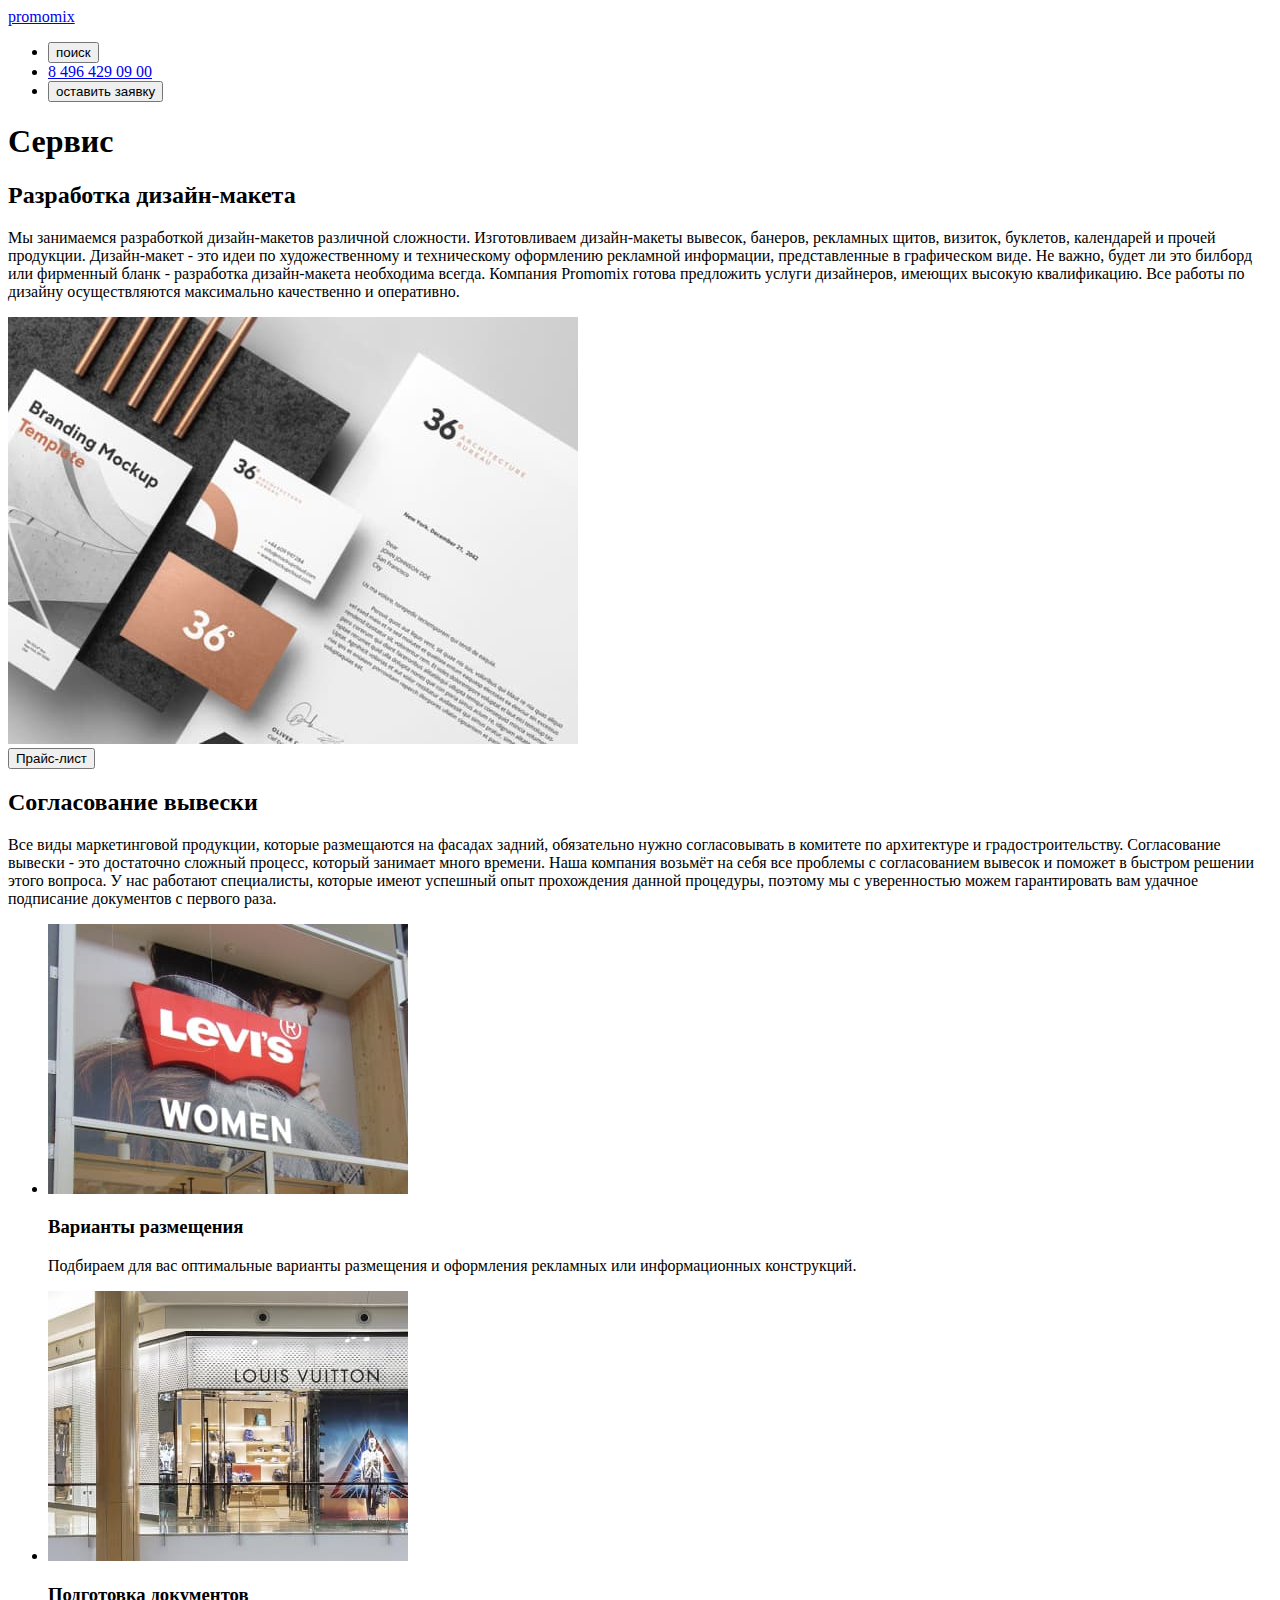
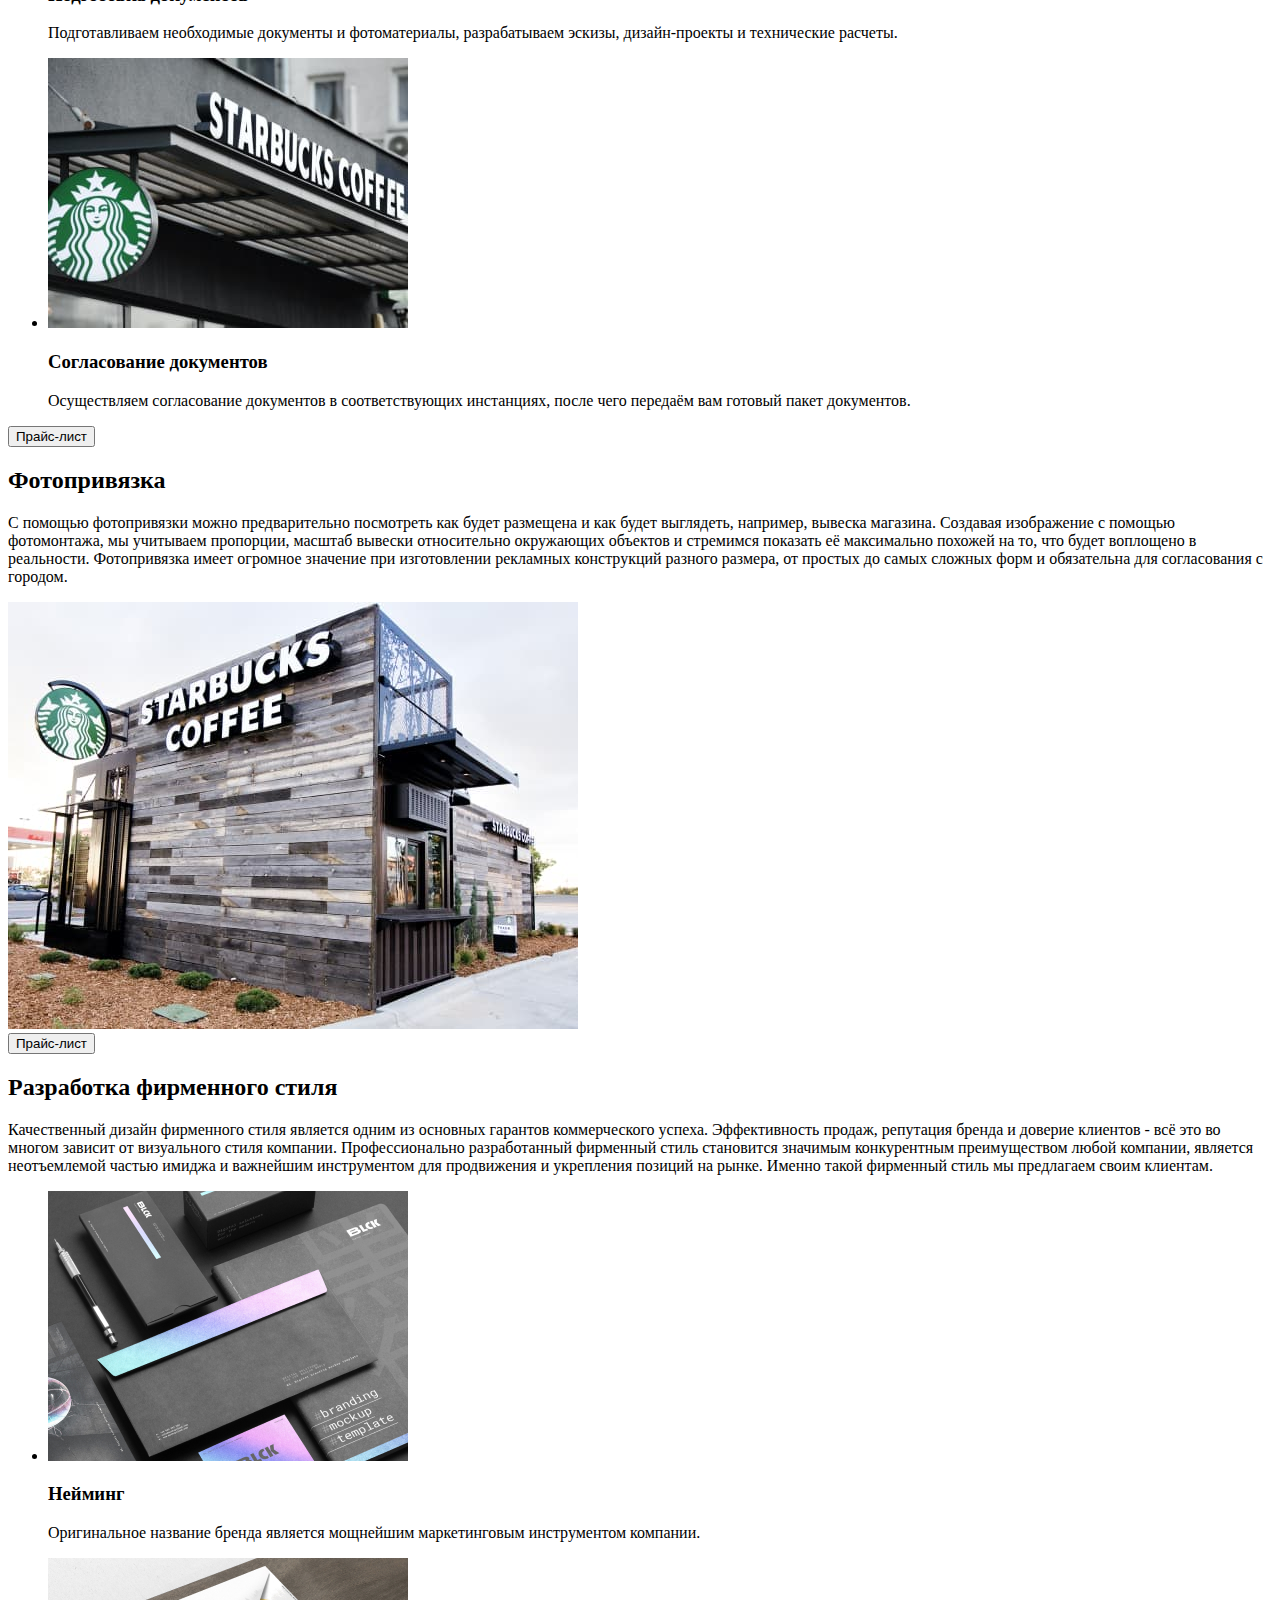
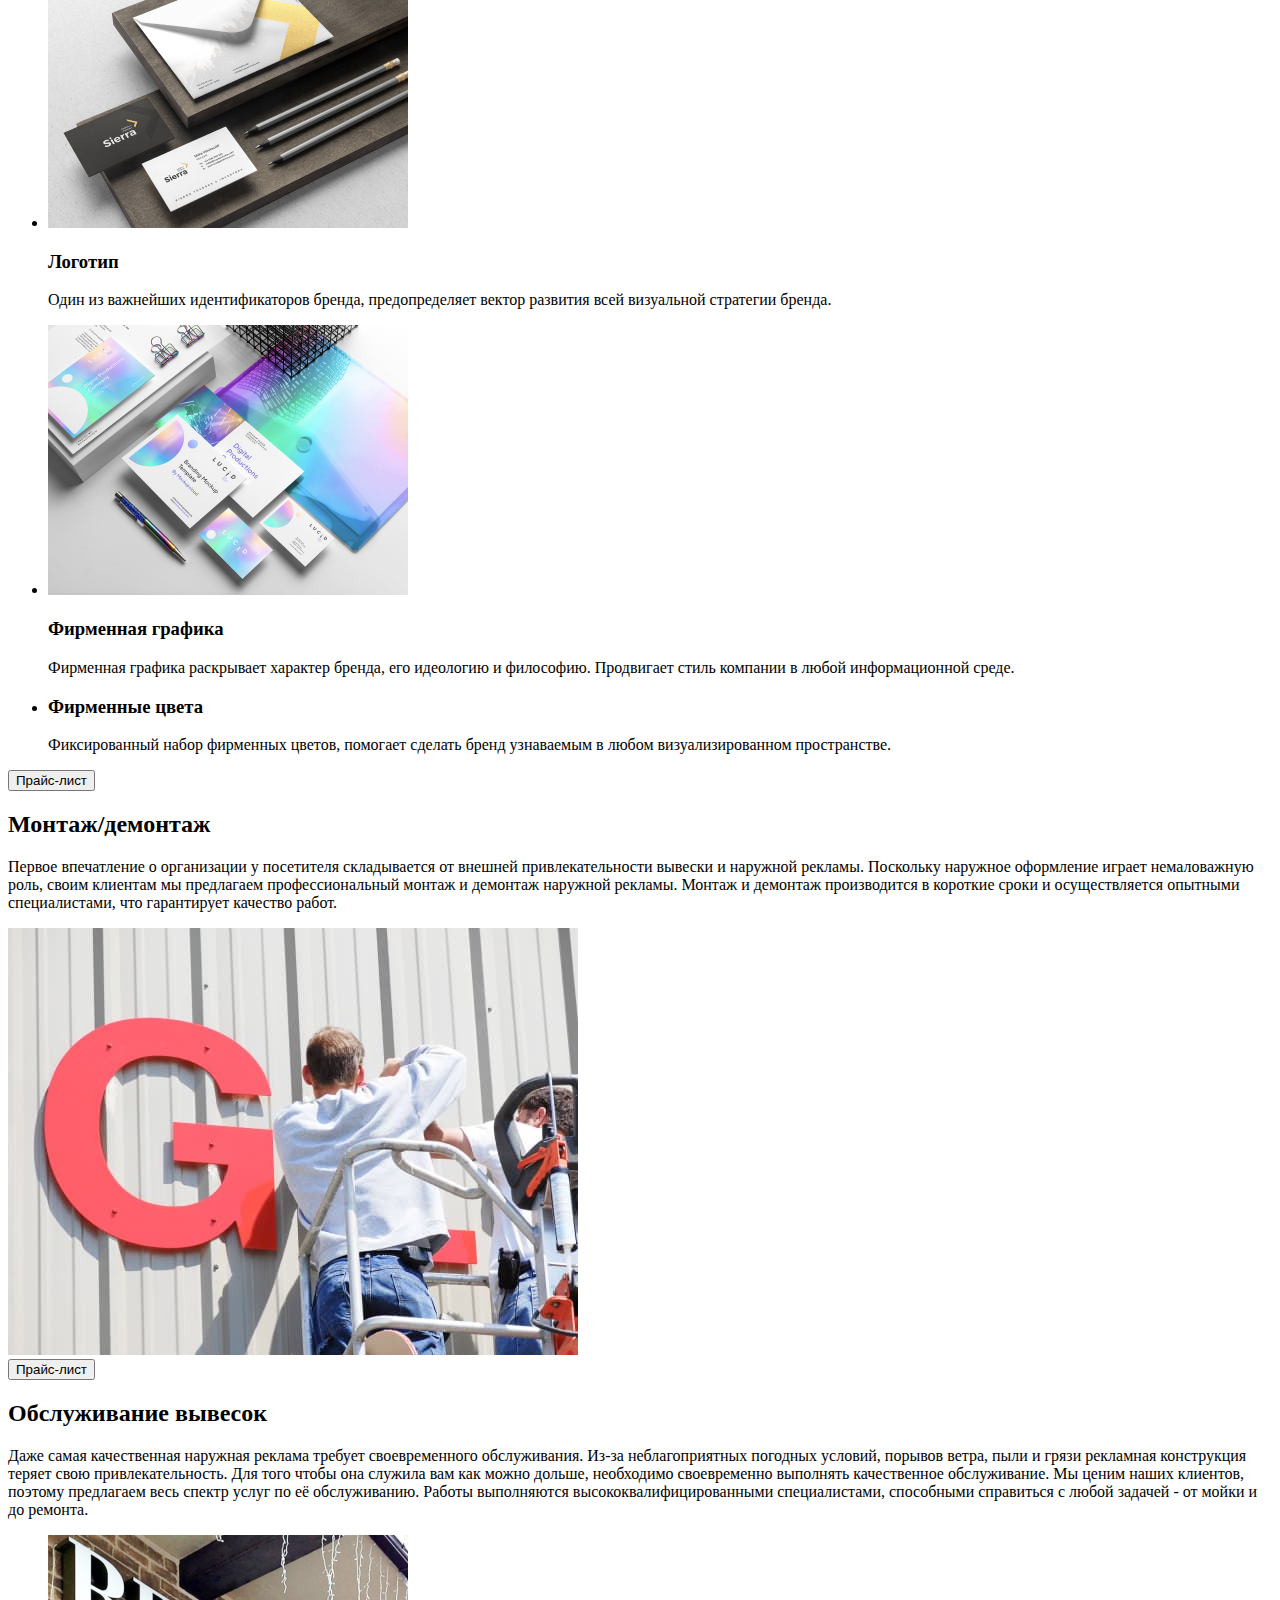
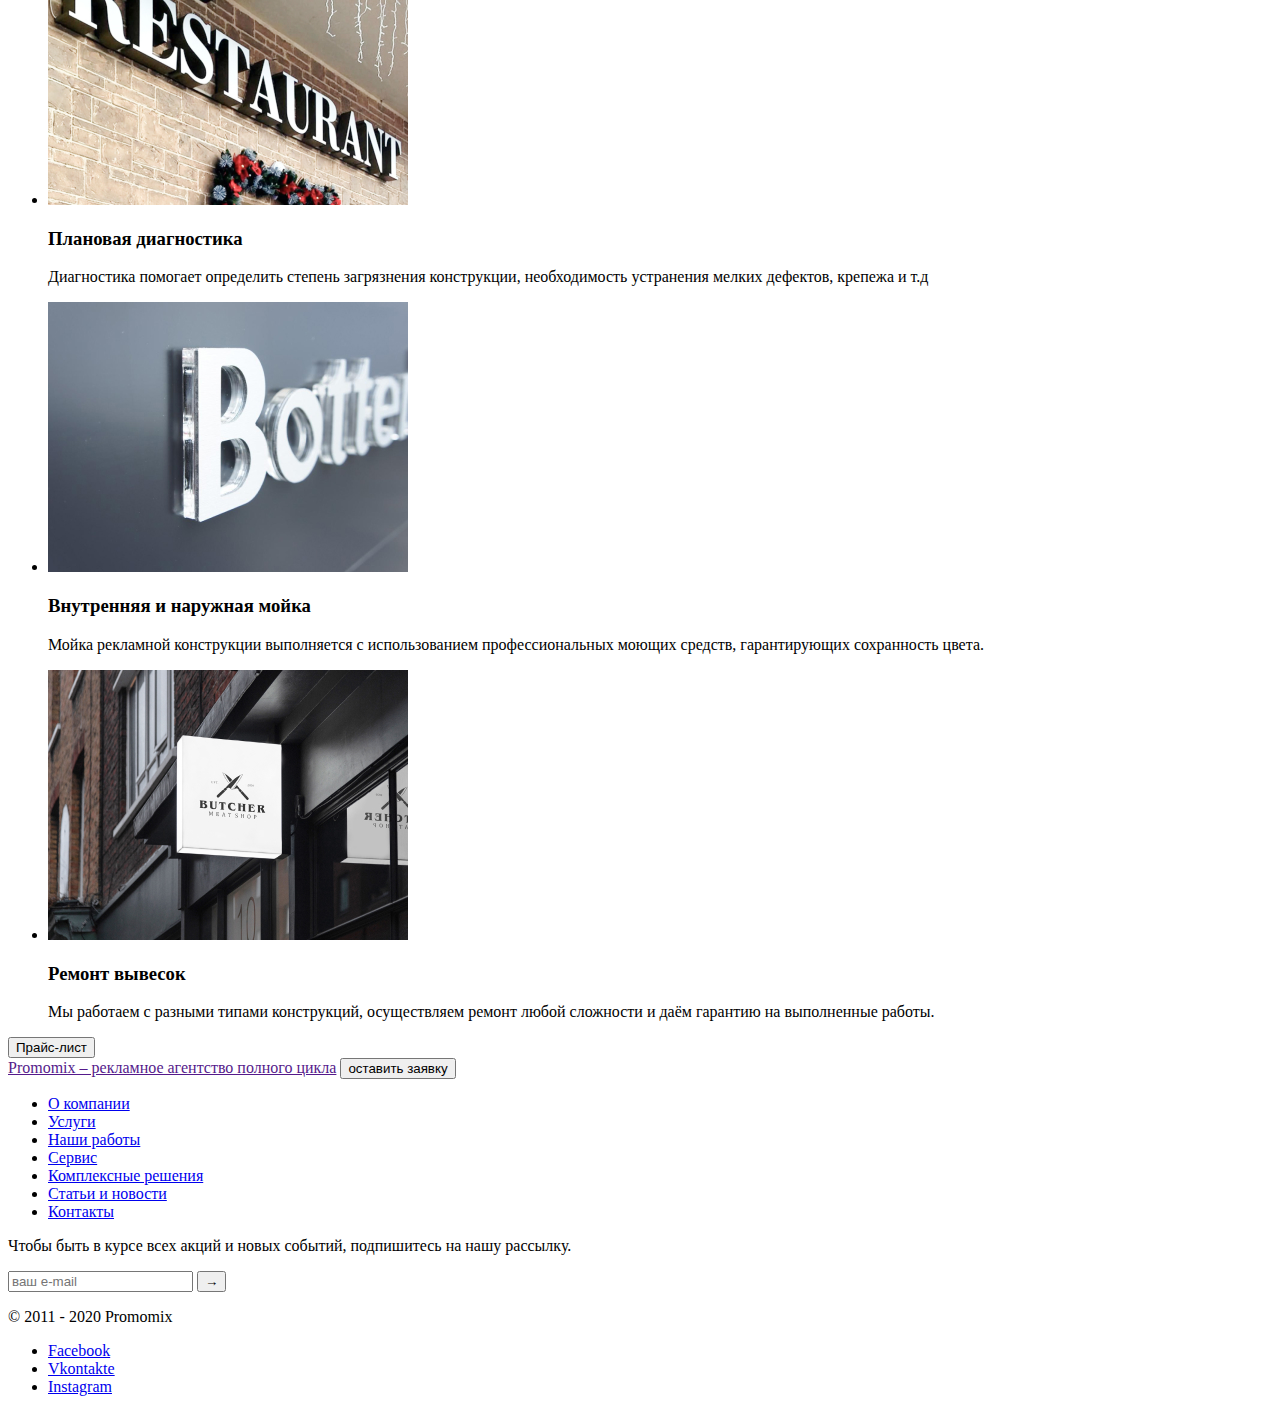
<file: html/services.html>
<!DOCTYPE html>
<html lang="ru">
  <head>
    <meta charset="UTF-8" />
    <meta http-equiv="X-UA-Compatible" content="IE=edge" />
    <meta name="viewport" content="width=device-width, initial-scale=1.0" />
    <title>сервис</title>
  </head>
  <body>
    <header>
      <a href="../index.html">promomix</a>
      <nav>
        <ul>
          <li>
            <button type="button">поиск</button>
          </li>
          <li>
            <a href="tel:+84964290900">8 496 429 09 00</a>
          </li>
          <li>
            <button type="button">оставить заявку</button>
          </li>
        </ul>
      </nav>
    </header>
    <main>
      <!-- Сервис -->
      <section>
        <h1>Сервис</h1>
        <h2>Разработка дизайн-макета</h2>
        <p>
          Мы занимаемся разработкой дизайн-макетов различной сложности.
          Изготовливаем дизайн-макеты вывесок, банеров, рекламных щитов,
          визиток, буклетов, календарей и прочей продукции. Дизайн-макет - это
          идеи по художественному и техническому оформлению рекламной
          информации, представленные в графическом виде. Не важно, будет ли это
          билборд или фирменный бланк - разработка дизайн-макета необходима
          всегда. Компания Promomix готова предложить услуги дизайнеров, имеющих
          высокую квалификацию. Все работы по дизайну осуществляются максимально
          качественно и оперативно.
        </p>
        <img src="../images/services/img1.jpg" alt="полиграфия" />
        <div><button type="button">Прайс-лист</button></div>
      </section>

      <!-- вывеска -->
      <section>
        <h2>Согласование вывески</h2>
        <p>
          Все виды маркетинговой продукции, которые размещаются на фасадах
          задний, обязательно нужно согласовывать в комитете по архитектуре и
          градостроительству. Согласование вывески - это достаточно сложный
          процесс, который занимает много времени. Наша компания возьмёт на себя
          все проблемы с согласованием вывесок и поможет в быстром решении этого
          вопроса. У нас работают специалисты, которые имеют успешный опыт
          прохождения данной процедуры, поэтому мы с уверенностью можем
          гарантировать вам удачное подписание документов с первого раза.
        </p>
        <ul>
          <li>
            <img
              src="../images/services/img2.jpg"
              alt="вывеска магазина Levi's"
            />
            <h3>Варианты размещения</h3>
            <p>
              Подбираем для вас оптимальные варианты размещения и оформления
              рекламных или информационных конструкций.
            </p>
          </li>
          <li>
            <img
              src="../images/services/img3.jpg"
              alt="фасад магазина louis vuitton"
            />
            <h3>Подготовка документов</h3>
            <p>
              Подготавливаем необходимые документы и фотоматериалы,
              разрабатываем эскизы, дизайн-проекты и технические расчеты.
            </p>
          </li>
          <li>
            <img
              src="../images/services/img4.jpg"
              alt="вывеска кофейни starbucks"
            />
            <h3>Согласование документов</h3>
            <p>
              Осуществляем согласование документов в соответствующих инстанциях,
              после чего передаём вам готовый пакет документов.
            </p>
          </li>
        </ul>
        <div><button type="button">Прайс-лист</button></div>
      </section>

      <!-- фотопривязка -->
      <section>
        <h2>Фотопривязка</h2>
        <p>
          C помощью фотопривязки можно предварительно посмотреть как будет
          размещена и как будет выглядеть, например, вывеска магазина. Создавая
          изображение с помощью фотомонтажа, мы учитываем пропорции, масштаб
          вывески относительно окружающих объектов и стремимся показать её
          максимально похожей на то, что будет воплощено в реальности.
          Фотопривязка имеет огромное значение при изготовлении рекламных
          конструкций разного размера, от простых до самых сложных форм и
          обязательна для согласования с городом.
        </p>
        <img src="../images/services/img5.jpg" alt="кофейня starbucks" />
        <div><button type="button">Прайс-лист</button></div>
      </section>

      <!-- стиль -->
      <section>
        <h2>Разработка фирменного стиля</h2>
        <p>
          Качественный дизайн фирменного стиля является одним из основных
          гарантов коммерческого успеха. Эффективность продаж, репутация бренда
          и доверие клиентов - всё это во многом зависит от визуального стиля
          компании. Профессионально разработанный фирменный стиль становится
          значимым конкурентным преимуществом любой компании, является
          неотъемлемой частью имиджа и важнейшим инструментом для продвижения и
          укрепления позиций на рынке. Именно такой фирменный стиль мы
          предлагаем своим клиентам.
        </p>
        <ul>
          <li>
            <img src="../images/services/img6.jpg" alt="рекламная полиграфия" />
            <h3>Нейминг</h3>
            <p>
              Оригинальное название бренда является мощнейшим маркетинговым
              инструментом компании.
            </p>
          </li>
          <li>
            <img src="../images/services/img7.jpg" alt="рекламная полиграфия" />
            <h3>Логотип</h3>
            <p>
              Один из важнейших идентификаторов бренда, предопределяет вектор
              развития всей визуальной стратегии бренда.
            </p>
          </li>
          <li>
            <img src="../images/services/img8.jpg" alt="рекламная полиграфия" />
            <h3>Фирменная графика</h3>
            <p>
              Фирменная графика раскрывает характер бренда, его идеологию и
              философию. Продвигает стиль компании в любой информационной среде.
            </p>
          </li>
          <li>
            <h3>Фирменные цвета</h3>
            <p>
              Фиксированный набор фирменных цветов, помогает сделать бренд
              узнаваемым в любом визуализированном пространстве.
            </p>
          </li>
        </ul>
        <div><button type="button">Прайс-лист</button></div>
      </section>

      <!-- монтаж -->
      <section>
        <h2>Монтаж/демонтаж</h2>
        <p>
          Первое впечатление о организации у посетителя складывается от внешней
          привлекательности вывески и наружной рекламы. Поскольку наружное
          оформление играет немаловажную роль, своим клиентам мы предлагаем
          профессиональный монтаж и демонтаж наружной рекламы. Монтаж и демонтаж
          производится в короткие сроки и осуществляется опытными специалистами,
          что гарантирует качество работ.
        </p>
        <img
          src="../images/services/img9.jpg"
          alt="два рабочих монтируют вывеску"
        />
        <div><button type="button">Прайс-лист</button></div>
      </section>

      <!-- обслуживание -->
      <section>
        <h2>Обслуживание вывесок</h2>
        <p>
          Даже самая качественная наружная реклама требует своевременного
          обслуживания. Из-за неблагоприятных погодных условий, порывов ветра,
          пыли и грязи рекламная конструкция теряет свою привлекательность. Для
          того чтобы она служила вам как можно дольше, необходимо своевременно
          выполнять качественное обслуживание. Мы ценим наших клиентов, поэтому
          предлагаем весь спектр услуг по её обслуживанию. Работы выполняются
          высококвалифицированными специалистами, способными справиться с любой
          задачей - от мойки и до ремонта.
        </p>
        <ul>
          <li>
            <img src="../images/services/img10.jpg" alt="вывеска restaurant" />
            <h3>Плановая диагностика</h3>
            <p>
              Диагностика помогает определить степень загрязнения конструкции,
              необходимость устранения мелких дефектов, крепежа и т.д
            </p>
          </li>
          <li>
            <img src="../images/services/img11.jpg" alt="объемная вывеска" />
            <h3>Внутренняя и наружная мойка</h3>
            <p>
              Мойка рекламной конструкции выполняется с использованием
              профессиональных моющих средств, гарантирующих сохранность цвета.
            </p>
          </li>
          <li>
            <img src="../images/services/img12.jpg" alt="рекламная вывеска" />
            <h3>Ремонт вывесок</h3>
            <p>
              Мы работаем с разными типами конструкций, осуществляем ремонт
              любой сложности и даём гарантию на выполненные работы.
            </p>
          </li>
        </ul>
        <div><button type="button">Прайс-лист</button></div>
      </section>
    </main>

    <!-- footer -->
    <footer>
      <div>
        <div>
          <a href="">Promomix – рекламное агентство полного цикла</a>
          <button type="button">оставить заявку</button>
        </div>
        <nav>
          <ul>
            <li>
              <a href="../html/about.html">О компании</a></li>
            <li>
              <a href="../html/features.html">Услуги</a></li>
            <li>
              <a href="../html/works.html">Наши работы</a></li>
            <li>
              <a href="../html/services.html">Сервис</a></li>
            <li>
              <a href="../html/complex.html">Комплексные решения</a></li>
            <li>
              <a href="../html/posts.html">Статьи и новости</a></li>
            <li>
              <a href="/">Контакты</a></li>
          </ul>
        </nav>
        <div>
          <p>
            Чтобы быть в курсе всех акций и новых событий, подпишитесь на нашу
            рассылку.
          </p>
          <form>
            <input type="email" placeholder="ваш e-mail" />
            <button type="submit">&#8594;</button>
          </form>
        </div>
      </div>
      <div>
        <p>&copy; 2011 - 2020 Promomix</p>
        <ul>
          <li>
            <a href="/">Facebook</a>
          </li>
          <li>
            <a href="/">Vkontakte</a>
          </li>
          <li>
            <a href="/">Instagram</a>
          </li>
        </ul>
      </div>
    </footer>
  </body>
</html>
</file>
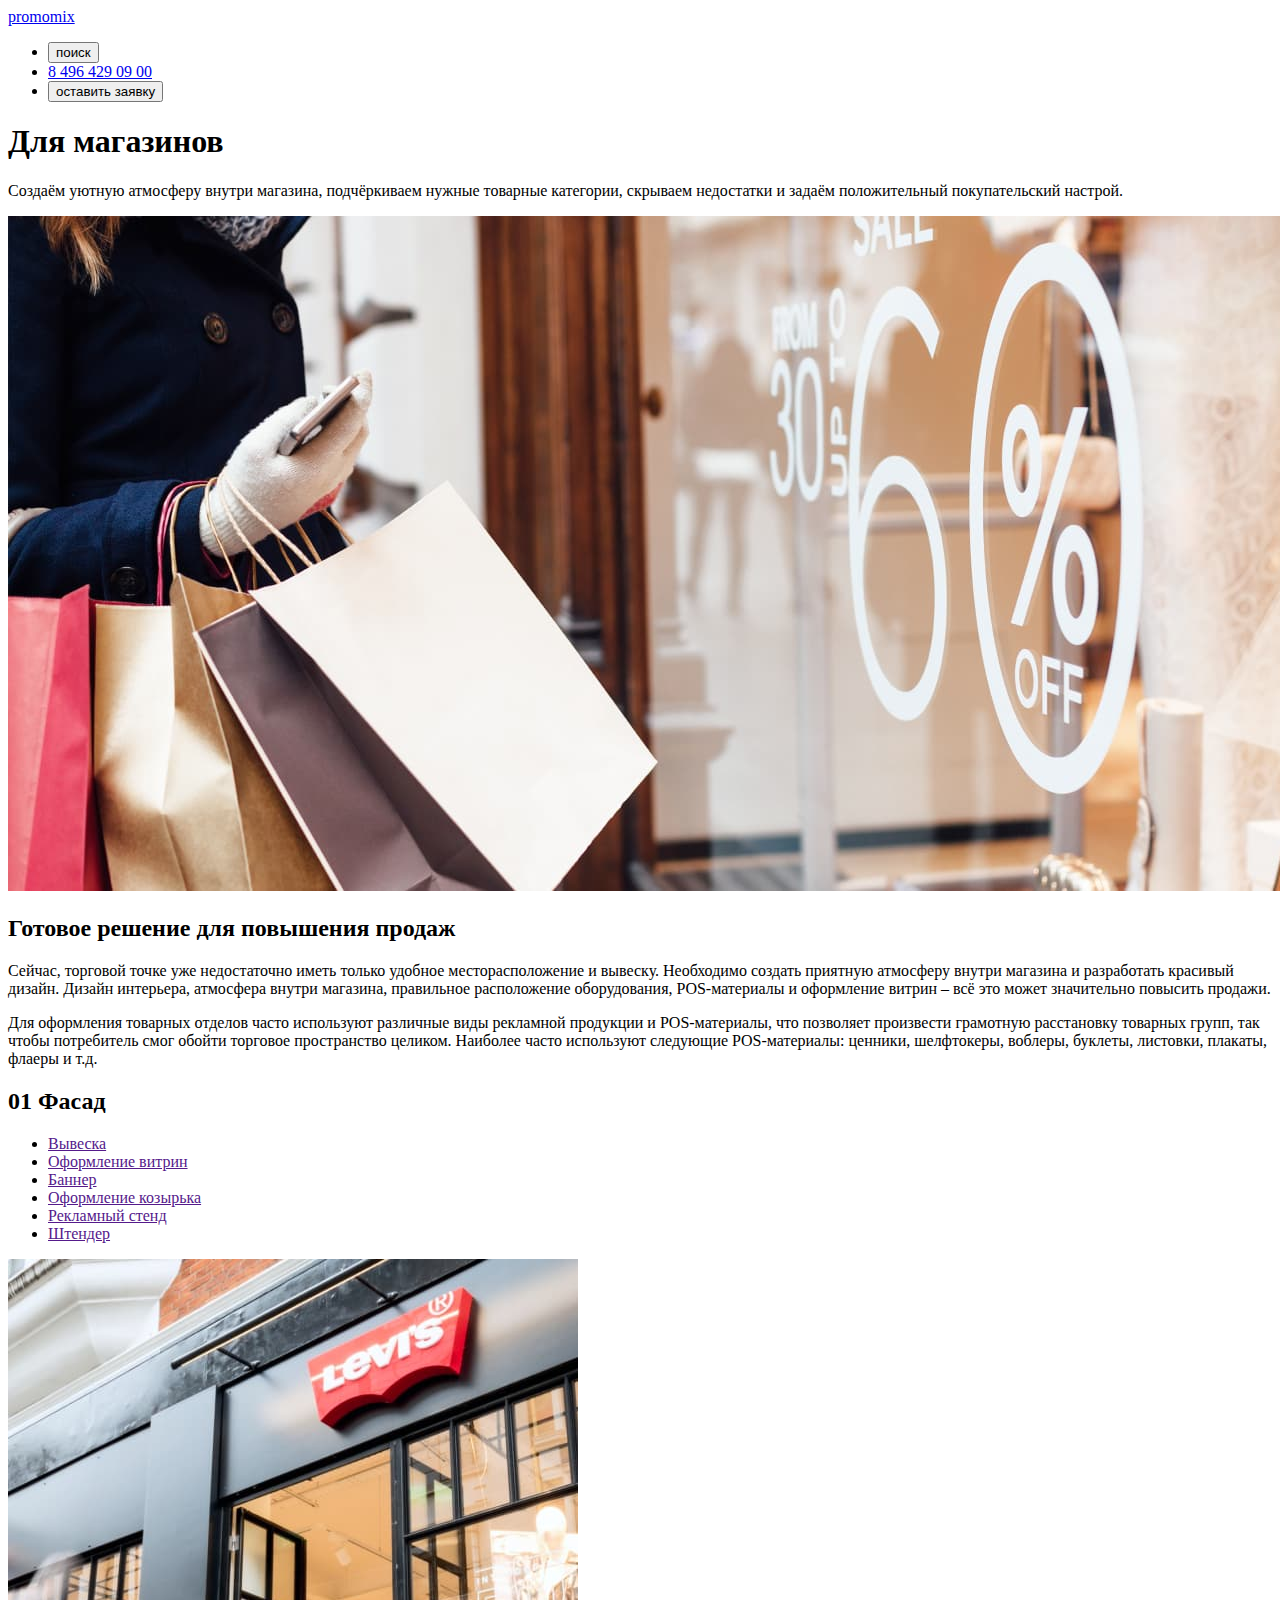
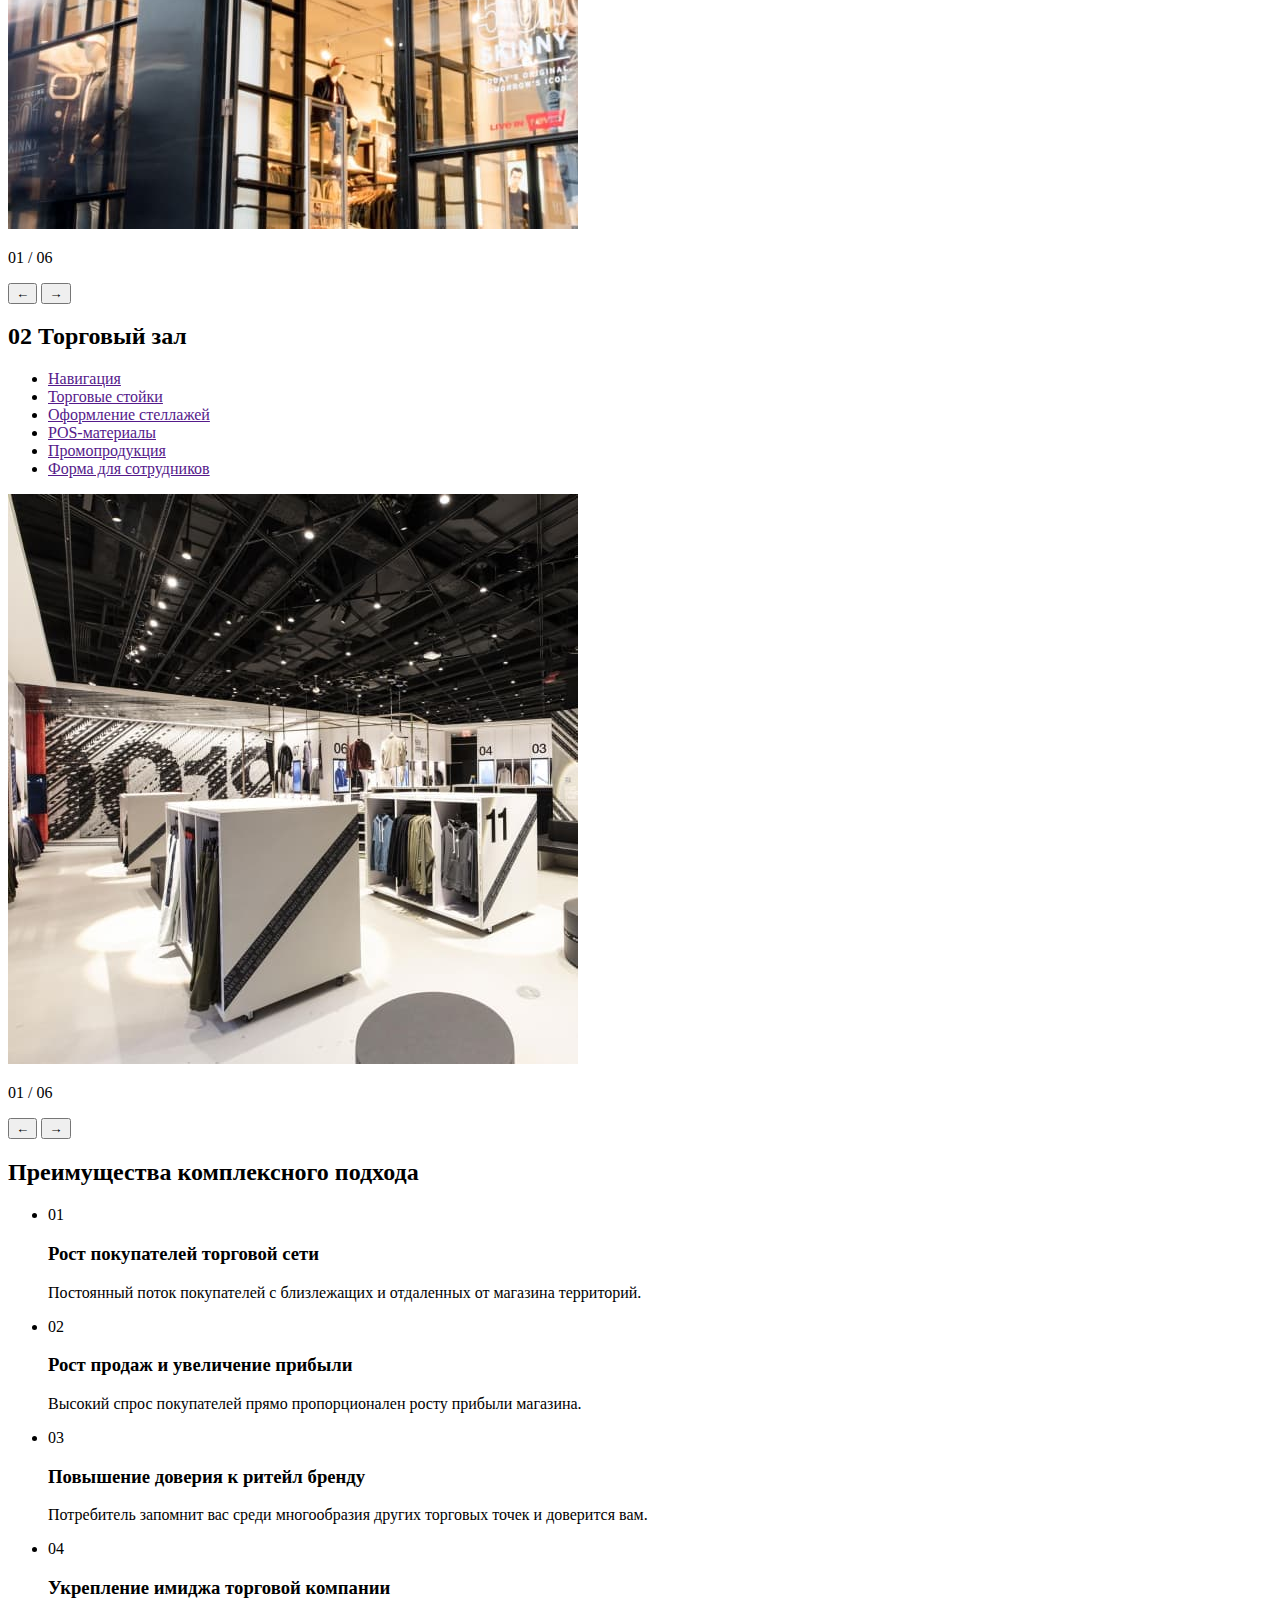
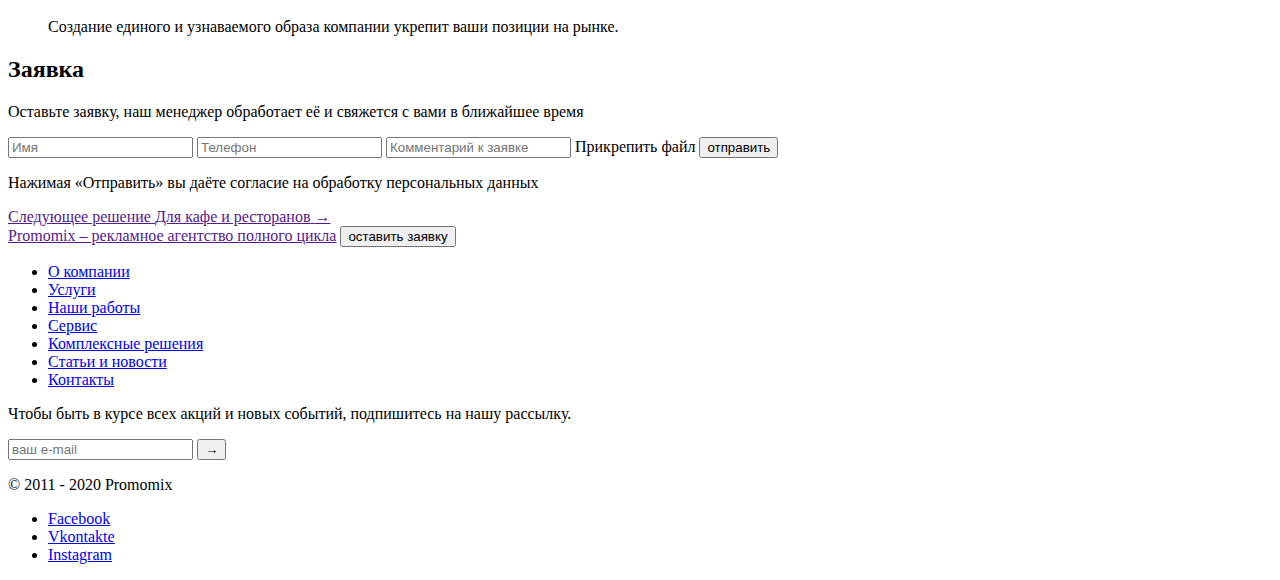
<file: html/stores.html>
<!DOCTYPE html>
<html lang="ru">
  <head>
    <meta charset="UTF-8" />
    <meta http-equiv="X-UA-Compatible" content="IE=edge" />
    <meta name="viewport" content="width=device-width, initial-scale=1.0" />
    <title>Для магазинов</title>
  </head>
  <header>
    <a href="../index.html">promomix</a>
    <nav>
      <ul>
        <li>
          <button type="button">поиск</button>
        </li>
        <li>
          <a href="tel:+84964290900">8 496 429 09 00</a>
        </li>
        <li>
          <button type="button">оставить заявку</button>
        </li>
      </ul>
    </nav>
  </header>
  <main>
    <!-- Main -->
    <section>
      <h1>Для магазинов</h1>
      <p>
        Создаём уютную атмосферу внутри магазина, подчёркиваем нужные товарные
        категории, скрываем недостатки и задаём положительный покупательский
        настрой.
      </p>
      <img
        src="../images/stores/img1.jpg"
        alt="покупательница перед витриной магазина"
        width="1400"
      />
    </section>

    <!-- решение -->
    <section>
      <h2>Готовое решение для повышения продаж</h2>
      <p>
        Сейчас, торговой точке уже недостаточно иметь только удобное
        месторасположение и вывеску. Необходимо создать приятную атмосферу
        внутри магазина и разработать красивый дизайн. Дизайн интерьера,
        атмосфера внутри магазина, правильное расположение оборудования,
        POS-материалы и оформление витрин – всё это может значительно повысить
        продажи.
      </p>
      <p>
        Для оформления товарных отделов часто используют различные виды
        рекламной продукции и POS-материалы, что позволяет произвести грамотную
        расстановку товарных групп, так чтобы потребитель смог обойти торговое
        пространство целиком. Наиболее часто используют следующие POS-материалы:
        ценники, шелфтокеры, воблеры, буклеты, листовки, плакаты, флаеры и т.д.
      </p>
    </section>

    <!--фасад-->
    <section>
      <h2><span>01</span> Фасад</h2>
      <ul>
        <li><a href="">Вывеска</a></li>
        <li><a href="">Оформление витрин</a></li>
        <li><a href="">Баннер</a></li>
        <li><a href="">Оформление козырька</a></li>
        <li><a href="">Рекламный стенд</a></li>
        <li><a href="">Штендер</a></li>
      </ul>
      <img
        src="../images/stores/img2.jpg"
        alt="вывеска магазтна levis"
        width="570"
      />
      <p>01 / 06</p>
      <button type="submit">&#8592;</button>
      <button type="submit">&#8594;</button>
    </section>
    <!--торговый зал-->
    <section>
      <h2><span>02</span> Торговый зал</h2>
      <ul>
        <li><a href="">Навигация</a></li>
        <li><a href="">Торговые стойки</a></li>
        <li><a href="">Оформление стеллажей</a></li>
        <li><a href="">POS-материалы</a></li>
        <li><a href="">Промопродукция</a></li>
        <li><a href="">Форма для сотрудников</a></li>
      </ul>
      <img
        src="../images/stores/img3.jpg"
        alt="торговый зал вещевого магазина"
        width="570"
      />
      <p>01 / 06</p>
      <button type="submit">&#8592;</button>
      <button type="submit">&#8594;</button>
    </section>

    <!-- +подхода-->
    <section>
      <h2>Преимущества комплексного подхода</h2>
      <ul>
        <li>
          <p>01</p>
          <h3>Рост покупателей торговой сети</h3>
          <p>
            Постоянный поток покупателей с близлежащих и отдаленных от магазина
            территорий.
          </p>
        </li>
        <li>
          <p>02</p>
          <h3>Рост продаж и увеличение прибыли</h3>
          <p>
            Высокий спрос покупателей прямо пропорционален росту прибыли
            магазина.
          </p>
        </li>
        <li>
          <p>03</p>
          <h3>Повышение доверия к ритейл бренду</h3>
          <p>
            Потребитель запомнит вас среди многообразия других торговых точек и
            доверится вам.
          </p>
        </li>
        <li>
          <p>04</p>
          <h3>Укрепление имиджа торговой компании</h3>
          <p>
            Создание единого и узнаваемого образа компании укрепит ваши позиции
            на рынке.
          </p>
        </li>
      </ul>
    </section>

    <!--заявка-->
    <section>
      <h2>Заявка</h2>
      <p>
        Оставьте заявку, наш менеджер обработает её и свяжется с вами в
        ближайшее время
      </p>
      <form>
        <input type="text" name="username" placeholder="Имя" />
        <input type="tel" name="phone" placeholder="Телефон" />
        <input type="text" placeholder="Комментарий к заявке" />
        <span>Прикрепить файл</span>
        <button type="submit">отправить</button>
        <p>
          Нажимая «Отправить» вы даёте согласие на обработку персональных данных
        </p>
      </form>
    </section>
    <div>
      <a href="">
        <span>Следующее решение</span>
        <span>Для кафе и ресторанов</span>
        <span>&#8594;</span>
      </a>
    </div>
  </main>

  <!-- footer -->
  <footer>
    <div>
      <div>
        <a href="">Promomix – рекламное агентство полного цикла</a>
        <button type="button">оставить заявку</button>
      </div>
      <nav>
        <ul>
          <li>
            <a href="../html/about.html">О компании</a>
          </li>
          <li>
            <a href="../html/features.html">Услуги</a>
          </li>
          <li>
            <a href="../html/works.html">Наши работы</a>
          </li>
          <li>
            <a href="../html/services.html">Сервис</a>
          </li>
          <li>
            <a href="../html/complex.html">Комплексные решения</a>
          </li>
          <li>
            <a href="../html/posts.html">Статьи и новости</a>
          </li>
          <li>
            <a href="/">Контакты</a>
          </li>
        </ul>
      </nav>
      <div>
        <p>
          Чтобы быть в курсе всех акций и новых событий, подпишитесь на нашу
          рассылку.
        </p>
        <form>
          <input type="email" placeholder="ваш e-mail" />
          <button type="submit">&#8594;</button>
        </form>
      </div>
    </div>
    <div>
      <p>&copy; 2011 - 2020 Promomix</p>
      <ul>
        <li>
          <a href="/">Facebook</a>
        </li>
        <li>
          <a href="/">Vkontakte</a>
        </li>
        <li>
          <a href="/">Instagram</a>
        </li>
      </ul>
    </div>
  </footer>
</html>
</file>
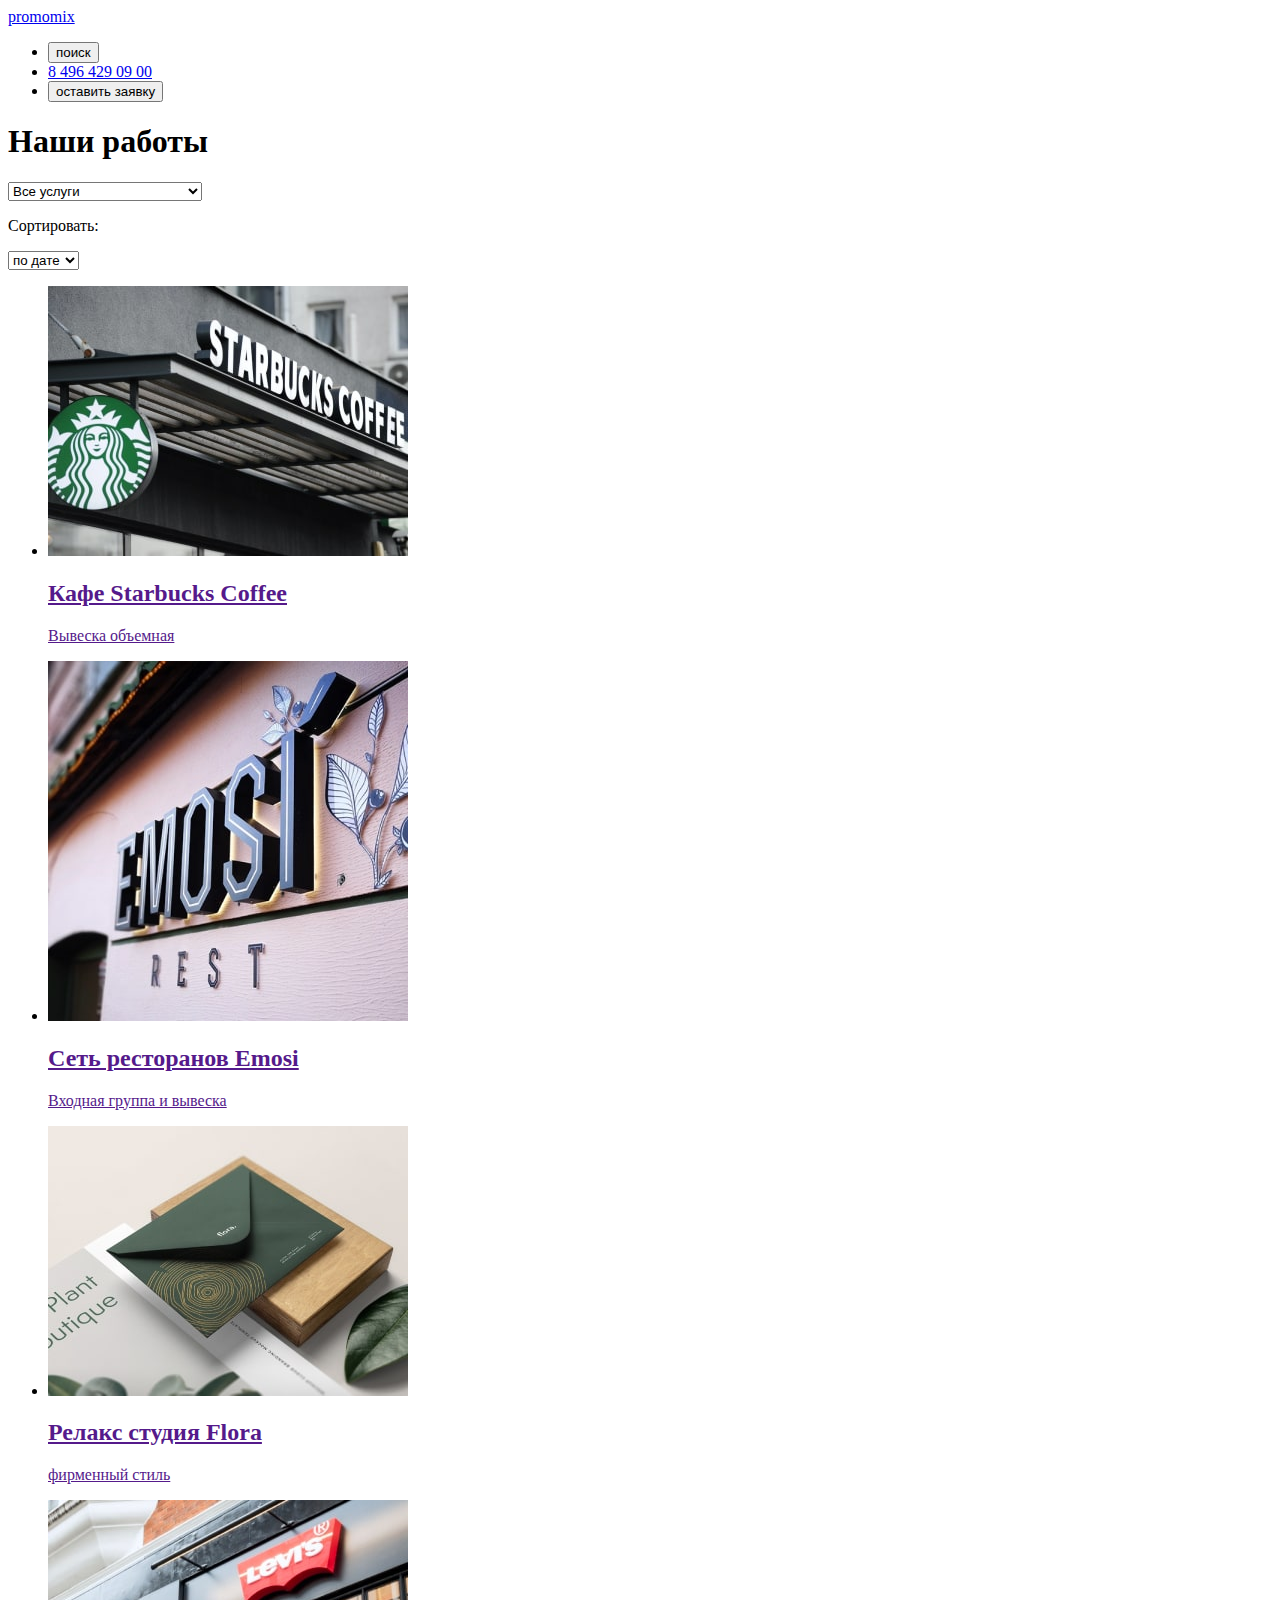
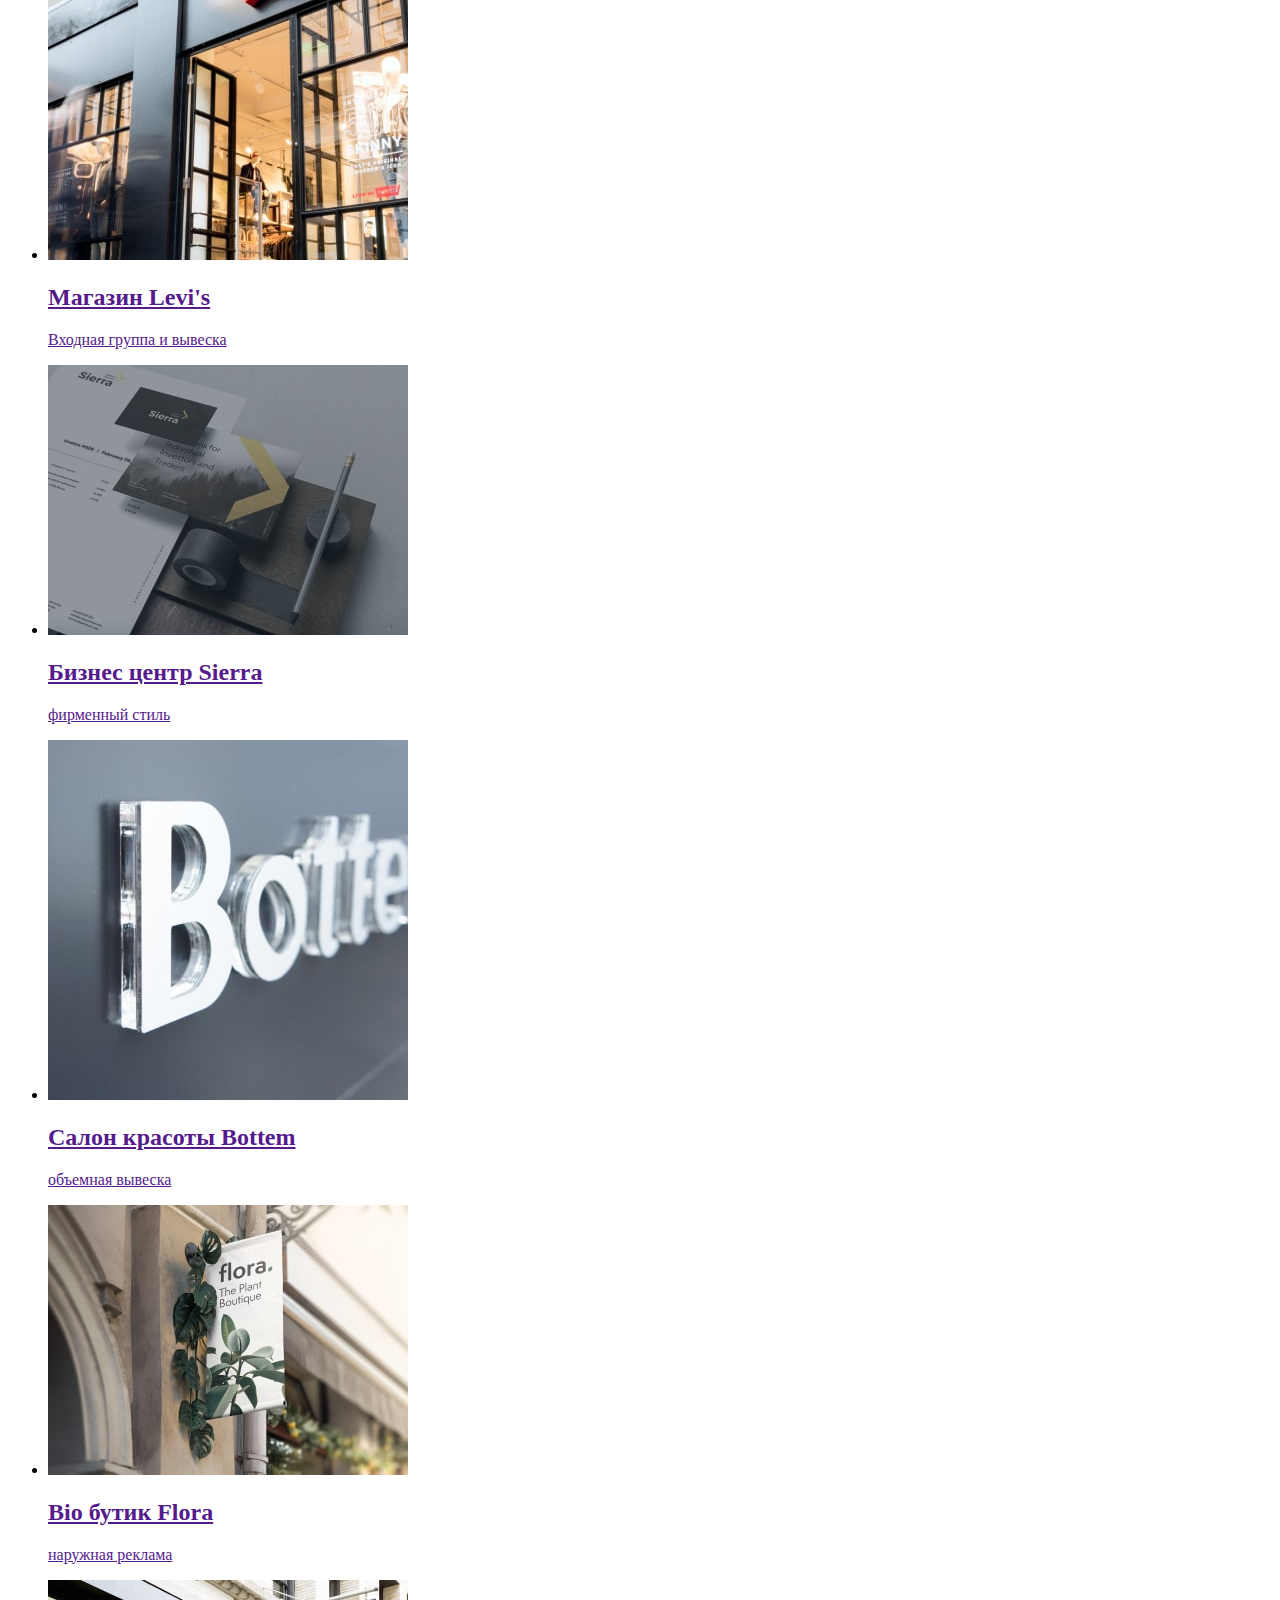
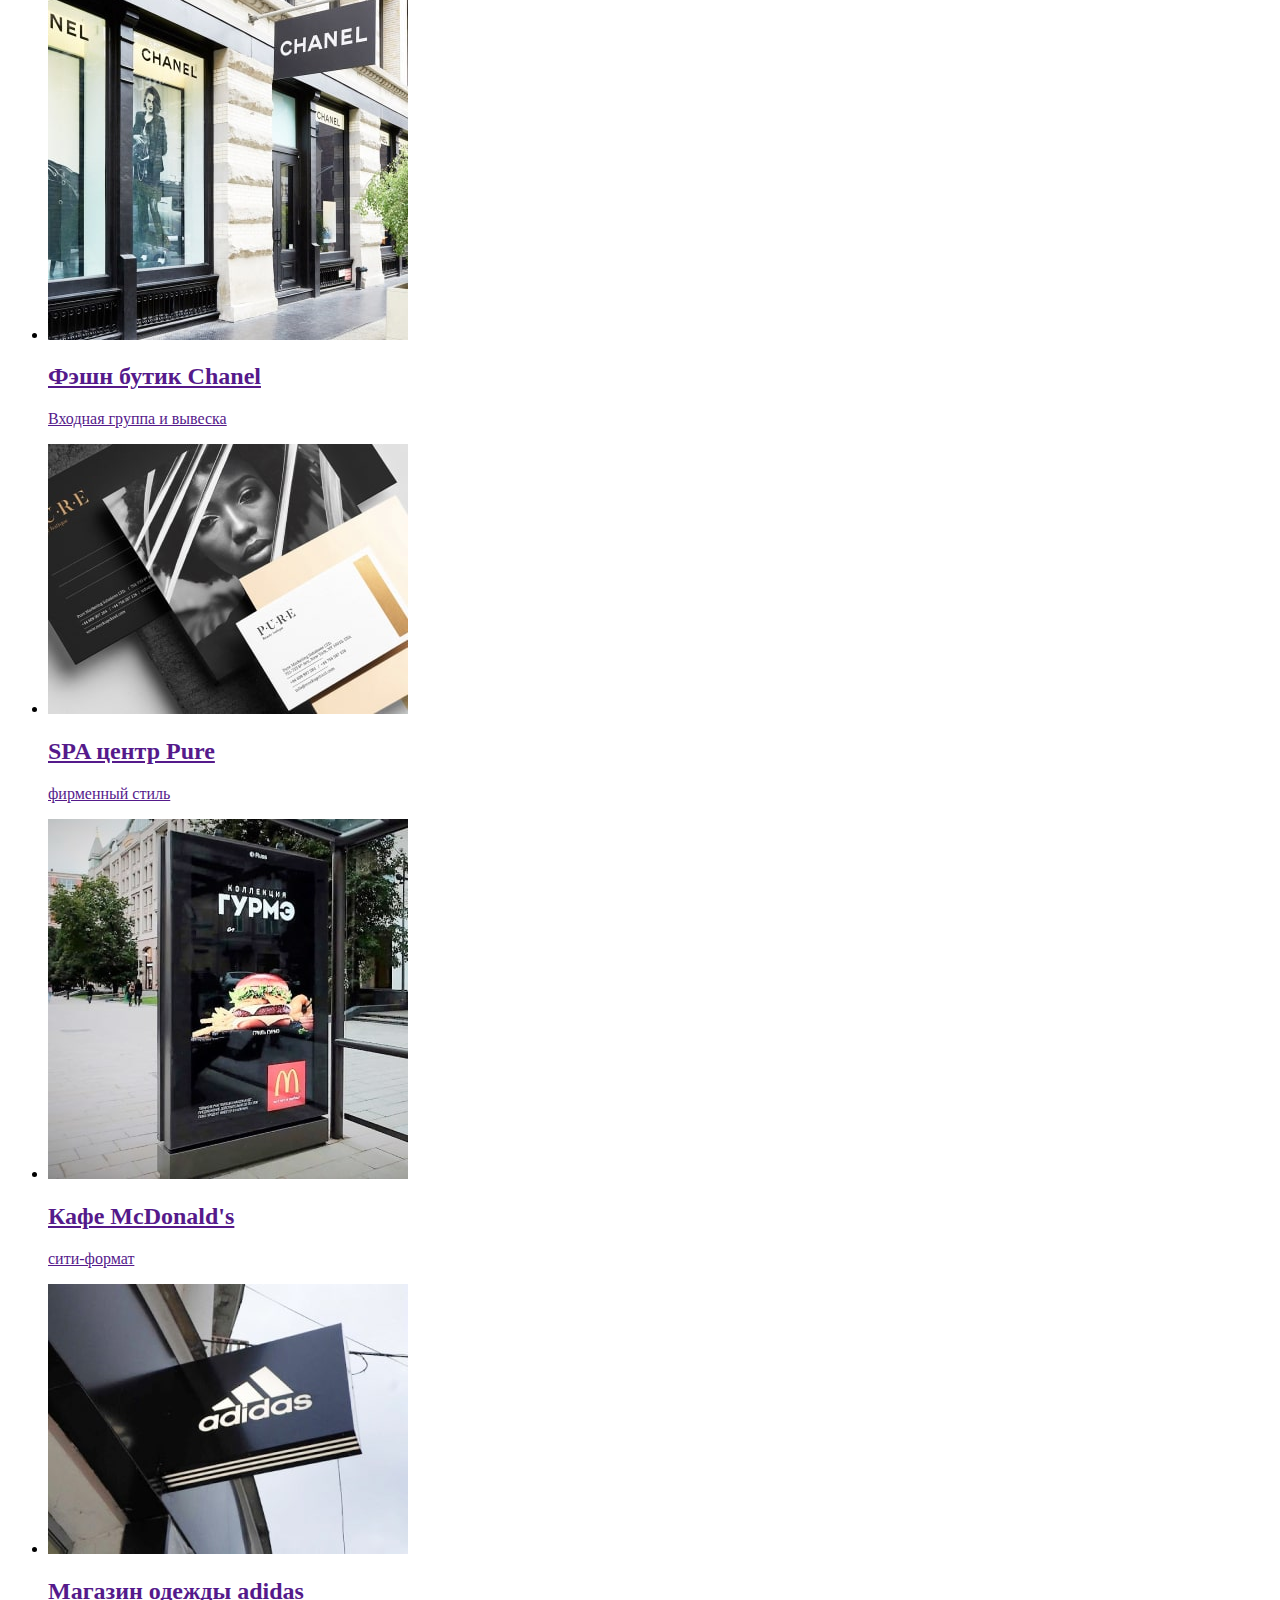
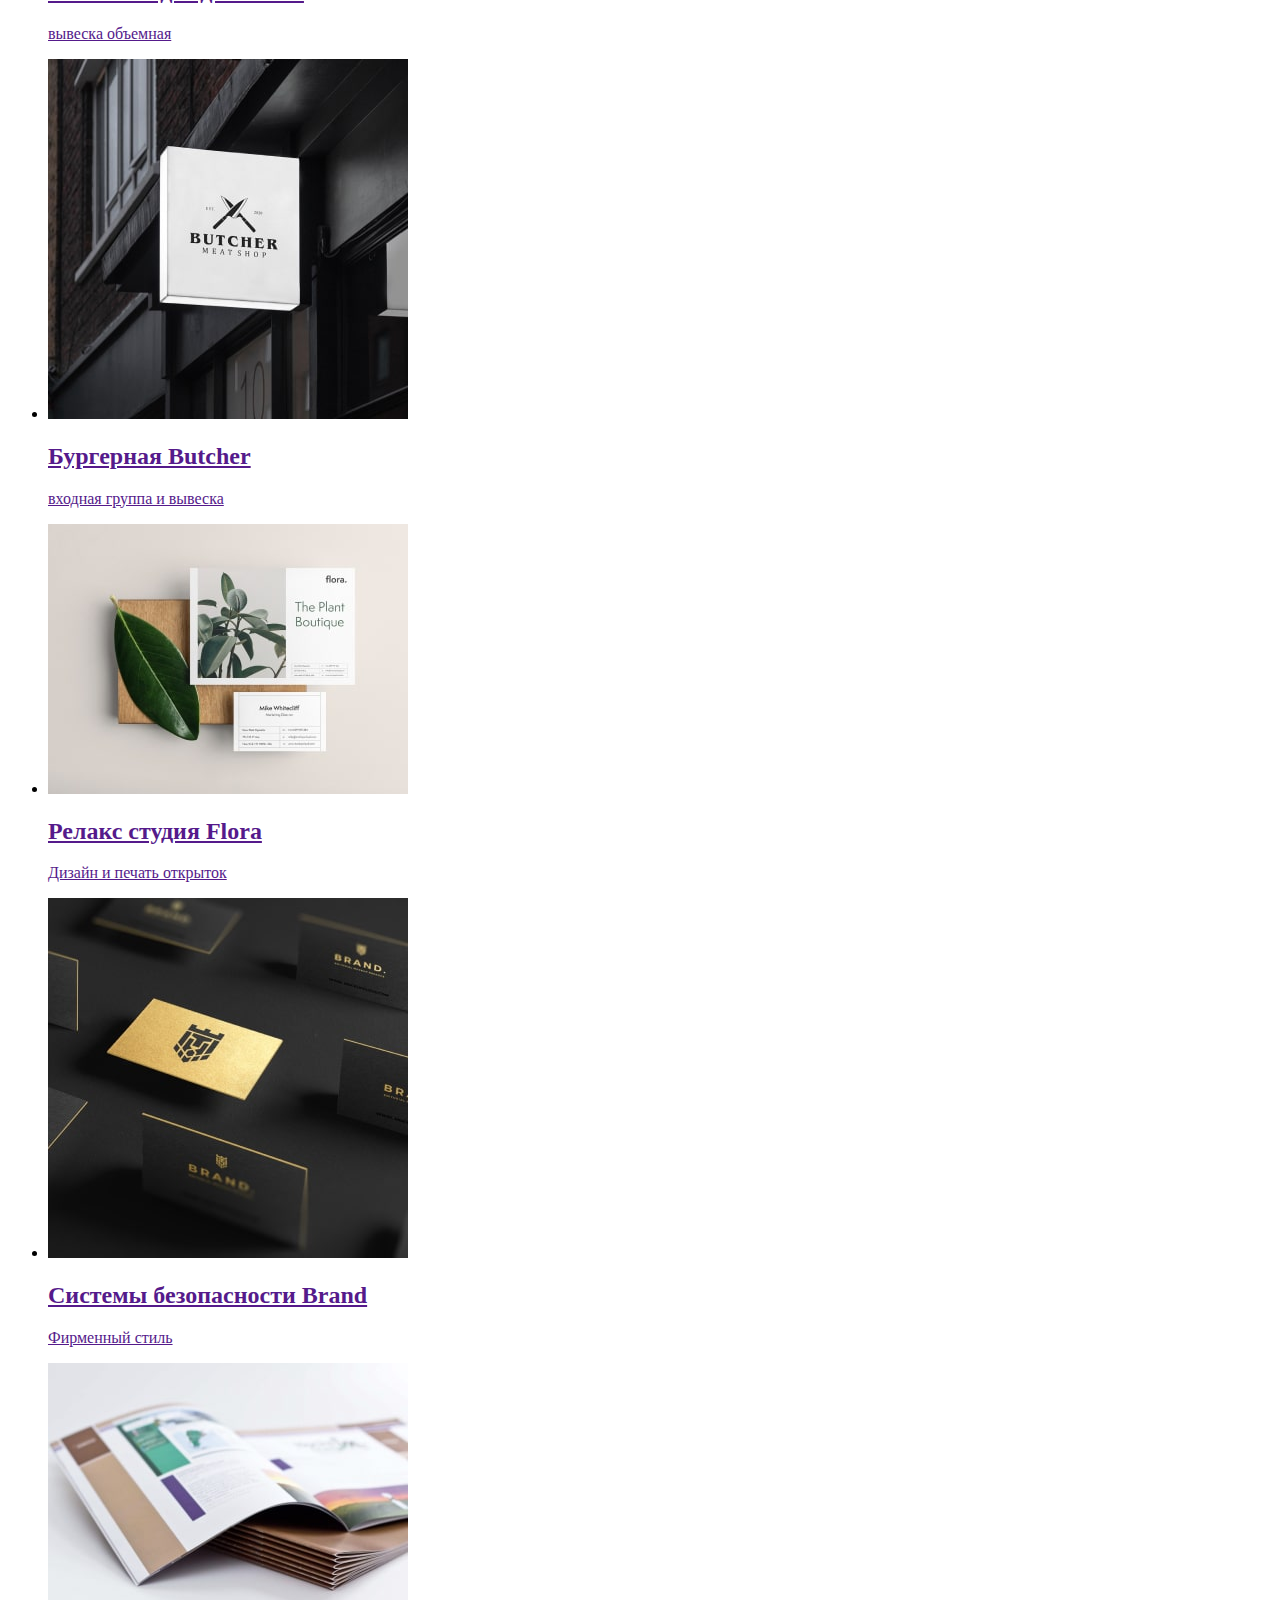
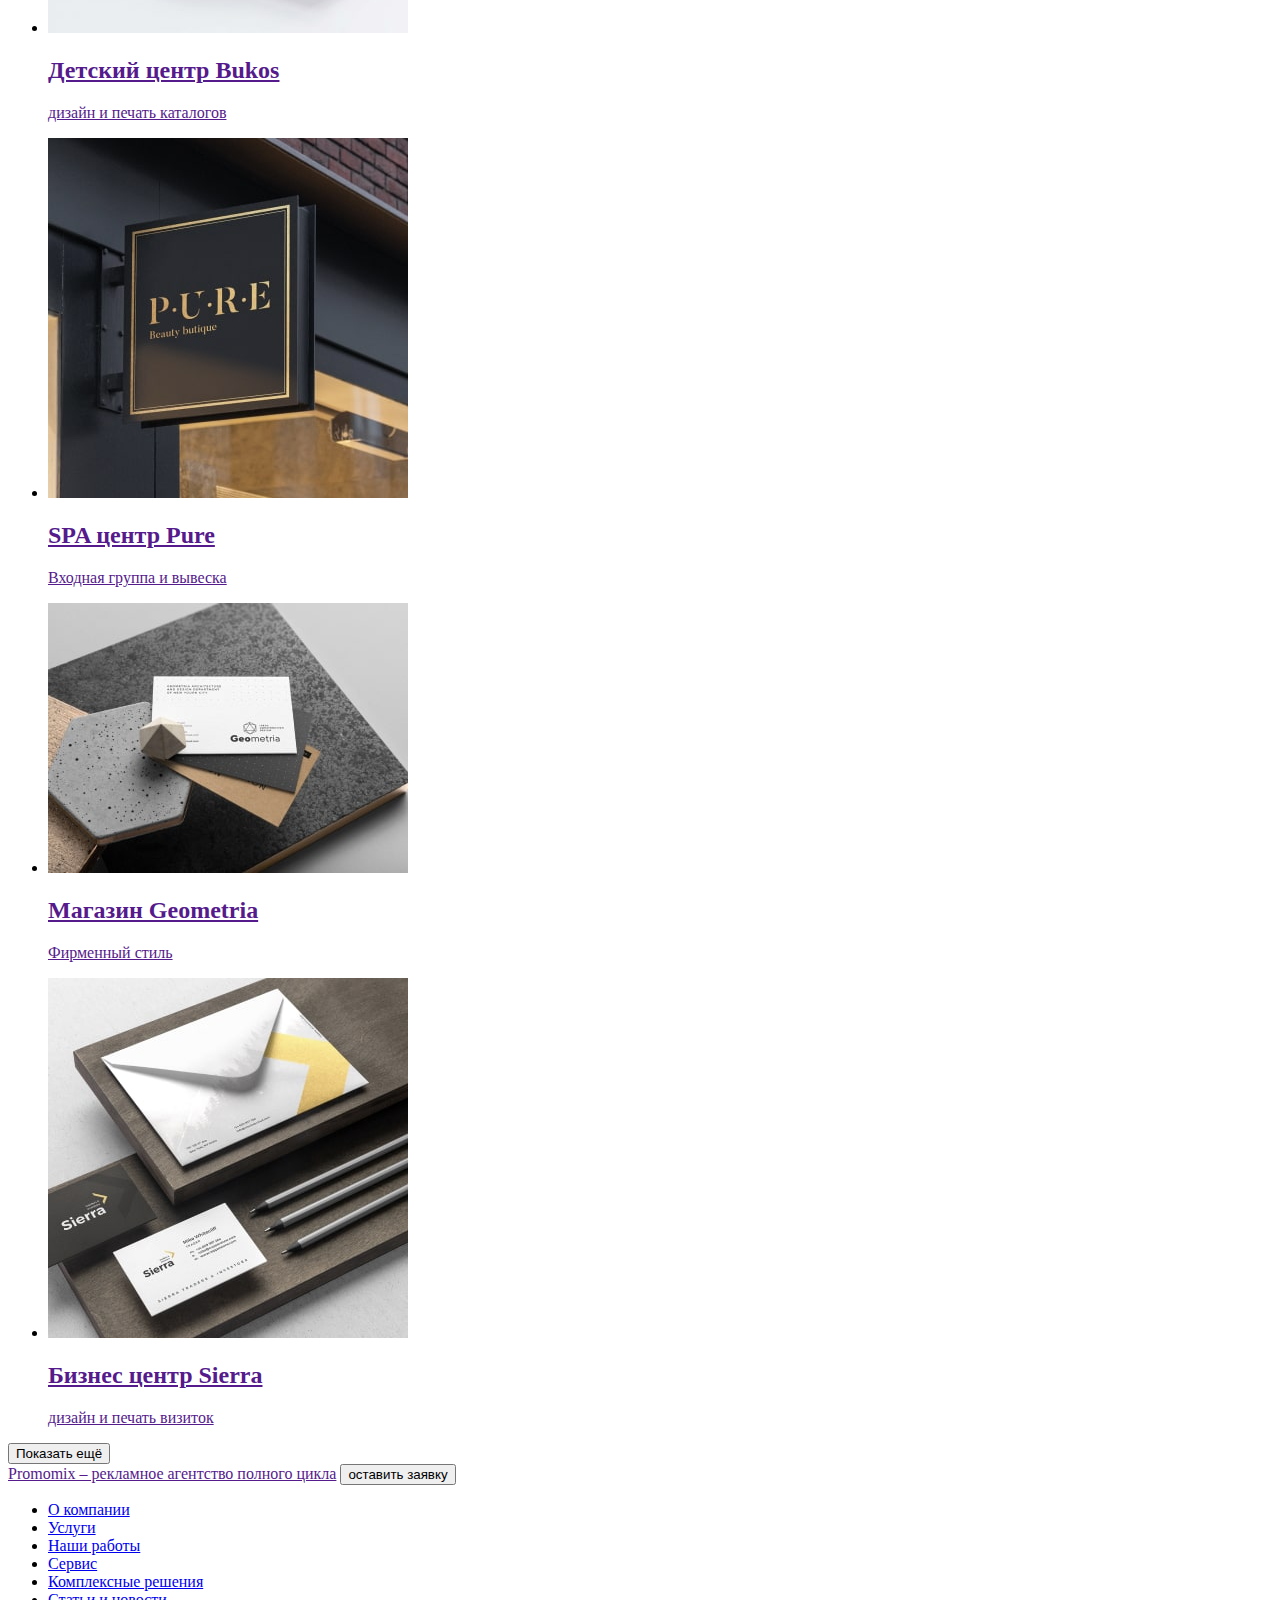
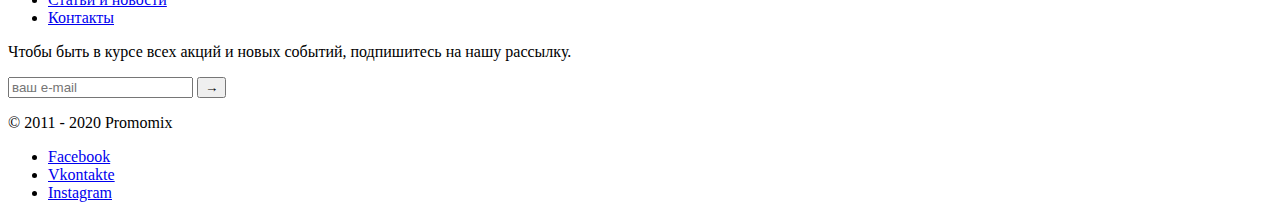
<file: html/works.html>
<!DOCTYPE html>
<html lang="ru">
  <head>
    <meta charset="UTF-8" />
    <meta http-equiv="X-UA-Compatible" content="IE=edge" />
    <meta name="viewport" content="width=device-width, initial-scale=1.0" />
    <title>Наши работы</title>
  </head>
  <body>
    <header>
      <a href="../index.html">promomix</a>
      <nav>
        <ul>
          <li>
            <button type="button">поиск</button>
          </li>
          <li>
            <a href="tel:+84964290900">8 496 429 09 00</a>
          </li>
          <li>
            <button type="button">оставить заявку</button>
          </li>
        </ul>
      </nav>
    </header>
    <main>
      <!-- works -->
      <section>
        <h1>Наши работы</h1>
        <div>
          <select name="/">
            <option value="">Все услуги</option>
            <option value="">Наружная реклама</option>
            <option value="">Широкоформатная печать</option>
            <option value="">Рекламная полиграфия</option>
            <option value="">Сувенирная продукция</option>
            <option value="">Внутренняя реклама</option>
            <option value="">Гравировка и резка</option>
            <option value="">Брендирование одежды</option>
            <option value="">Брендирование транспорта</option>
          </select>
          <p>Сортировать:</p>
          <select name="/">
            <option value="">по дате</option>
            <option value="">по типу</option>
            <option value="">по цене</option>
          </select>
        </div>
        <ul>
          <li>
            <a href="">
              <img
                src="../images/works/starbucks.jpg"
                alt="вывеска Starbucks Coffee"
                width="360"
                height="270"
              />
              <h2>Кафе Starbucks Coffee</h2>
              <p>Вывеска объемная</p>
            </a>
          </li>
          <li>
            <a href="">
              <img
                src="../images/works/emosi.jpg"
                alt="вывеска объемная сеть ресторанов Emosi"
                width="360"
                height="360"
              />
              <h2>Сеть ресторанов Emosi</h2>
              <p>Входная группа и вывеска</p>
            </a>
          </li>
          <li>
            <a href="">
              <img
                src="../images/works/studio-flora.jpg"
                alt="фирменный стиль релакс студия flora"
                width="360"
                height="270"
              />
              <h2>Релакс студия Flora</h2>
              <p>фирменный стиль</p>
            </a>
          </li>
          <li>
            <a href="">
              <img
                src="../images/works/levis.jpg"
                alt="вывеска магазин Levi's"
                width="360"
                height="360"
              />
              <h2>Магазин Levi's</h2>
              <p>Входная группа и вывеска</p>
            </a>
          </li>
          <li>
            <a href="">
              <img
                src="../images/works/Sierra.jpg"
                alt="фирменный стиль бизнес центр sierra"
                width="360"
                height="270"
              />
              <h2>Бизнес центр Sierra</h2>
              <p>фирменный стиль</p>
            </a>
          </li>
          <li>
            <a href="">
              <img
                src="../images/works/bottem.jpg"
                alt="объемная вывеска"
                width="360"
                height="360"
              />
              <h2>Салон красоты Bottem</h2>
              <p>объемная вывеска</p>
            </a>
          </li>
          <li>
            <a href="">
              <img
                src="../images/works/butik-flora.jpg"
                alt="наружная реклама бутик Flora"
                width="360"
                height="270"
              />
              <h2>Bio бутик Flora</h2>
              <p>наружная реклама</p>
            </a>
          </li>
          <li>
            <a href="">
              <img
                src="../images/works/chanel.jpg"
                alt="вывеска магазина Chanel"
                width="360"
                height="360"
              />
              <h2>Фэшн бутик Chanel</h2>
              <p>Входная группа и вывеска</p>
            </a>
          </li>
          <li>
            <a href="">
              <img
                src="../images/works/spa-pure.jpg"
                alt="полиграфия спа центр Pure"
                width="360"
                height="270"
              />
              <h2>SPA центр Pure</h2>
              <p>фирменный стиль</p>
            </a>
          </li>
          <li>
            <a href="">
              <img
                src="../images/works/mcdonalds.jpg"
                alt="сити-формат McDonald's"
                width="360"
                height="360"
              />
              <h2>Кафе McDonald's</h2>
              <p>сити-формат</p>
            </a>
          </li>
          <li>
            <a href="">
              <img
                src="../images/works/adidas.jpg"
                alt="вывеска объемная adidas"
                width="360"
                height="270"
              />
              <h2>Магазин одежды adidas</h2>
              <p>вывеска объемная</p>
            </a>
          </li>
          <li>
            <a href="">
              <img
                src="../images/works/butcher.jpg"
                alt="вывеска Butcher"
                width="360"
                height="360"
              />
              <h2>Бургерная Butcher</h2>
              <p>входная группа и вывеска</p>
            </a>
          </li>
          <li>
            <a href="">
              <img
                src="../images/works/studio-flora2.jpg"
                alt="открытки релакс студия Flora"
                width="360"
                height="270"
              />
              <h2>Релакс студия Flora</h2>
              <p>Дизайн и печать открыток</p>
            </a>
          </li>
          <li>
            <a href="">
              <img
                src="../images/works/brand.jpg"
                alt="визитки brand"
                width="360"
                height="360"
              />
              <h2>Системы безопасности Brand</h2>
              <p>Фирменный стиль</p>
            </a>
          </li>
          <li>
            <a href="">
              <img
                src="../images/works/bukos.jpg"
                alt="печатные каталоги"
                width="360"
                height="270"
              />
              <h2>Детский центр Bukos</h2>
              <p>дизайн и печать каталогов</p>
            </a>
          </li>
          <li>
            <a href="">
              <img
                src="../images/works/spa-pure2.jpg"
                alt="вывеска спа центр Pure"
                width="360"
                height="360"
              />
              <h2>SPA центр Pure</h2>
              <p>Входная группа и вывеска</p>
            </a>
          </li>
          <li>
            <a href="">
              <img
                src="../images/works/geometria.jpg"
                alt="визитки магазин geometria"
                width="360"
                height="270"
              />
              <h2>Магазин Geometria</h2>
              <p>Фирменный стиль</p>
            </a>
          </li>
          <li>
            <a href="">
              <img
                src="../images/works/Sierra2.jpg"
                alt="визитки бизнес центр Sierra"
                width="360"
                height="360"
              />
              <h2>Бизнес центр Sierra</h2>
              <p>дизайн и печать визиток</p>
            </a>
          </li>
        </ul>
        <button type="button">Показать ещё</button>
      </section>

      <!-- footer -->
      <footer>
        <div>
          <div>
            <a href="">Promomix – рекламное агентство полного цикла</a>
            <button type="button">оставить заявку</button>
          </div>
          <nav>
            <ul>
              <li>
                <a href="../html/about.html">О компании</a>
              </li>
              <li>
                <a href="../html/features.html">Услуги</a>
              </li>
              <li>
                <a href="../html/works.html">Наши работы</a>
              </li>
              <li>
                <a href="../html/services.html">Сервис</a>
              </li>
              <li>
                <a href="../html/complex.html">Комплексные решения</a>
              </li>
              <li>
                <a href="../html/posts.html">Статьи и новости</a>
              </li>
              <li>
                <a href="/">Контакты</a>
              </li>
            </ul>
          </nav>
          <div>
            <p>
              Чтобы быть в курсе всех акций и новых событий, подпишитесь на нашу
              рассылку.
            </p>
            <form>
              <input type="email" placeholder="ваш e-mail" />
              <button type="submit">&#8594;</button>
            </form>
          </div>
        </div>
        <div>
          <p>&copy; 2011 - 2020 Promomix</p>
          <ul>
            <li>
              <a href="/">Facebook</a>
            </li>
            <li>
              <a href="/">Vkontakte</a>
            </li>
            <li>
              <a href="/">Instagram</a>
            </li>
          </ul>
        </div>
      </footer>
    </main>
  </body>
</html>
</file>
<file: fonts/stylesheet.css>
/* This stylesheet generated by Transfonter (https://transfonter.org) on December 7, 2017 5:54 PM */

@font-face {
    font-family: 'TT Norms ExtraBold';
    src: url('TTNorms-ExtraBoldItalic.eot');
    src: local('TT Norms ExtraBold Italic'), local('TTNorms-ExtraBoldItalic'),
        url('TTNorms-ExtraBoldItalic.eot?#iefix') format('embedded-opentype'),
        url('TTNorms-ExtraBoldItalic.woff') format('woff'),
        url('TTNorms-ExtraBoldItalic.ttf') format('truetype');
    font-weight: 800;
    font-style: italic;
}

@font-face {
    font-family: 'TT Norms';
    src: url('TTNorms-Bold.eot');
    src: local('TT Norms Bold'), local('TTNorms-Bold'),
        url('TTNorms-Bold.eot?#iefix') format('embedded-opentype'),
        url('TTNorms-Bold.woff') format('woff'),
        url('TTNorms-Bold.ttf') format('truetype');
    font-weight: bold;
    font-style: normal;
}

@font-face {
    font-family: 'TT Norms';
    src: url('TTNorms-Thin.eot');
    src: local('TT Norms Thin'), local('TTNorms-Thin'),
        url('TTNorms-Thin.eot?#iefix') format('embedded-opentype'),
        url('TTNorms-Thin.woff') format('woff'),
        url('TTNorms-Thin.ttf') format('truetype');
    font-weight: 100;
    font-style: normal;
}

@font-face {
    font-family: 'TT Norms';
    src: url('TTNorms-Regular.eot');
    src: local('TT Norms Regular'), local('TTNorms-Regular'),
        url('TTNorms-Regular.eot?#iefix') format('embedded-opentype'),
        url('TTNorms-Regular.woff') format('woff'),
        url('TTNorms-Regular.ttf') format('truetype');
    font-weight: normal;
    font-style: normal;
}

@font-face {
    font-family: 'TT Norms Thin';
    src: url('TTNorms-ThinItalic.eot');
    src: local('TT Norms Thin Italic'), local('TTNorms-ThinItalic'),
        url('TTNorms-ThinItalic.eot?#iefix') format('embedded-opentype'),
        url('TTNorms-ThinItalic.woff') format('woff'),
        url('TTNorms-ThinItalic.ttf') format('truetype');
    font-weight: 100;
    font-style: italic;
}

@font-face {
    font-family: 'TT Norms';
    src: url('TTNorms-Italic.eot');
    src: local('TT Norms Italic'), local('TTNorms-Italic'),
        url('TTNorms-Italic.eot?#iefix') format('embedded-opentype'),
        url('TTNorms-Italic.woff') format('woff'),
        url('TTNorms-Italic.ttf') format('truetype');
    font-weight: normal;
    font-style: italic;
}

@font-face {
    font-family: 'TT Norms';
    src: url('TTNorms-Heavy.eot');
    src: local('TT Norms Heavy'), local('TTNorms-Heavy'),
        url('TTNorms-Heavy.eot?#iefix') format('embedded-opentype'),
        url('TTNorms-Heavy.woff') format('woff'),
        url('TTNorms-Heavy.ttf') format('truetype');
    font-weight: 900;
    font-style: normal;
}

@font-face {
    font-family: 'TT Norms';
    src: url('TTNorms-Light.eot');
    src: local('TT Norms Light'), local('TTNorms-Light'),
        url('TTNorms-Light.eot?#iefix') format('embedded-opentype'),
        url('TTNorms-Light.woff') format('woff'),
        url('TTNorms-Light.ttf') format('truetype');
    font-weight: 300;
    font-style: normal;
}

@font-face {
    font-family: 'TT Norms Black';
    src: url('TTNorms-BlackItalic.eot');
    src: local('TT Norms Black Italic'), local('TTNorms-BlackItalic'),
        url('TTNorms-BlackItalic.eot?#iefix') format('embedded-opentype'),
        url('TTNorms-BlackItalic.woff') format('woff'),
        url('TTNorms-BlackItalic.ttf') format('truetype');
    font-weight: 900;
    font-style: italic;
}

@font-face {
    font-family: 'TT Norms';
    src: url('TTNorms-ExtraLight.eot');
    src: local('TT Norms ExtraLight'), local('TTNorms-ExtraLight'),
        url('TTNorms-ExtraLight.eot?#iefix') format('embedded-opentype'),
        url('TTNorms-ExtraLight.woff') format('woff'),
        url('TTNorms-ExtraLight.ttf') format('truetype');
    font-weight: 200;
    font-style: normal;
}

@font-face {
    font-family: 'TT Norms Light';
    src: url('TTNorms-LightItalic.eot');
    src: local('TT Norms Light Italic'), local('TTNorms-LightItalic'),
        url('TTNorms-LightItalic.eot?#iefix') format('embedded-opentype'),
        url('TTNorms-LightItalic.woff') format('woff'),
        url('TTNorms-LightItalic.ttf') format('truetype');
    font-weight: 300;
    font-style: italic;
}

@font-face {
    font-family: 'TT Norms ExtraLight';
    src: url('TTNorms-ExtraLightItalic.eot');
    src: local('TT Norms ExtraLight Italic'), local('TTNorms-ExtraLightItalic'),
        url('TTNorms-ExtraLightItalic.eot?#iefix') format('embedded-opentype'),
        url('TTNorms-ExtraLightItalic.woff') format('woff'),
        url('TTNorms-ExtraLightItalic.ttf') format('truetype');
    font-weight: 200;
    font-style: italic;
}

@font-face {
    font-family: 'TT Norms Bold';
    src: url('TTNorms-BoldItalic.eot');
    src: local('TT Norms Bold Italic'), local('TTNorms-BoldItalic'),
        url('TTNorms-BoldItalic.eot?#iefix') format('embedded-opentype'),
        url('TTNorms-BoldItalic.woff') format('woff'),
        url('TTNorms-BoldItalic.ttf') format('truetype');
    font-weight: bold;
    font-style: italic;
}

@font-face {
    font-family: 'TT Norms';
    src: url('TTNorms-Medium.eot');
    src: local('TT Norms Medium'), local('TTNorms-Medium'),
        url('TTNorms-Medium.eot?#iefix') format('embedded-opentype'),
        url('TTNorms-Medium.woff') format('woff'),
        url('TTNorms-Medium.ttf') format('truetype');
    font-weight: 500;
    font-style: normal;
}

@font-face {
    font-family: 'TT Norms';
    src: url('TTNorms-Black.eot');
    src: local('TT Norms Black'), local('TTNorms-Black'),
        url('TTNorms-Black.eot?#iefix') format('embedded-opentype'),
        url('TTNorms-Black.woff') format('woff'),
        url('TTNorms-Black.ttf') format('truetype');
    font-weight: 900;
    font-style: normal;
}

@font-face {
    font-family: 'TT Norms Medium';
    src: url('TTNorms-MediumItalic.eot');
    src: local('TT Norms Medium Italic'), local('TTNorms-MediumItalic'),
        url('TTNorms-MediumItalic.eot?#iefix') format('embedded-opentype'),
        url('TTNorms-MediumItalic.woff') format('woff'),
        url('TTNorms-MediumItalic.ttf') format('truetype');
    font-weight: 500;
    font-style: italic;
}

@font-face {
    font-family: 'TT Norms Heavy';
    src: url('TTNorms-HeavyItalic.eot');
    src: local('TT Norms Heavy Italic'), local('TTNorms-HeavyItalic'),
        url('TTNorms-HeavyItalic.eot?#iefix') format('embedded-opentype'),
        url('TTNorms-HeavyItalic.woff') format('woff'),
        url('TTNorms-HeavyItalic.ttf') format('truetype');
    font-weight: 900;
    font-style: italic;
}

@font-face {
    font-family: 'TT Norms';
    src: url('TTNorms-ExtraBold.eot');
    src: local('TT Norms ExtraBold'), local('TTNorms-ExtraBold'),
        url('TTNorms-ExtraBold.eot?#iefix') format('embedded-opentype'),
        url('TTNorms-ExtraBold.woff') format('woff'),
        url('TTNorms-ExtraBold.ttf') format('truetype');
    font-weight: 800;
    font-style: normal;
}
</file>
